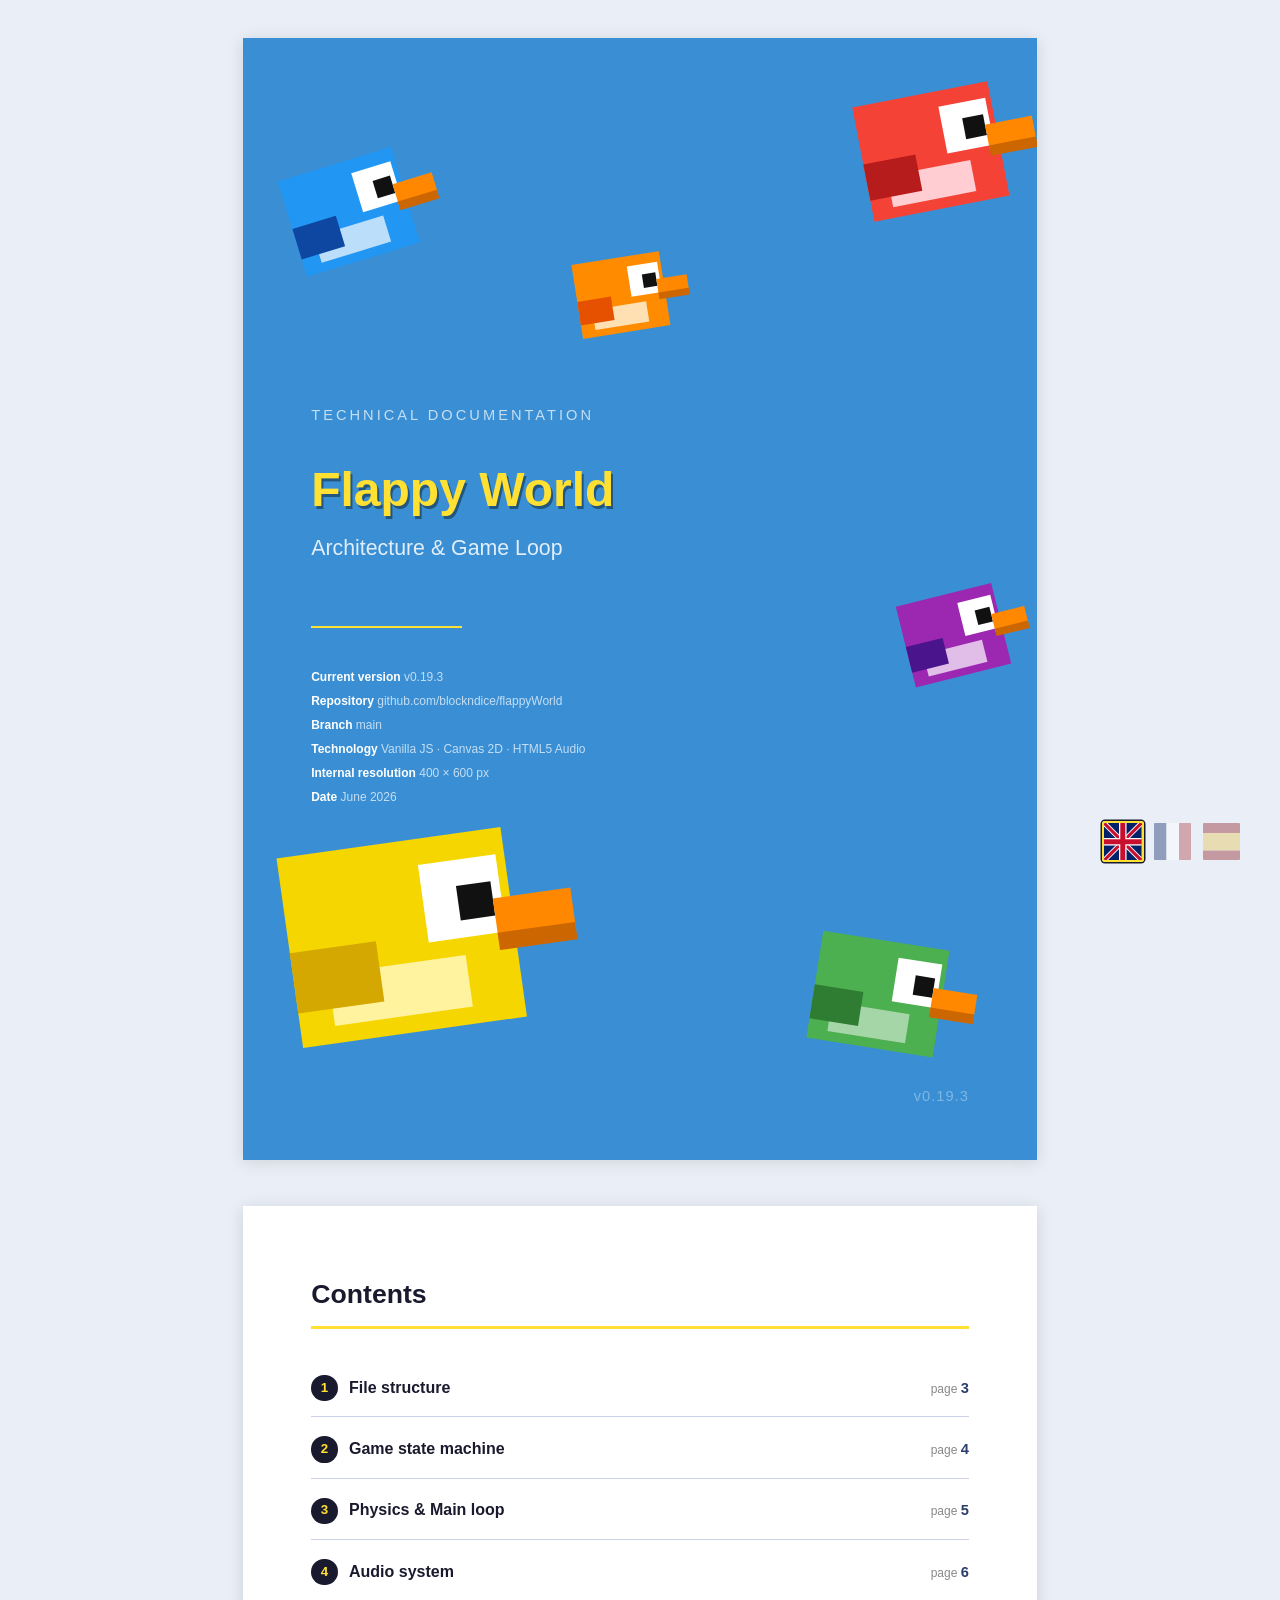
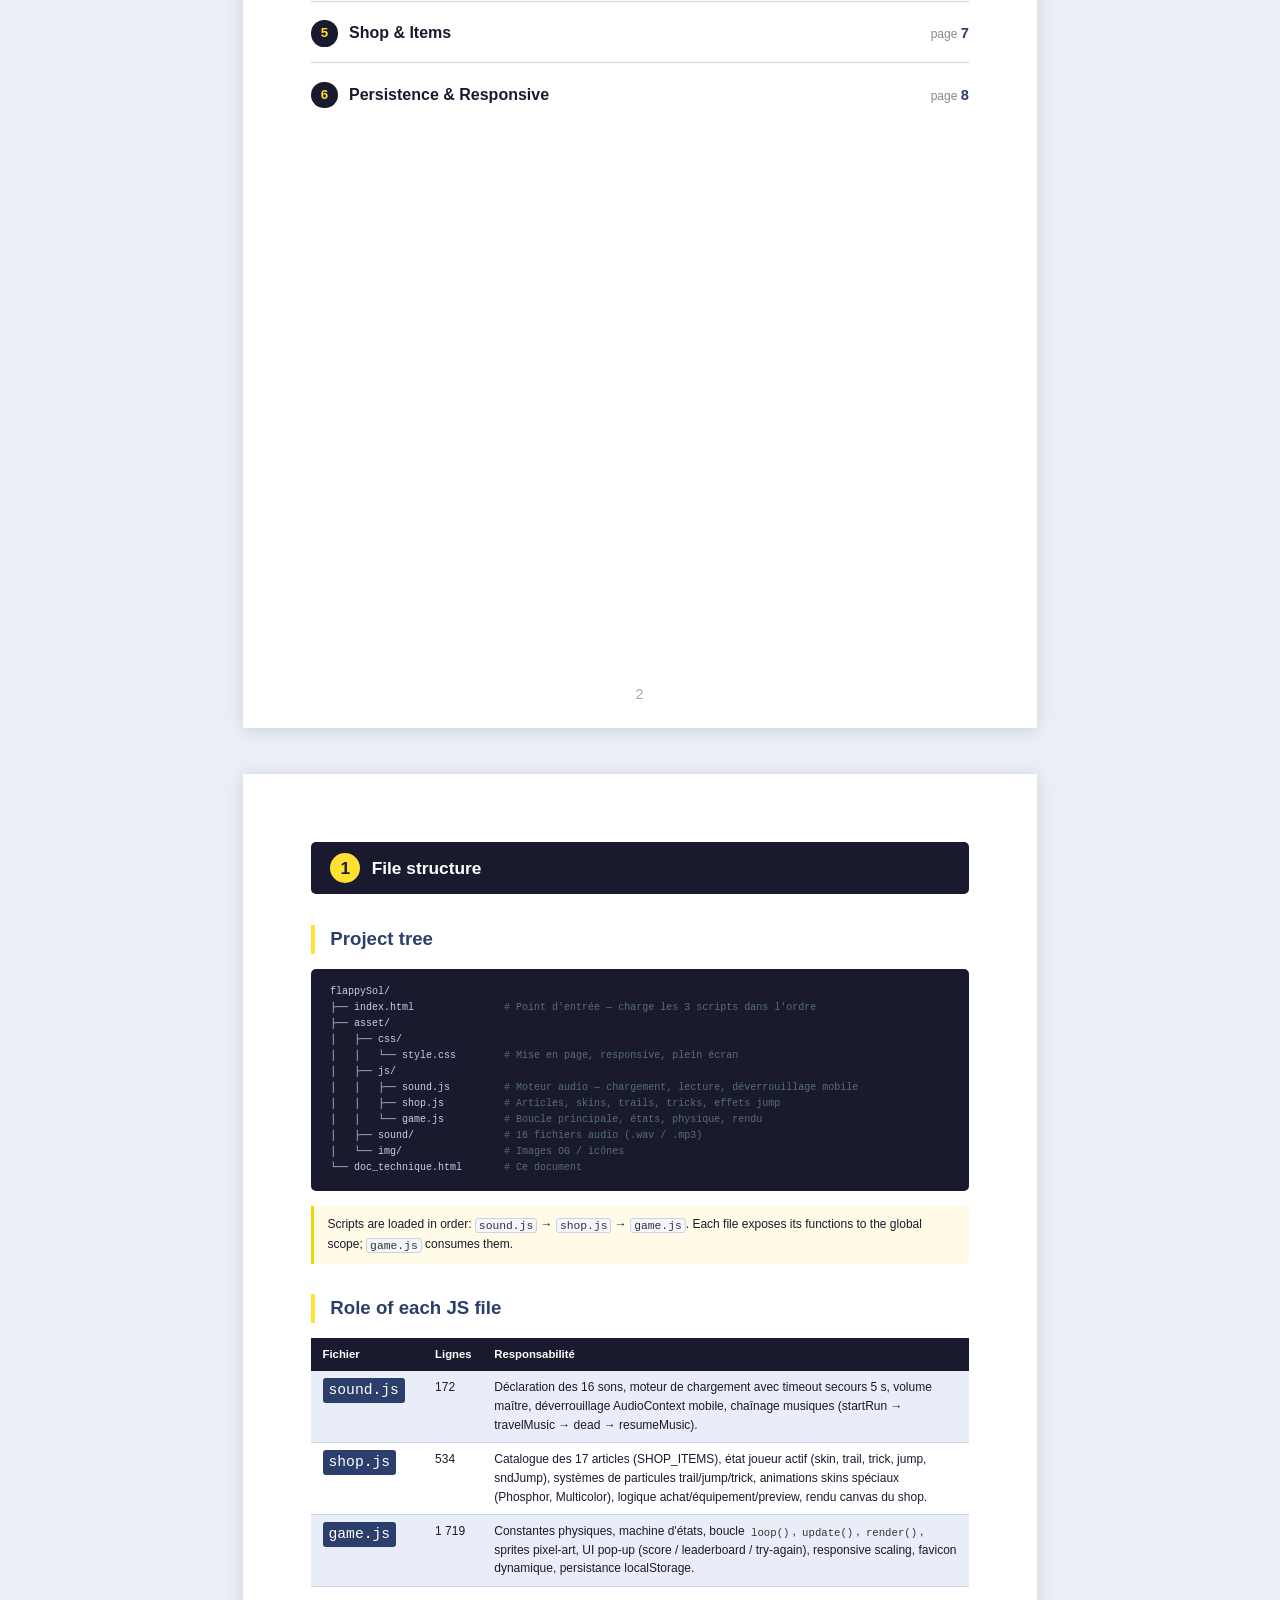
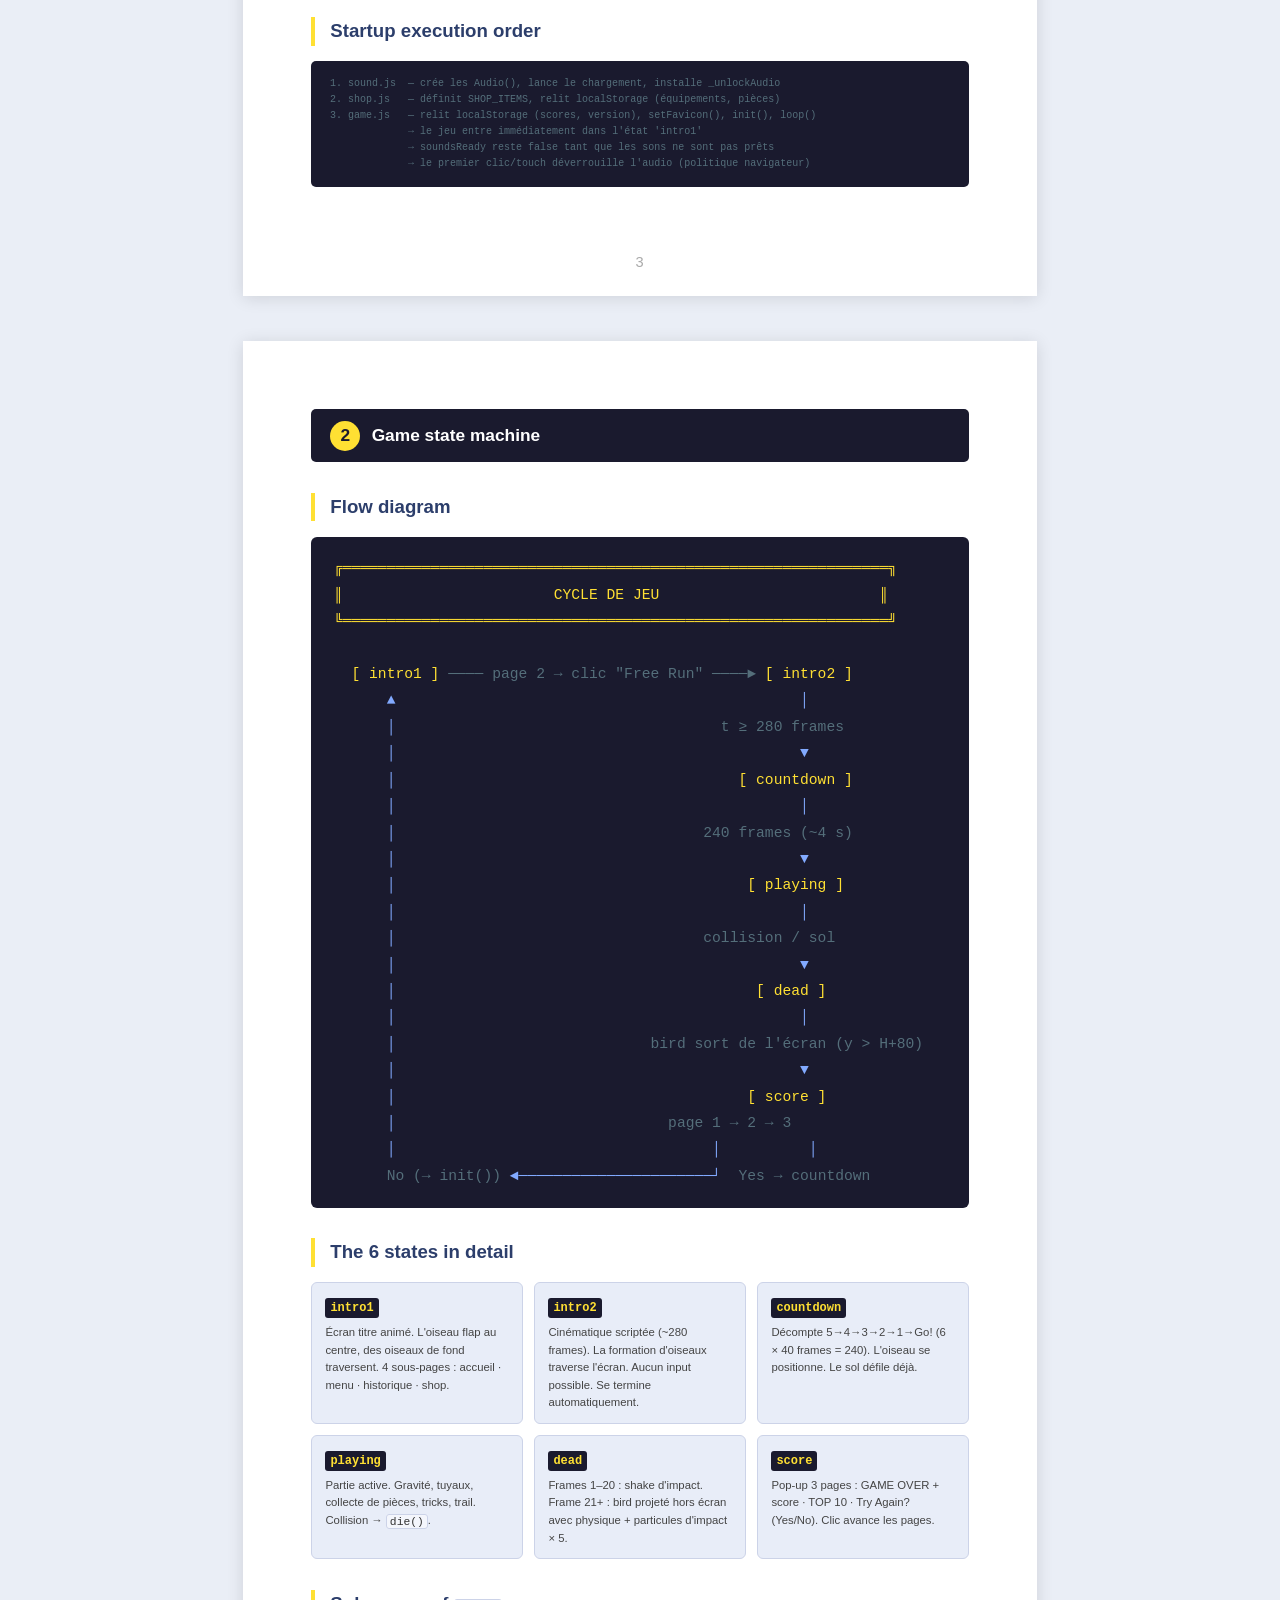
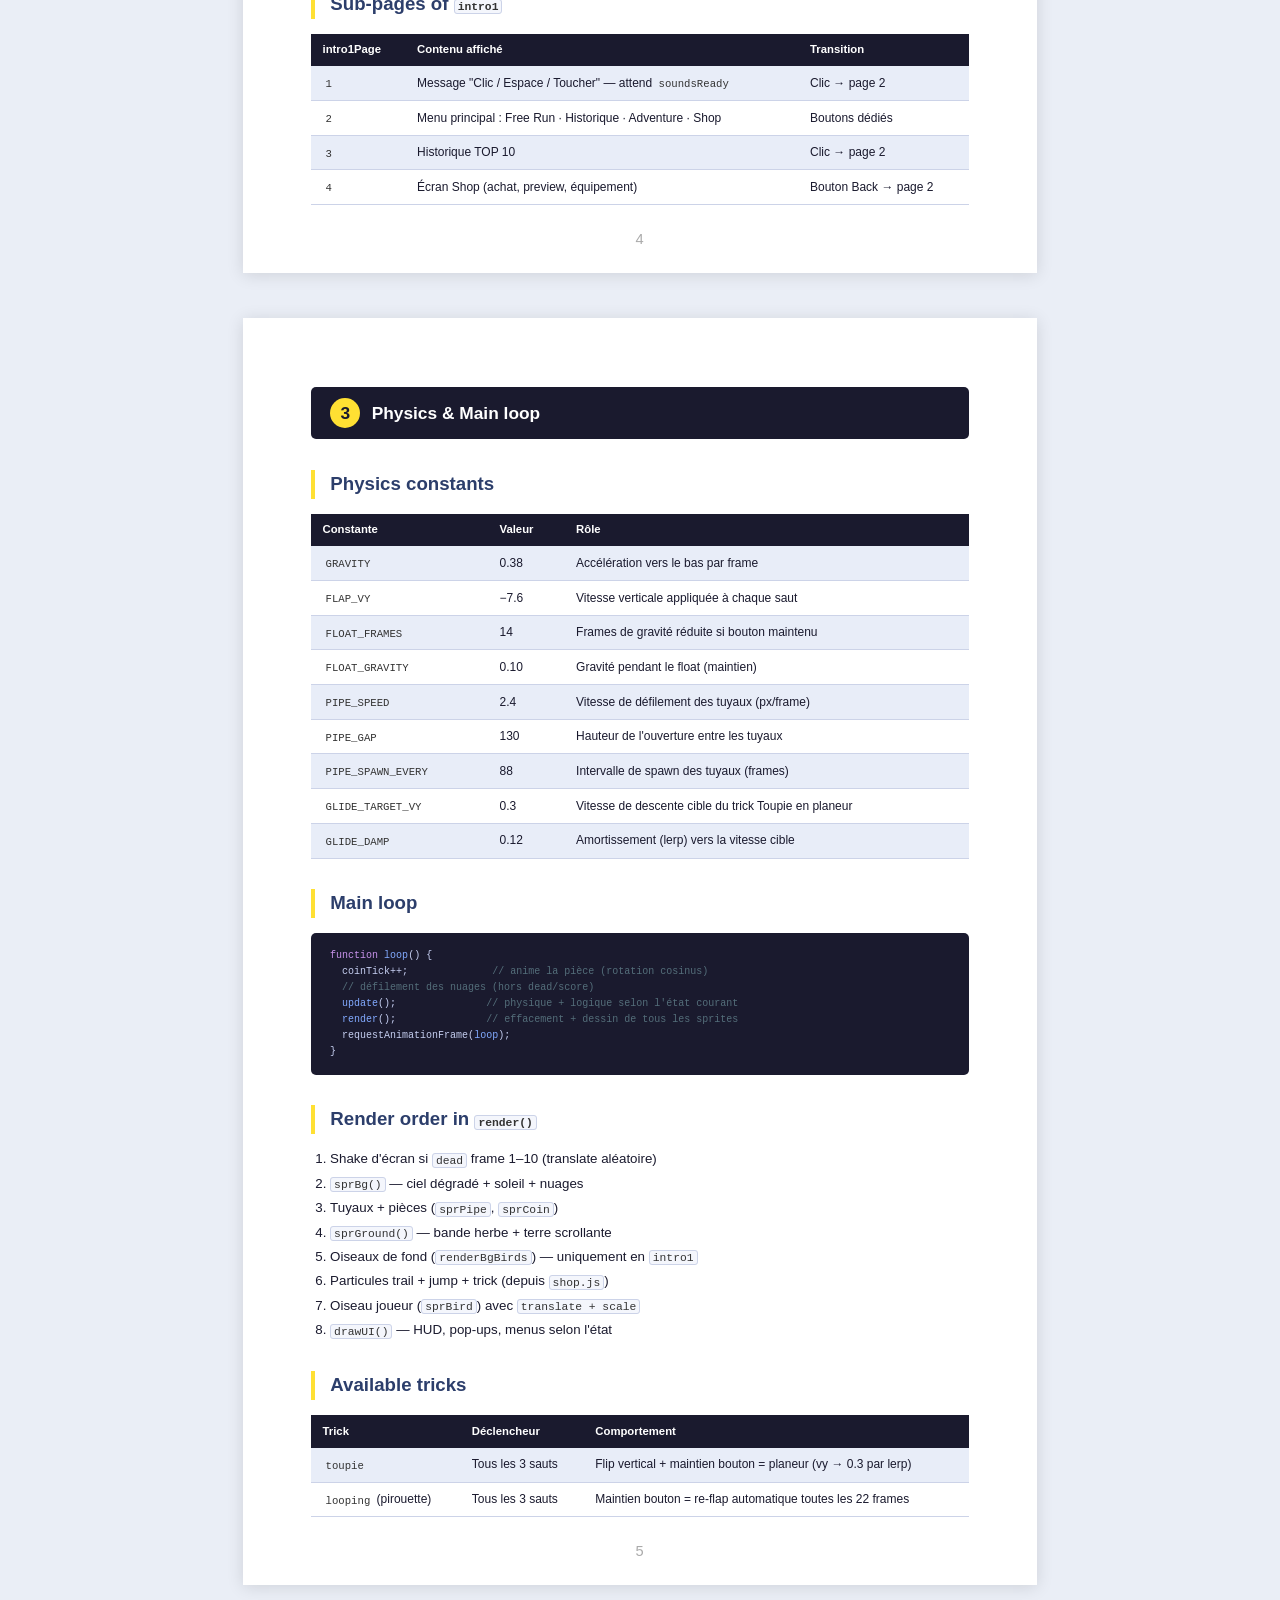
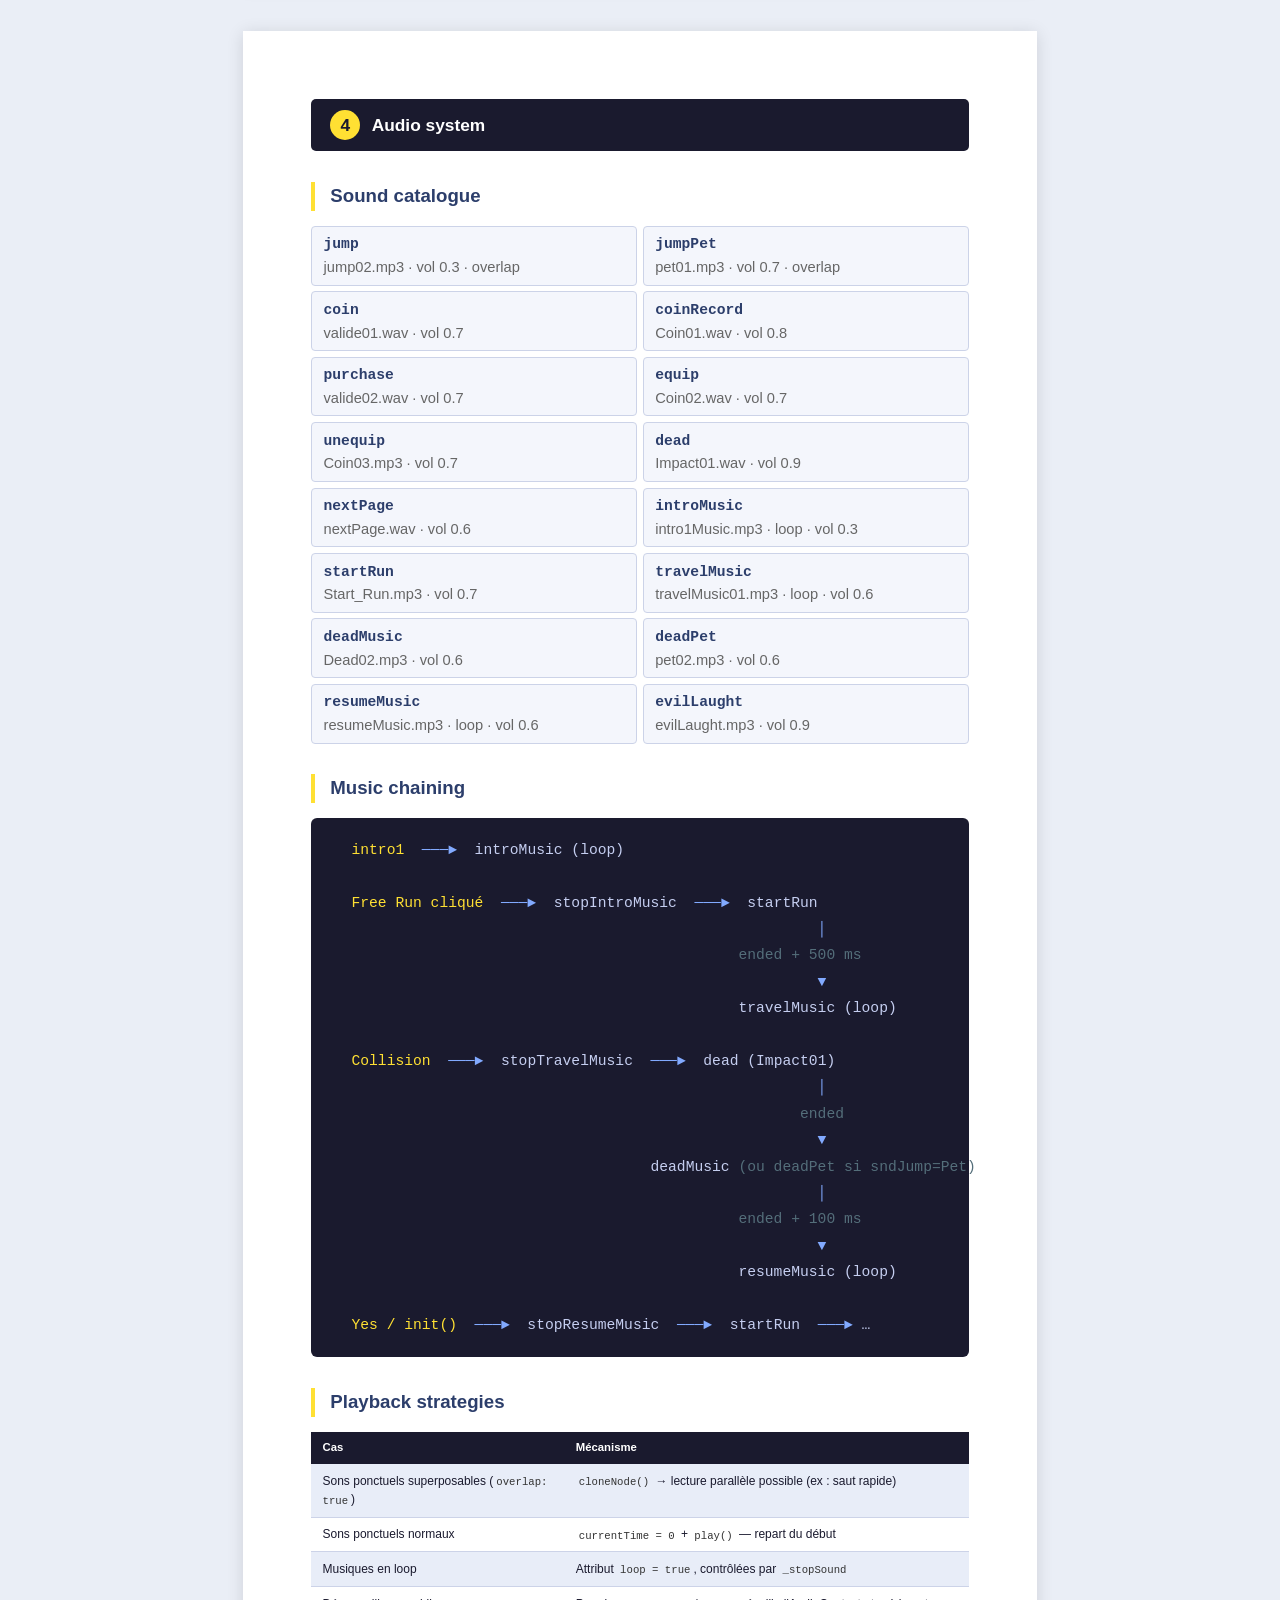
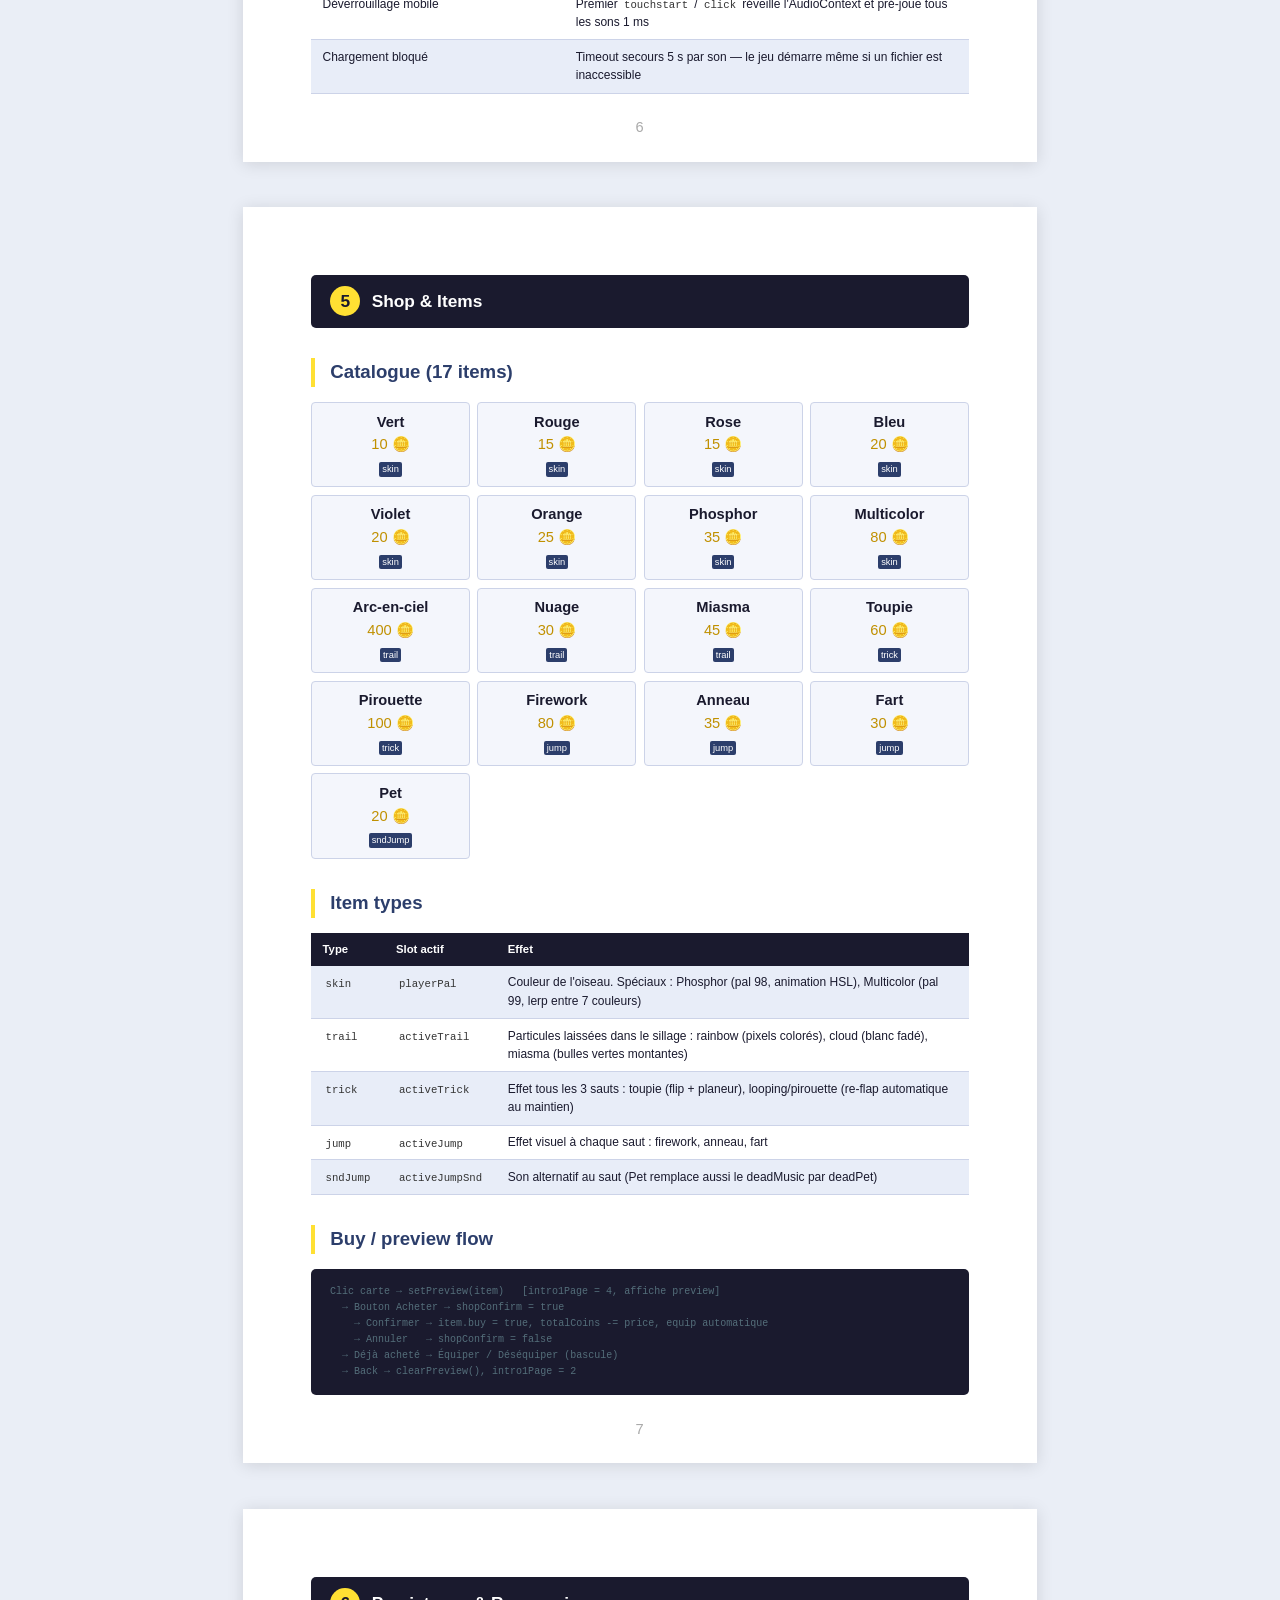
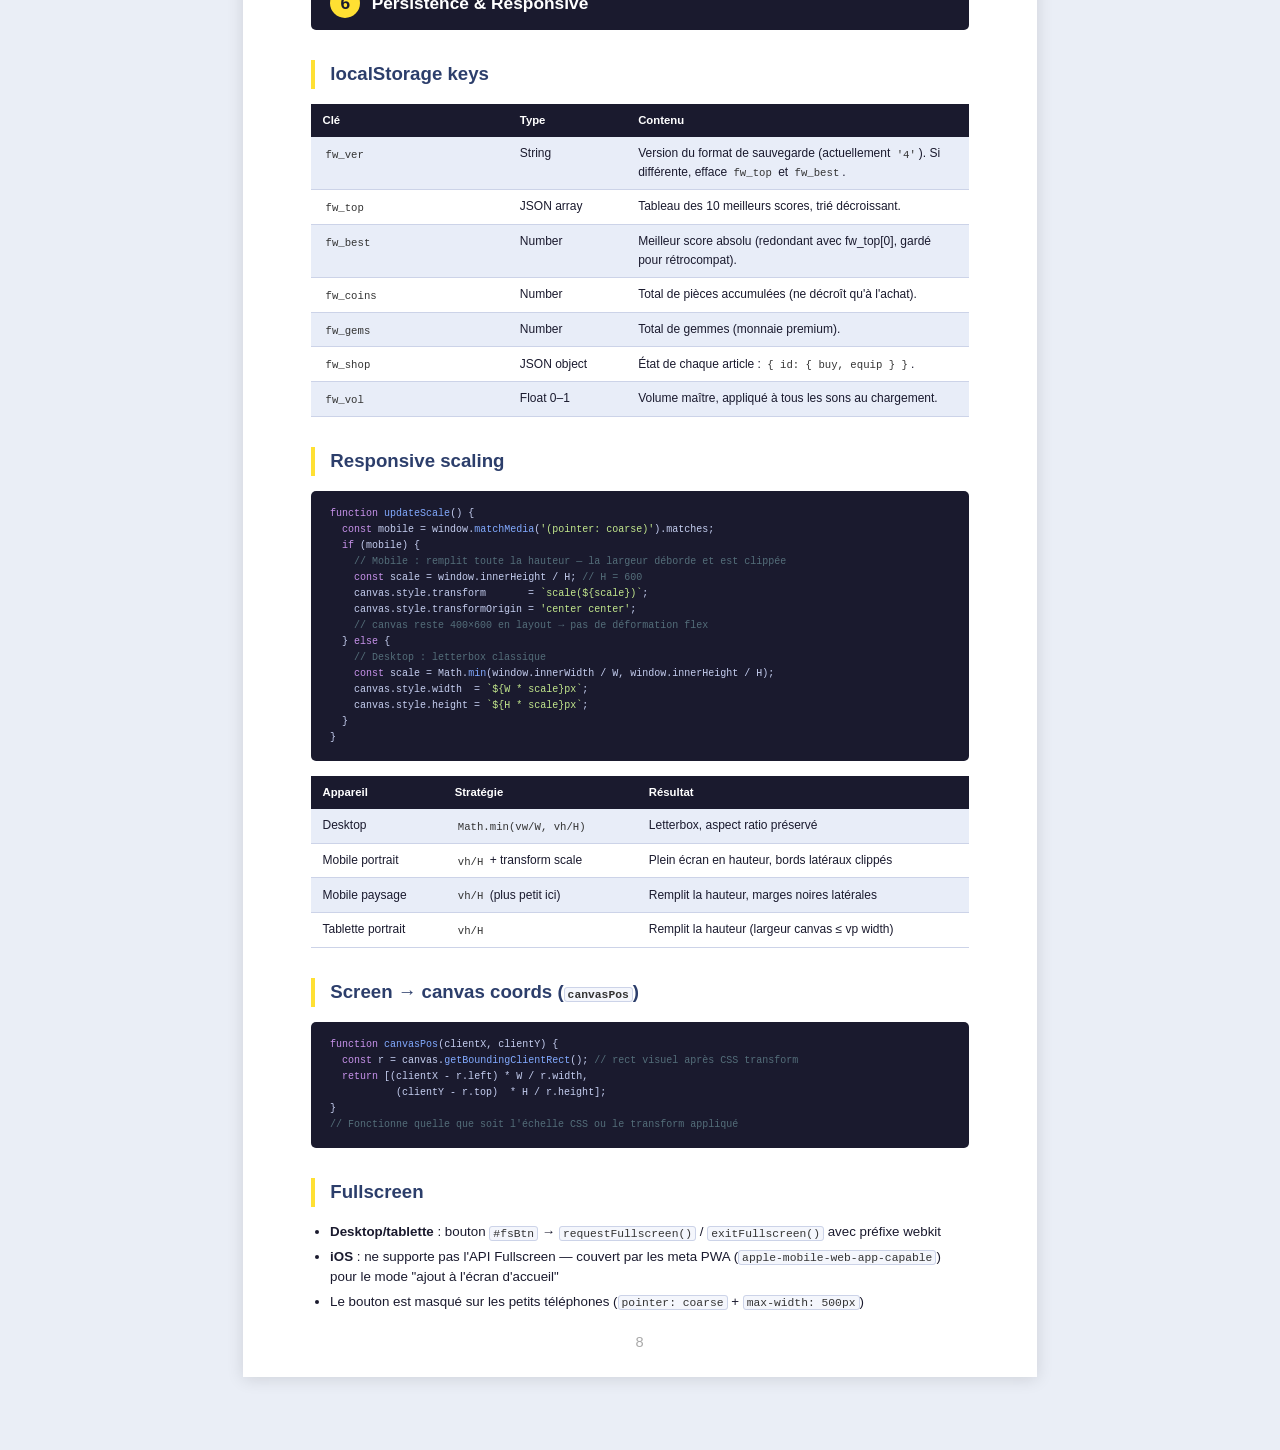
<file: asset/doc/doc_how_make_it.html>
<!DOCTYPE html>
<html lang="en">
<head>
<meta charset="UTF-8"/>
<title>Flappy World — Documentation Technique</title>
  <!-- Open Graph -->
  <meta property="og:type"        content="website">
  <meta property="og:site_name"   content="Block'n Dice">
  <meta property="og:title"       content="Flappy World — Documentation Technique">
  <meta property="og:description" content="Documentation technique de Flappy World par Block'n Dice. Architecture, sécurité et choix technologiques.">
  <meta property="og:url"         content="https://blockndice.github.io/whitePaper/asset/doc/doc_how_make_it.html">
  <meta property="og:image"       content="https://blockndice.github.io/whitePaper/asset/img/og-banner.jpg">
  <!-- Twitter Card -->
  <meta name="twitter:card"        content="summary_large_image">
  <meta name="twitter:title"       content="Flappy World — Documentation Technique">
  <meta name="twitter:description" content="Documentation technique de Flappy World par Block'n Dice. Architecture, sécurité et choix technologiques.">
  <meta name="twitter:image"       content="https://blockndice.github.io/whitePaper/asset/img/og-banner.jpg">
<link rel="icon" type="image/svg+xml" href="data:image/svg+xml,%3Csvg xmlns='http://www.w3.org/2000/svg' viewBox='-16 -14 36 30'%3E%3Cg transform='rotate(-20)'%3E%3Crect x='-13' y='-11' width='26' height='22' fill='%23f5d600'/%3E%3Crect x='-9' y='3' width='16' height='6' fill='%23fff3a0'/%3E%3Crect x='-13' y='0' width='10' height='7' fill='%23d4a800'/%3E%3Crect x='3' y='-8' width='9' height='9' fill='%23fff'/%3E%3Crect x='7' y='-5' width='4' height='4' fill='%23111'/%3E%3Crect x='11' y='-3' width='9' height='5' fill='%23ff8800'/%3E%3Crect x='11' y='1' width='9' height='2' fill='%23cc6600'/%3E%3C/g%3E%3C/svg%3E"/>
<style>
  /* ── Mise en page générale ── */
  *, *::before, *::after { box-sizing: border-box; margin: 0; padding: 0; }
  html { font-size: 11pt; }
  body { font-family: 'Helvetica Neue', Arial, sans-serif; color: #1a1a2e; background: #fff; line-height: 1.55; }

  /* ── Couleurs thème ── */
  :root {
    --accent:  #ffe033;
    --dark:    #1a1a2e;
    --mid:     #2c3e6b;
    --light:   #e8edf8;
    --code-bg: #f4f6fc;
    --border:  #ccd3e8;
  }

  /* ── Pages ── */
  .page {
    width: 210mm;
    min-height: 297mm;
    margin: 0 auto 12mm;
    padding: 18mm 18mm 14mm;
    background: #fff;
    position: relative;
  }

  /* ── Couverture ── */
  .cover {
    background: #3a8fd4;
    color: #fff;
    display: flex;
    flex-direction: column;
    justify-content: center;
    align-items: flex-start;
    gap: 0;
    overflow: hidden;
  }
  .cover-birds-svg {
    position: absolute;
    top: 0; left: 0;
    width: 100%; height: 100%;
    pointer-events: none;
  }
  .cover-tag {
    font-size: 11pt;
    letter-spacing: 3px;
    text-transform: uppercase;
    color: rgba(255,255,255,0.7);
    margin-bottom: 10mm;
  }
  .cover h1 {
    font-size: 36pt;
    font-weight: 900;
    line-height: 1.1;
    color: var(--accent);
    text-shadow: 2px 3px 0 rgba(0,0,0,0.4);
    margin-bottom: 4mm;
  }
  .cover h2 {
    font-size: 16pt;
    font-weight: 400;
    color: rgba(255,255,255,0.85);
    margin-bottom: 16mm;
  }
  .cover-divider {
    width: 40mm;
    height: 2px;
    background: var(--accent);
    margin-bottom: 10mm;
  }
  .cover-meta {
    font-size: 9pt;
    color: rgba(255,255,255,0.7);
    line-height: 2;
  }
  .cover-meta strong { color: #fff; }
  .cover-version {
    position: absolute;
    bottom: 14mm;
    right: 18mm;
    font-size: 11pt;
    color: rgba(255,255,255,0.35);
    letter-spacing: 1px;
  }

  /* ── Titres de section ── */
  h3 {
    font-size: 14pt;
    font-weight: 800;
    color: var(--mid);
    border-left: 4px solid var(--accent);
    padding-left: 4mm;
    margin: 8mm 0 4mm;
  }
  h4 {
    font-size: 10.5pt;
    font-weight: 700;
    color: var(--dark);
    margin: 5mm 0 2mm;
  }
  h5 {
    font-size: 9.5pt;
    font-weight: 700;
    color: var(--mid);
    margin: 3mm 0 1.5mm;
    text-transform: uppercase;
    letter-spacing: 0.5px;
  }

  /* ── Texte ── */
  p { margin-bottom: 2.5mm; font-size: 10pt; }
  ul, ol { margin: 2mm 0 3mm 5mm; font-size: 10pt; }
  li { margin-bottom: 1mm; }

  /* ── Code inline ── */
  code {
    font-family: 'Menlo', 'Courier New', monospace;
    font-size: 8.5pt;
    background: var(--code-bg);
    border: 1px solid var(--border);
    border-radius: 3px;
    padding: 0.5px 3px;
    color: #333;
  }

  /* ── Blocs code ── */
  pre {
    background: var(--dark);
    color: #c5cef0;
    font-family: 'Menlo', 'Courier New', monospace;
    font-size: 7.5pt;
    line-height: 1.6;
    padding: 4mm 5mm;
    border-radius: 5px;
    margin: 2mm 0 4mm;
    overflow: hidden;
    white-space: pre-wrap;
    word-break: break-word;
  }
  pre .kw  { color: #c792ea; }
  pre .str { color: #c3e88d; }
  pre .cmt { color: #546e7a; }
  pre .num { color: #f78c6c; }
  pre .fn  { color: #82aaff; }

  /* ── Tableaux ── */
  table {
    width: 100%;
    border-collapse: collapse;
    font-size: 9pt;
    margin: 2mm 0 4mm;
  }
  th {
    background: var(--dark);
    color: #fff;
    padding: 2mm 3mm;
    text-align: left;
    font-weight: 700;
    font-size: 8.5pt;
  }
  td {
    padding: 2mm 3mm;
    border-bottom: 1px solid var(--border);
    vertical-align: top;
  }
  tr:nth-child(even) td { background: var(--light); }
  td code { background: transparent; border: none; font-size: 8pt; }

  /* ── Carte état ── */
  .state-grid {
    display: grid;
    grid-template-columns: repeat(3, 1fr);
    gap: 3mm;
    margin: 3mm 0 5mm;
  }
  .state-card {
    background: var(--light);
    border: 1.5px solid var(--border);
    border-radius: 6px;
    padding: 3mm 3.5mm;
  }
  .state-card .state-name {
    font-family: 'Menlo', monospace;
    font-size: 9pt;
    font-weight: 700;
    color: var(--mid);
    background: var(--dark);
    color: var(--accent);
    display: inline-block;
    padding: 1px 5px;
    border-radius: 3px;
    margin-bottom: 1.5mm;
  }
  .state-card p { font-size: 8.5pt; margin: 0; color: #444; }

  /* ── Diagramme flux (ASCII art stylisé) ── */
  .diagram {
    background: var(--dark);
    color: #c5cef0;
    font-family: 'Menlo', 'Courier New', monospace;
    font-size: 11pt;
    line-height: 1.8;
    padding: 5mm 6mm;
    border-radius: 6px;
    margin: 3mm 0 5mm;
    white-space: pre;
  }
  .diagram .accent { color: #ffe033; }
  .diagram .arrow  { color: #82aaff; }
  .diagram .dim    { color: #546e7a; }

  /* ── Badge fichier ── */
  .file-badge {
    display: inline-block;
    background: var(--mid);
    color: #fff;
    font-family: 'Menlo', monospace;
    font-size: 11pt;
    padding: 1px 6px;
    border-radius: 3px;
    margin-right: 2mm;
    margin-bottom: 1mm;
  }

  /* ── Séparateur de page ── */
  .section-header {
    background: var(--dark);
    color: #fff;
    padding: 3mm 5mm;
    border-radius: 5px;
    margin-bottom: 5mm;
    display: flex;
    align-items: center;
    gap: 3mm;
  }
  .section-header .num {
    background: var(--accent);
    color: var(--dark);
    font-weight: 900;
    font-size: 13pt;
    width: 8mm;
    height: 8mm;
    display: flex;
    align-items: center;
    justify-content: center;
    border-radius: 50%;
    flex-shrink: 0;
  }
  .section-header h2 {
    font-size: 13pt;
    font-weight: 700;
    margin: 0;
  }

  /* ── Note d'info ── */
  .note {
    background: #fffbe6;
    border-left: 3px solid #f5d600;
    padding: 2.5mm 3.5mm;
    margin: 2mm 0 3.5mm;
    font-size: 9pt;
    border-radius: 0 4px 4px 0;
  }

  /* ── Sons liste ── */
  .sound-list {
    display: grid;
    grid-template-columns: 1fr 1fr;
    gap: 1.5mm;
    margin: 2mm 0 4mm;
  }
  .sound-item {
    background: var(--code-bg);
    border: 1px solid var(--border);
    border-radius: 4px;
    padding: 1.5mm 3mm;
    font-size: 11pt;
  }
  .sound-item .sid { font-family: 'Menlo', monospace; color: var(--mid); font-weight: 700; }
  .sound-item .sfile { color: #666; }

  /* ── Shop items ── */
  .shop-grid {
    display: grid;
    grid-template-columns: repeat(4, 1fr);
    gap: 2mm;
    margin: 2mm 0 4mm;
  }
  .shop-item {
    background: var(--code-bg);
    border: 1px solid var(--border);
    border-radius: 4px;
    padding: 2mm;
    font-size: 11pt;
    text-align: center;
  }
  .shop-item .sname { font-weight: 700; color: var(--dark); }
  .shop-item .sprice { color: #c09000; }
  .shop-item .stype {
    font-size: 7pt;
    background: var(--mid);
    color: #fff;
    padding: 0 3px;
    border-radius: 2px;
    display: inline-block;
    margin-top: 1mm;
  }

  /* ── localStorage table ── */
  .ls-table th:first-child { width: 30%; }
  .ls-table th:nth-child(2) { width: 18%; }

  /* ── Sommaire ── */
  .toc-title {
    font-size: 20pt;
    font-weight: 900;
    color: var(--dark);
    margin-bottom: 8mm;
    padding-bottom: 3mm;
    border-bottom: 3px solid var(--accent);
  }
  .toc-list { list-style: none; margin: 0; padding: 0; }
  .toc-list li {
    display: flex;
    align-items: center;
    gap: 3mm;
    padding: 4mm 0;
    border-bottom: 1px solid var(--border);
    font-size: 12pt;
  }
  .toc-list li:last-child { border-bottom: none; }
  .toc-num {
    background: var(--dark);
    color: var(--accent);
    font-weight: 900;
    font-size: 10pt;
    width: 7mm; height: 7mm;
    display: inline-flex;
    align-items: center;
    justify-content: center;
    border-radius: 50%;
    flex-shrink: 0;
  }
  .toc-label { font-weight: 700; color: var(--dark); flex: 1; }
  .toc-page { font-size: 9pt; color: #888; white-space: nowrap; }
  .toc-page strong { color: var(--mid); font-size: 11pt; }

  /* ── Sélecteur de langue ── */
  .lang-switcher {
    position: fixed;
    bottom: 10mm;
    right: 10mm;
    display: flex;
    gap: 2mm;
    z-index: 200;
  }
  .lang-btn {
    width: 11mm; height: 11mm;
    border-radius: 3px;
    border: 2.5px solid transparent;
    display: block;
    cursor: pointer;
    background: none;
    padding: 0;
    overflow: hidden;
    transition: opacity 0.2s, border-color 0.2s;
  }
  .lang-btn svg { display: block; width: 100%; height: 100%; }
  .lang-active {
    border-color: var(--accent);
    box-shadow: 0 0 0 1.5px var(--dark);
  }
  .lang-soon {
    opacity: 0.4;
    cursor: pointer;
    filter: grayscale(40%);
  }

  /* ── Numéro de page ── */
  body { counter-reset: pagenum 1; }
  .page:not(.cover) { counter-increment: pagenum; }
  .page:not(.cover)::after {
    content: counter(pagenum);
    position: absolute;
    bottom: 6mm;
    left: 50%;
    transform: translateX(-50%);
    font-size: 11pt;
    color: #aaa;
    letter-spacing: 1px;
  }

  /* ── Impression ── */
  @media print {
    body { background: #fff; }
    .page {
      width: 100%;
      margin: 0;
      padding: 14mm 16mm 12mm;
      page-break-after: always;
      min-height: auto;
      box-shadow: none;
    }
    .page:last-child { page-break-after: avoid; }
    @page { size: A4; margin: 0; }
    a { color: inherit; text-decoration: none; }
  }

  /* ── Écran : ombre de page ── */
  @media screen {
    body { background: #eaeef6; padding: 10mm 0; }
    .page { box-shadow: 0 2px 16px rgba(0,0,0,0.12); }
  }
</style>
</head>
<body>

<!-- ══════════════════════════════════════
     PAGE 1 — COUVERTURE
══════════════════════════════════════ -->
<div class="page cover">
  <!-- Oiseaux pixel-art — viewBox = A4 en mm (210×297) -->
  <svg class="cover-birds-svg" viewBox="0 0 210 297" xmlns="http://www.w3.org/2000/svg">
    <!-- Jaune — grand, bas gauche -->
    <g transform="translate(42,238) rotate(-8) scale(2.3)">
      <rect x="-13" y="-11" width="26" height="22" fill="#f5d600"/>
      <rect x="-9" y="3" width="16" height="6" fill="#fff3a0"/>
      <rect x="-13" y="0" width="10" height="7" fill="#d4a800"/>
      <rect x="3" y="-8" width="9" height="9" fill="#fff"/>
      <rect x="7" y="-5" width="4" height="4" fill="#111"/>
      <rect x="11" y="-3" width="9" height="5" fill="#ff8800"/>
      <rect x="11" y="1" width="9" height="2" fill="#cc6600"/>
    </g>
    <!-- Bleu — petit, haut gauche -->
    <g transform="translate(28,46) rotate(-17) scale(1.2)">
      <rect x="-13" y="-11" width="26" height="22" fill="#2196f3"/>
      <rect x="-9" y="3" width="16" height="6" fill="#bbdefb"/>
      <rect x="-13" y="0" width="10" height="7" fill="#0d47a1"/>
      <rect x="3" y="-8" width="9" height="9" fill="#fff"/>
      <rect x="7" y="-5" width="4" height="4" fill="#111"/>
      <rect x="11" y="-3" width="9" height="5" fill="#ff8800"/>
      <rect x="11" y="1" width="9" height="2" fill="#cc6600"/>
    </g>
    <!-- Rouge — moyen, haut droit -->
    <g transform="translate(182,30) rotate(-11) scale(1.4)">
      <rect x="-13" y="-11" width="26" height="22" fill="#f44336"/>
      <rect x="-9" y="3" width="16" height="6" fill="#ffcdd2"/>
      <rect x="-13" y="0" width="10" height="7" fill="#b71c1c"/>
      <rect x="3" y="-8" width="9" height="9" fill="#fff"/>
      <rect x="7" y="-5" width="4" height="4" fill="#111"/>
      <rect x="11" y="-3" width="9" height="5" fill="#ff8800"/>
      <rect x="11" y="1" width="9" height="2" fill="#cc6600"/>
    </g>
    <!-- Vert — moyen, bas droit -->
    <g transform="translate(168,253) rotate(9) scale(1.3)">
      <rect x="-13" y="-11" width="26" height="22" fill="#4caf50"/>
      <rect x="-9" y="3" width="16" height="6" fill="#a5d6a7"/>
      <rect x="-13" y="0" width="10" height="7" fill="#2e7d32"/>
      <rect x="3" y="-8" width="9" height="9" fill="#fff"/>
      <rect x="7" y="-5" width="4" height="4" fill="#111"/>
      <rect x="11" y="-3" width="9" height="5" fill="#ff8800"/>
      <rect x="11" y="1" width="9" height="2" fill="#cc6600"/>
    </g>
    <!-- Violet — petit, centre droit -->
    <g transform="translate(188,158) rotate(-14) scale(1.0)">
      <rect x="-13" y="-11" width="26" height="22" fill="#9c27b0"/>
      <rect x="-9" y="3" width="16" height="6" fill="#e1bee7"/>
      <rect x="-13" y="0" width="10" height="7" fill="#4a148c"/>
      <rect x="3" y="-8" width="9" height="9" fill="#fff"/>
      <rect x="7" y="-5" width="4" height="4" fill="#111"/>
      <rect x="11" y="-3" width="9" height="5" fill="#ff8800"/>
      <rect x="11" y="1" width="9" height="2" fill="#cc6600"/>
    </g>
    <!-- Orange — très petit, haut centre -->
    <g transform="translate(100,68) rotate(-9) scale(0.9)">
      <rect x="-13" y="-11" width="26" height="22" fill="#ff8c00"/>
      <rect x="-9" y="3" width="16" height="6" fill="#ffe0b2"/>
      <rect x="-13" y="0" width="10" height="7" fill="#e65100"/>
      <rect x="3" y="-8" width="9" height="9" fill="#fff"/>
      <rect x="7" y="-5" width="4" height="4" fill="#111"/>
      <rect x="11" y="-3" width="9" height="5" fill="#ff8800"/>
      <rect x="11" y="1" width="9" height="2" fill="#cc6600"/>
    </g>
  </svg>
  <div class="cover-tag" data-i18n="cover.tag">Technical Documentation</div>
  <h1>Flappy World</h1>
  <h2 data-i18n="cover.h2">Architecture &amp; Game Loop</h2>
  <div class="cover-divider"></div>
  <div class="cover-meta" data-i18n-html="cover.meta">
    <strong>Current version</strong> v0.19.3<br>
    <strong>Repository</strong> github.com/blockndice/flappyWorld<br>
    <strong>Branch</strong> main<br>
    <strong>Technology</strong> Vanilla JS · Canvas 2D · HTML5 Audio<br>
    <strong>Internal resolution</strong> 400 × 600 px<br>
    <strong>Date</strong> June 2026
  </div>
  <div class="cover-version">v0.19.3</div>
</div>


<!-- ══════════════════════════════════════
     PAGE 2 — SOMMAIRE
══════════════════════════════════════ -->
<div class="page">
  <div class="toc-title" data-i18n="toc.title">Contents</div>
  <ul class="toc-list">
    <li><span class="toc-num">1</span><span class="toc-label" data-i18n="toc.1">File structure</span><span class="toc-page">page <strong>3</strong></span></li>
    <li><span class="toc-num">2</span><span class="toc-label" data-i18n="toc.2">Game state machine</span><span class="toc-page">page <strong>4</strong></span></li>
    <li><span class="toc-num">3</span><span class="toc-label" data-i18n="toc.3">Physics &amp; Main loop</span><span class="toc-page">page <strong>5</strong></span></li>
    <li><span class="toc-num">4</span><span class="toc-label" data-i18n="toc.4">Audio system</span><span class="toc-page">page <strong>6</strong></span></li>
    <li><span class="toc-num">5</span><span class="toc-label" data-i18n="toc.5">Shop &amp; Items</span><span class="toc-page">page <strong>7</strong></span></li>
    <li><span class="toc-num">6</span><span class="toc-label" data-i18n="toc.6">Persistence &amp; Responsive</span><span class="toc-page">page <strong>8</strong></span></li>
  </ul>
</div>


<!-- ══════════════════════════════════════
     PAGE 3 — STRUCTURE DES FICHIERS
══════════════════════════════════════ -->
<div class="page">
  <div class="section-header"><div class="num">1</div><h2 data-i18n="s1.h2">File structure</h2></div>

  <h3 data-i18n="s1.h3.tree">Project tree</h3>
  <pre>flappySol/
├── index.html               <span class="cmt"># Point d'entrée — charge les 3 scripts dans l'ordre</span>
├── asset/
│   ├── css/
│   │   └── style.css        <span class="cmt"># Mise en page, responsive, plein écran</span>
│   ├── js/
│   │   ├── sound.js         <span class="cmt"># Moteur audio — chargement, lecture, déverrouillage mobile</span>
│   │   ├── shop.js          <span class="cmt"># Articles, skins, trails, tricks, effets jump</span>
│   │   └── game.js          <span class="cmt"># Boucle principale, états, physique, rendu</span>
│   ├── sound/               <span class="cmt"># 16 fichiers audio (.wav / .mp3)</span>
│   └── img/                 <span class="cmt"># Images OG / icônes</span>
└── doc_technique.html       <span class="cmt"># Ce document</span></pre>

  <div class="note" data-i18n-html="s1.note">Scripts are loaded in order: <code>sound.js</code> → <code>shop.js</code> → <code>game.js</code>. Each file exposes its functions to the global scope; <code>game.js</code> consumes them.</div>

  <h3 data-i18n="s1.h3.roles">Role of each JS file</h3>
  <table>
    <tr><th>Fichier</th><th>Lignes</th><th>Responsabilité</th></tr>
    <tr><td><span class="file-badge">sound.js</span></td><td>172</td><td>Déclaration des 16 sons, moteur de chargement avec timeout secours 5 s, volume maître, déverrouillage AudioContext mobile, chaînage musiques (startRun → travelMusic → dead → resumeMusic).</td></tr>
    <tr><td><span class="file-badge">shop.js</span></td><td>534</td><td>Catalogue des 17 articles (SHOP_ITEMS), état joueur actif (skin, trail, trick, jump, sndJump), systèmes de particules trail/jump/trick, animations skins spéciaux (Phosphor, Multicolor), logique achat/équipement/preview, rendu canvas du shop.</td></tr>
    <tr><td><span class="file-badge">game.js</span></td><td>1 719</td><td>Constantes physiques, machine d'états, boucle <code>loop()</code>, <code>update()</code>, <code>render()</code>, sprites pixel-art, UI pop-up (score / leaderboard / try-again), responsive scaling, favicon dynamique, persistance localStorage.</td></tr>
  </table>

  <h3 data-i18n="s1.h3.order">Startup execution order</h3>
  <pre><span class="cmt">1. sound.js  — crée les Audio(), lance le chargement, installe _unlockAudio</span>
<span class="cmt">2. shop.js   — définit SHOP_ITEMS, relit localStorage (équipements, pièces)</span>
<span class="cmt">3. game.js   — relit localStorage (scores, version), setFavicon(), init(), loop()</span>
<span class="cmt">             → le jeu entre immédiatement dans l'état 'intro1'</span>
<span class="cmt">             → soundsReady reste false tant que les sons ne sont pas prêts</span>
<span class="cmt">             → le premier clic/touch déverrouille l'audio (politique navigateur)</span></pre>
</div>


<!-- ══════════════════════════════════════
     PAGE 3 — MACHINE D'ÉTATS
══════════════════════════════════════ -->
<div class="page">
  <div class="section-header"><div class="num">2</div><h2 data-i18n="s2.h2">Game state machine</h2></div>

  <h3 data-i18n="s2.h3.diagram">Flow diagram</h3>
  <div class="diagram"><span class="accent">╔══════════════════════════════════════════════════════════════╗
║                        CYCLE DE JEU                         ║
╚══════════════════════════════════════════════════════════════╝</span>

  <span class="accent">[ intro1 ]</span> <span class="dim">──── page 2 → clic "Free Run" ────►</span> <span class="accent">[ intro2 ]</span>
      <span class="arrow">▲</span>                                              <span class="arrow">│</span>
      <span class="arrow">│</span>                                     <span class="dim">t ≥ 280 frames</span>
      <span class="arrow">│</span>                                              <span class="arrow">▼</span>
      <span class="arrow">│</span>                                       <span class="accent">[ countdown ]</span>
      <span class="arrow">│</span>                                              <span class="arrow">│</span>
      <span class="arrow">│</span>                                   <span class="dim">240 frames (~4 s)</span>
      <span class="arrow">│</span>                                              <span class="arrow">▼</span>
      <span class="arrow">│</span>                                        <span class="accent">[ playing ]</span>
      <span class="arrow">│</span>                                              <span class="arrow">│</span>
      <span class="arrow">│</span>                                   <span class="dim">collision / sol</span>
      <span class="arrow">│</span>                                              <span class="arrow">▼</span>
      <span class="arrow">│</span>                                         <span class="accent">[ dead ]</span>
      <span class="arrow">│</span>                                              <span class="arrow">│</span>
      <span class="arrow">│</span>                             <span class="dim">bird sort de l'écran (y > H+80)</span>
      <span class="arrow">│</span>                                              <span class="arrow">▼</span>
      <span class="arrow">│</span>                                        <span class="accent">[ score ]</span>
      <span class="arrow">│</span>                               <span class="dim">page 1 → 2 → 3</span>
      <span class="arrow">│</span>                                    <span class="arrow">│</span>          <span class="arrow">│</span>
      <span class="dim">No (→ init())</span> <span class="arrow">◄──────────────────────┘</span>  <span class="dim">Yes → countdown</span>
</div>

  <h3 data-i18n="s2.h3.states">The 6 states in detail</h3>
  <div class="state-grid">
    <div class="state-card">
      <div class="state-name">intro1</div>
      <p>Écran titre animé. L'oiseau flap au centre, des oiseaux de fond traversent. 4 sous-pages : accueil · menu · historique · shop.</p>
    </div>
    <div class="state-card">
      <div class="state-name">intro2</div>
      <p>Cinématique scriptée (~280 frames). La formation d'oiseaux traverse l'écran. Aucun input possible. Se termine automatiquement.</p>
    </div>
    <div class="state-card">
      <div class="state-name">countdown</div>
      <p>Décompte 5→4→3→2→1→Go! (6 × 40 frames = 240). L'oiseau se positionne. Le sol défile déjà.</p>
    </div>
    <div class="state-card">
      <div class="state-name">playing</div>
      <p>Partie active. Gravité, tuyaux, collecte de pièces, tricks, trail. Collision → <code>die()</code>.</p>
    </div>
    <div class="state-card">
      <div class="state-name">dead</div>
      <p>Frames 1–20 : shake d'impact. Frame 21+ : bird projeté hors écran avec physique + particules d'impact × 5.</p>
    </div>
    <div class="state-card">
      <div class="state-name">score</div>
      <p>Pop-up 3 pages : GAME OVER + score · TOP 10 · Try Again? (Yes/No). Clic avance les pages.</p>
    </div>
  </div>

  <h3 data-i18n-html="s2.h3.subpages">Sub-pages of <code>intro1</code></h3>
  <table>
    <tr><th>intro1Page</th><th>Contenu affiché</th><th>Transition</th></tr>
    <tr><td><code>1</code></td><td>Message "Clic / Espace / Toucher" — attend <code>soundsReady</code></td><td>Clic → page 2</td></tr>
    <tr><td><code>2</code></td><td>Menu principal : Free Run · Historique · Adventure · Shop</td><td>Boutons dédiés</td></tr>
    <tr><td><code>3</code></td><td>Historique TOP 10</td><td>Clic → page 2</td></tr>
    <tr><td><code>4</code></td><td>Écran Shop (achat, preview, équipement)</td><td>Bouton Back → page 2</td></tr>
  </table>
</div>


<!-- ══════════════════════════════════════
     PAGE 4 — PHYSIQUE & BOUCLE
══════════════════════════════════════ -->
<div class="page">
  <div class="section-header"><div class="num">3</div><h2 data-i18n="s3.h2">Physics &amp; Main loop</h2></div>

  <h3 data-i18n="s3.h3.consts">Physics constants</h3>
  <table>
    <tr><th>Constante</th><th>Valeur</th><th>Rôle</th></tr>
    <tr><td><code>GRAVITY</code></td><td>0.38</td><td>Accélération vers le bas par frame</td></tr>
    <tr><td><code>FLAP_VY</code></td><td>−7.6</td><td>Vitesse verticale appliquée à chaque saut</td></tr>
    <tr><td><code>FLOAT_FRAMES</code></td><td>14</td><td>Frames de gravité réduite si bouton maintenu</td></tr>
    <tr><td><code>FLOAT_GRAVITY</code></td><td>0.10</td><td>Gravité pendant le float (maintien)</td></tr>
    <tr><td><code>PIPE_SPEED</code></td><td>2.4</td><td>Vitesse de défilement des tuyaux (px/frame)</td></tr>
    <tr><td><code>PIPE_GAP</code></td><td>130</td><td>Hauteur de l'ouverture entre les tuyaux</td></tr>
    <tr><td><code>PIPE_SPAWN_EVERY</code></td><td>88</td><td>Intervalle de spawn des tuyaux (frames)</td></tr>
    <tr><td><code>GLIDE_TARGET_VY</code></td><td>0.3</td><td>Vitesse de descente cible du trick Toupie en planeur</td></tr>
    <tr><td><code>GLIDE_DAMP</code></td><td>0.12</td><td>Amortissement (lerp) vers la vitesse cible</td></tr>
  </table>

  <h3 data-i18n="s3.h3.loop">Main loop</h3>
  <pre><span class="kw">function</span> <span class="fn">loop</span>() {
  coinTick++;              <span class="cmt">// anime la pièce (rotation cosinus)</span>
  <span class="cmt">// défilement des nuages (hors dead/score)</span>
  <span class="fn">update</span>();               <span class="cmt">// physique + logique selon l'état courant</span>
  <span class="fn">render</span>();               <span class="cmt">// effacement + dessin de tous les sprites</span>
  requestAnimationFrame(<span class="fn">loop</span>);
}</pre>

  <h3 data-i18n-html="s3.h3.render">Render order in <code>render()</code></h3>
  <ol>
    <li>Shake d'écran si <code>dead</code> frame 1–10 (translate aléatoire)</li>
    <li><code>sprBg()</code> — ciel dégradé + soleil + nuages</li>
    <li>Tuyaux + pièces (<code>sprPipe</code>, <code>sprCoin</code>)</li>
    <li><code>sprGround()</code> — bande herbe + terre scrollante</li>
    <li>Oiseaux de fond (<code>renderBgBirds</code>) — uniquement en <code>intro1</code></li>
    <li>Particules trail + jump + trick (depuis <code>shop.js</code>)</li>
    <li>Oiseau joueur (<code>sprBird</code>) avec <code>translate + scale</code></li>
    <li><code>drawUI()</code> — HUD, pop-ups, menus selon l'état</li>
  </ol>

  <h3 data-i18n="s3.h3.tricks">Available tricks</h3>
  <table>
    <tr><th>Trick</th><th>Déclencheur</th><th>Comportement</th></tr>
    <tr><td><code>toupie</code></td><td>Tous les 3 sauts</td><td>Flip vertical + maintien bouton = planeur (vy → 0.3 par lerp)</td></tr>
    <tr><td><code>looping</code> (pirouette)</td><td>Tous les 3 sauts</td><td>Maintien bouton = re-flap automatique toutes les 22 frames</td></tr>
  </table>
</div>


<!-- ══════════════════════════════════════
     PAGE 5 — SYSTÈME AUDIO
══════════════════════════════════════ -->
<div class="page">
  <div class="section-header"><div class="num">4</div><h2 data-i18n="s4.h2">Audio system</h2></div>

  <h3 data-i18n="s4.h3.catalog">Sound catalogue</h3>
  <div class="sound-list">
    <div class="sound-item"><span class="sid">jump</span><br><span class="sfile">jump02.mp3 · vol 0.3 · overlap</span></div>
    <div class="sound-item"><span class="sid">jumpPet</span><br><span class="sfile">pet01.mp3 · vol 0.7 · overlap</span></div>
    <div class="sound-item"><span class="sid">coin</span><br><span class="sfile">valide01.wav · vol 0.7</span></div>
    <div class="sound-item"><span class="sid">coinRecord</span><br><span class="sfile">Coin01.wav · vol 0.8</span></div>
    <div class="sound-item"><span class="sid">purchase</span><br><span class="sfile">valide02.wav · vol 0.7</span></div>
    <div class="sound-item"><span class="sid">equip</span><br><span class="sfile">Coin02.wav · vol 0.7</span></div>
    <div class="sound-item"><span class="sid">unequip</span><br><span class="sfile">Coin03.mp3 · vol 0.7</span></div>
    <div class="sound-item"><span class="sid">dead</span><br><span class="sfile">Impact01.wav · vol 0.9</span></div>
    <div class="sound-item"><span class="sid">nextPage</span><br><span class="sfile">nextPage.wav · vol 0.6</span></div>
    <div class="sound-item"><span class="sid">introMusic</span><br><span class="sfile">intro1Music.mp3 · loop · vol 0.3</span></div>
    <div class="sound-item"><span class="sid">startRun</span><br><span class="sfile">Start_Run.mp3 · vol 0.7</span></div>
    <div class="sound-item"><span class="sid">travelMusic</span><br><span class="sfile">travelMusic01.mp3 · loop · vol 0.6</span></div>
    <div class="sound-item"><span class="sid">deadMusic</span><br><span class="sfile">Dead02.mp3 · vol 0.6</span></div>
    <div class="sound-item"><span class="sid">deadPet</span><br><span class="sfile">pet02.mp3 · vol 0.6</span></div>
    <div class="sound-item"><span class="sid">resumeMusic</span><br><span class="sfile">resumeMusic.mp3 · loop · vol 0.6</span></div>
    <div class="sound-item"><span class="sid">evilLaught</span><br><span class="sfile">evilLaught.mp3 · vol 0.9</span></div>
  </div>

  <h3 data-i18n="s4.h3.chain">Music chaining</h3>
  <div class="diagram">  <span class="accent">intro1</span>  <span class="arrow">───►</span>  introMusic (loop)

  <span class="accent">Free Run cliqué</span>  <span class="arrow">───►</span>  stopIntroMusic  <span class="arrow">───►</span>  startRun
                                                       <span class="arrow">│</span>
                                              <span class="dim">ended + 500 ms</span>
                                                       <span class="arrow">▼</span>
                                              travelMusic (loop)

  <span class="accent">Collision</span>  <span class="arrow">───►</span>  stopTravelMusic  <span class="arrow">───►</span>  dead (Impact01)
                                                       <span class="arrow">│</span>
                                                     <span class="dim">ended</span>
                                                       <span class="arrow">▼</span>
                                    deadMusic <span class="dim">(ou deadPet si sndJump=Pet)</span>
                                                       <span class="arrow">│</span>
                                              <span class="dim">ended + 100 ms</span>
                                                       <span class="arrow">▼</span>
                                              resumeMusic (loop)

  <span class="accent">Yes / init()</span>  <span class="arrow">───►</span>  stopResumeMusic  <span class="arrow">───►</span>  startRun  <span class="arrow">───►</span> …</div>

  <h3 data-i18n="s4.h3.strategies">Playback strategies</h3>
  <table>
    <tr><th>Cas</th><th>Mécanisme</th></tr>
    <tr><td>Sons ponctuels superposables (<code>overlap: true</code>)</td><td><code>cloneNode()</code> → lecture parallèle possible (ex : saut rapide)</td></tr>
    <tr><td>Sons ponctuels normaux</td><td><code>currentTime = 0</code> + <code>play()</code> — repart du début</td></tr>
    <tr><td>Musiques en loop</td><td>Attribut <code>loop = true</code>, contrôlées par <code>_stopSound</code></td></tr>
    <tr><td>Déverrouillage mobile</td><td>Premier <code>touchstart</code> / <code>click</code> réveille l'AudioContext et pré-joue tous les sons 1 ms</td></tr>
    <tr><td>Chargement bloqué</td><td>Timeout secours 5 s par son — le jeu démarre même si un fichier est inaccessible</td></tr>
  </table>
</div>


<!-- ══════════════════════════════════════
     PAGE 6 — SHOP & ARTICLES
══════════════════════════════════════ -->
<div class="page">
  <div class="section-header"><div class="num">5</div><h2 data-i18n="s5.h2">Shop &amp; Items</h2></div>

  <h3 data-i18n="s5.h3.catalog">Catalogue (17 items)</h3>
  <div class="shop-grid">
    <div class="shop-item"><div class="sname">Vert</div><div class="sprice">10 🪙</div><div class="stype">skin</div></div>
    <div class="shop-item"><div class="sname">Rouge</div><div class="sprice">15 🪙</div><div class="stype">skin</div></div>
    <div class="shop-item"><div class="sname">Rose</div><div class="sprice">15 🪙</div><div class="stype">skin</div></div>
    <div class="shop-item"><div class="sname">Bleu</div><div class="sprice">20 🪙</div><div class="stype">skin</div></div>
    <div class="shop-item"><div class="sname">Violet</div><div class="sprice">20 🪙</div><div class="stype">skin</div></div>
    <div class="shop-item"><div class="sname">Orange</div><div class="sprice">25 🪙</div><div class="stype">skin</div></div>
    <div class="shop-item"><div class="sname">Phosphor</div><div class="sprice">35 🪙</div><div class="stype">skin</div></div>
    <div class="shop-item"><div class="sname">Multicolor</div><div class="sprice">80 🪙</div><div class="stype">skin</div></div>
    <div class="shop-item"><div class="sname">Arc-en-ciel</div><div class="sprice">400 🪙</div><div class="stype">trail</div></div>
    <div class="shop-item"><div class="sname">Nuage</div><div class="sprice">30 🪙</div><div class="stype">trail</div></div>
    <div class="shop-item"><div class="sname">Miasma</div><div class="sprice">45 🪙</div><div class="stype">trail</div></div>
    <div class="shop-item"><div class="sname">Toupie</div><div class="sprice">60 🪙</div><div class="stype">trick</div></div>
    <div class="shop-item"><div class="sname">Pirouette</div><div class="sprice">100 🪙</div><div class="stype">trick</div></div>
    <div class="shop-item"><div class="sname">Firework</div><div class="sprice">80 🪙</div><div class="stype">jump</div></div>
    <div class="shop-item"><div class="sname">Anneau</div><div class="sprice">35 🪙</div><div class="stype">jump</div></div>
    <div class="shop-item"><div class="sname">Fart</div><div class="sprice">30 🪙</div><div class="stype">jump</div></div>
    <div class="shop-item"><div class="sname">Pet</div><div class="sprice">20 🪙</div><div class="stype">sndJump</div></div>
  </div>

  <h3 data-i18n="s5.h3.types">Item types</h3>
  <table>
    <tr><th>Type</th><th>Slot actif</th><th>Effet</th></tr>
    <tr><td><code>skin</code></td><td><code>playerPal</code></td><td>Couleur de l'oiseau. Spéciaux : Phosphor (pal 98, animation HSL), Multicolor (pal 99, lerp entre 7 couleurs)</td></tr>
    <tr><td><code>trail</code></td><td><code>activeTrail</code></td><td>Particules laissées dans le sillage : rainbow (pixels colorés), cloud (blanc fadé), miasma (bulles vertes montantes)</td></tr>
    <tr><td><code>trick</code></td><td><code>activeTrick</code></td><td>Effet tous les 3 sauts : toupie (flip + planeur), looping/pirouette (re-flap automatique au maintien)</td></tr>
    <tr><td><code>jump</code></td><td><code>activeJump</code></td><td>Effet visuel à chaque saut : firework, anneau, fart</td></tr>
    <tr><td><code>sndJump</code></td><td><code>activeJumpSnd</code></td><td>Son alternatif au saut (Pet remplace aussi le deadMusic par deadPet)</td></tr>
  </table>

  <h3 data-i18n="s5.h3.flux">Buy / preview flow</h3>
  <pre><span class="cmt">Clic carte → setPreview(item)   [intro1Page = 4, affiche preview]</span>
  <span class="cmt">→ Bouton Acheter → shopConfirm = true</span>
    <span class="cmt">→ Confirmer → item.buy = true, totalCoins -= price, equip automatique</span>
    <span class="cmt">→ Annuler   → shopConfirm = false</span>
  <span class="cmt">→ Déjà acheté → Équiper / Déséquiper (bascule)</span>
  <span class="cmt">→ Back → clearPreview(), intro1Page = 2</span></pre>
</div>


<!-- ══════════════════════════════════════
     PAGE 7 — PERSISTANCE & RESPONSIVE
══════════════════════════════════════ -->
<div class="page">
  <div class="section-header"><div class="num">6</div><h2 data-i18n="s6.h2">Persistence &amp; Responsive</h2></div>

  <h3 data-i18n="s6.h3.ls">localStorage keys</h3>
  <table class="ls-table">
    <tr><th>Clé</th><th>Type</th><th>Contenu</th></tr>
    <tr><td><code>fw_ver</code></td><td>String</td><td>Version du format de sauvegarde (actuellement <code>'4'</code>). Si différente, efface <code>fw_top</code> et <code>fw_best</code>.</td></tr>
    <tr><td><code>fw_top</code></td><td>JSON array</td><td>Tableau des 10 meilleurs scores, trié décroissant.</td></tr>
    <tr><td><code>fw_best</code></td><td>Number</td><td>Meilleur score absolu (redondant avec fw_top[0], gardé pour rétrocompat).</td></tr>
    <tr><td><code>fw_coins</code></td><td>Number</td><td>Total de pièces accumulées (ne décroît qu'à l'achat).</td></tr>
    <tr><td><code>fw_gems</code></td><td>Number</td><td>Total de gemmes (monnaie premium).</td></tr>
    <tr><td><code>fw_shop</code></td><td>JSON object</td><td>État de chaque article : <code>{ id: { buy, equip } }</code>.</td></tr>
    <tr><td><code>fw_vol</code></td><td>Float 0–1</td><td>Volume maître, appliqué à tous les sons au chargement.</td></tr>
  </table>

  <h3 data-i18n="s6.h3.scale">Responsive scaling</h3>
  <pre><span class="kw">function</span> <span class="fn">updateScale</span>() {
  <span class="kw">const</span> mobile = window.<span class="fn">matchMedia</span>(<span class="str">'(pointer: coarse)'</span>).matches;
  <span class="kw">if</span> (mobile) {
    <span class="cmt">// Mobile : remplit toute la hauteur — la largeur déborde et est clippée</span>
    <span class="kw">const</span> scale = window.innerHeight / H; <span class="cmt">// H = 600</span>
    canvas.style.transform       = <span class="str">`scale(${scale})`</span>;
    canvas.style.transformOrigin = <span class="str">'center center'</span>;
    <span class="cmt">// canvas reste 400×600 en layout → pas de déformation flex</span>
  } <span class="kw">else</span> {
    <span class="cmt">// Desktop : letterbox classique</span>
    <span class="kw">const</span> scale = Math.<span class="fn">min</span>(window.innerWidth / W, window.innerHeight / H);
    canvas.style.width  = <span class="str">`${W * scale}px`</span>;
    canvas.style.height = <span class="str">`${H * scale}px`</span>;
  }
}</pre>

  <table>
    <tr><th>Appareil</th><th>Stratégie</th><th>Résultat</th></tr>
    <tr><td>Desktop</td><td><code>Math.min(vw/W, vh/H)</code></td><td>Letterbox, aspect ratio préservé</td></tr>
    <tr><td>Mobile portrait</td><td><code>vh/H</code> + transform scale</td><td>Plein écran en hauteur, bords latéraux clippés</td></tr>
    <tr><td>Mobile paysage</td><td><code>vh/H</code> (plus petit ici)</td><td>Remplit la hauteur, marges noires latérales</td></tr>
    <tr><td>Tablette portrait</td><td><code>vh/H</code></td><td>Remplit la hauteur (largeur canvas ≤ vp width)</td></tr>
  </table>

  <h3 data-i18n-html="s6.h3.coords">Screen → canvas coords (<code>canvasPos</code>)</h3>
  <pre><span class="kw">function</span> <span class="fn">canvasPos</span>(clientX, clientY) {
  <span class="kw">const</span> r = canvas.<span class="fn">getBoundingClientRect</span>(); <span class="cmt">// rect visuel après CSS transform</span>
  <span class="kw">return</span> [(clientX - r.left) * W / r.width,
           (clientY - r.top)  * H / r.height];
}
<span class="cmt">// Fonctionne quelle que soit l'échelle CSS ou le transform appliqué</span></pre>

  <h3 data-i18n="s6.h3.fullscreen">Fullscreen</h3>
  <ul>
    <li><strong>Desktop/tablette</strong> : bouton <code>#fsBtn</code> → <code>requestFullscreen()</code> / <code>exitFullscreen()</code> avec préfixe webkit</li>
    <li><strong>iOS</strong> : ne supporte pas l'API Fullscreen — couvert par les meta PWA (<code>apple-mobile-web-app-capable</code>) pour le mode "ajout à l'écran d'accueil"</li>
    <li>Le bouton est masqué sur les petits téléphones (<code>pointer: coarse</code> + <code>max-width: 500px</code>)</li>
  </ul>
</div>

<div class="lang-switcher">
  <button class="lang-btn lang-active" data-lang="en" onclick="setLang('en')" title="English">
    <svg viewBox="0 0 30 30" xmlns="http://www.w3.org/2000/svg" preserveAspectRatio="none"><rect width="30" height="30" fill="#012169"/><line x1="0" y1="0" x2="30" y2="30" stroke="#fff" stroke-width="4"/><line x1="30" y1="0" x2="0" y2="30" stroke="#fff" stroke-width="4"/><line x1="0" y1="0" x2="30" y2="30" stroke="#C8102E" stroke-width="2.5"/><line x1="30" y1="0" x2="0" y2="30" stroke="#C8102E" stroke-width="2.5"/><rect x="12" y="0" width="6" height="30" fill="#fff"/><rect x="0" y="12" width="30" height="6" fill="#fff"/><rect x="13" y="0" width="4" height="30" fill="#C8102E"/><rect x="0" y="13" width="30" height="4" fill="#C8102E"/></svg>
  </button>
  <button class="lang-btn lang-soon" data-lang="fr" onclick="setLang('fr')" title="Français">
    <svg viewBox="0 0 30 30" xmlns="http://www.w3.org/2000/svg" preserveAspectRatio="none"><rect x="0" y="0" width="10" height="30" fill="#002395"/><rect x="10" y="0" width="10" height="30" fill="#fff"/><rect x="20" y="0" width="10" height="30" fill="#ED2939"/></svg>
  </button>
  <button class="lang-btn lang-soon" data-lang="es" onclick="setLang('es')" title="Español">
    <svg viewBox="0 0 30 30" xmlns="http://www.w3.org/2000/svg" preserveAspectRatio="none"><rect x="0" y="0" width="30" height="8" fill="#c60b1e"/><rect x="0" y="8" width="30" height="14" fill="#ffc400"/><rect x="0" y="22" width="30" height="8" fill="#c60b1e"/></svg>
  </button>
</div>

<script>
const T = {
  fr: {
    'cover.tag':'Documentation Technique','cover.h2':'Architecture &amp; Cycle de jeu',
    'cover.meta':'<strong>Version courante</strong> v0.19.3<br><strong>Dépôt</strong> github.com/blockndice/flappyWorld<br><strong>Branche</strong> main<br><strong>Technologie</strong> Vanilla JS · Canvas 2D · HTML5 Audio<br><strong>Résolution interne</strong> 400 × 600 px<br><strong>Date</strong> Juin 2026',
    'toc.title':'Sommaire','toc.1':'Structure des fichiers','toc.2':"Machine d'états du jeu",'toc.3':'Physique &amp; Boucle principale','toc.4':'Système audio','toc.5':'Shop &amp; Articles','toc.6':'Persistance &amp; Responsive',
    's1.h2':'Structure des fichiers','s1.h3.tree':'Arborescence du projet',
    's1.note':'Les scripts sont chargés dans l\'ordre : <code>sound.js</code> → <code>shop.js</code> → <code>game.js</code>. Chaque fichier expose ses fonctions au scope global ; <code>game.js</code> les consomme.',
    's1.h3.roles':'Rôle de chaque fichier JS','s1.h3.order':"Ordre d'exécution au démarrage",
    's2.h2':"Machine d'états du jeu",'s2.h3.diagram':'Diagramme de flux','s2.h3.states':'Les 6 états en détail','s2.h3.subpages':'Sous-pages de <code>intro1</code>',
    's3.h2':'Physique &amp; Boucle principale','s3.h3.consts':'Constantes physiques','s3.h3.loop':'Boucle principale','s3.h3.render':'Ordre de rendu dans <code>render()</code>','s3.h3.tricks':'Tricks disponibles',
    's4.h2':'Système audio','s4.h3.catalog':'Catalogue des sons','s4.h3.chain':'Chaînage des musiques','s4.h3.strategies':'Stratégies de lecture',
    's5.h2':'Shop &amp; Articles','s5.h3.catalog':'Catalogue (17 articles)','s5.h3.types':"Types d'articles",'s5.h3.flux':'Flux achat / preview',
    's6.h2':'Persistance &amp; Responsive','s6.h3.ls':'Clés localStorage','s6.h3.scale':'Responsive scaling','s6.h3.coords':'Coords écran → canvas (<code>canvasPos</code>)','s6.h3.fullscreen':'Plein écran'
  },
  en: {
    'cover.tag':'Technical Documentation','cover.h2':'Architecture &amp; Game Loop',
    'cover.meta':'<strong>Current version</strong> v0.19.3<br><strong>Repository</strong> github.com/blockndice/flappyWorld<br><strong>Branch</strong> main<br><strong>Technology</strong> Vanilla JS · Canvas 2D · HTML5 Audio<br><strong>Internal resolution</strong> 400 × 600 px<br><strong>Date</strong> June 2026',
    'toc.title':'Contents','toc.1':'File structure','toc.2':'Game state machine','toc.3':'Physics &amp; Main loop','toc.4':'Audio system','toc.5':'Shop &amp; Items','toc.6':'Persistence &amp; Responsive',
    's1.h2':'File structure','s1.h3.tree':'Project tree',
    's1.note':'Scripts are loaded in order: <code>sound.js</code> → <code>shop.js</code> → <code>game.js</code>. Each file exposes its functions to the global scope; <code>game.js</code> consumes them.',
    's1.h3.roles':'Role of each JS file','s1.h3.order':'Startup execution order',
    's2.h2':'Game state machine','s2.h3.diagram':'Flow diagram','s2.h3.states':'The 6 states in detail','s2.h3.subpages':'Sub-pages of <code>intro1</code>',
    's3.h2':'Physics &amp; Main loop','s3.h3.consts':'Physics constants','s3.h3.loop':'Main loop','s3.h3.render':'Render order in <code>render()</code>','s3.h3.tricks':'Available tricks',
    's4.h2':'Audio system','s4.h3.catalog':'Sound catalogue','s4.h3.chain':'Music chaining','s4.h3.strategies':'Playback strategies',
    's5.h2':'Shop &amp; Items','s5.h3.catalog':'Catalogue (17 items)','s5.h3.types':'Item types','s5.h3.flux':'Buy / preview flow',
    's6.h2':'Persistence &amp; Responsive','s6.h3.ls':'localStorage keys','s6.h3.scale':'Responsive scaling','s6.h3.coords':'Screen → canvas coords (<code>canvasPos</code>)','s6.h3.fullscreen':'Fullscreen'
  },
  es: {
    'cover.tag':'Documentación Técnica','cover.h2':'Arquitectura &amp; Ciclo de juego',
    'cover.meta':'<strong>Versión actual</strong> v0.19.3<br><strong>Repositorio</strong> github.com/blockndice/flappyWorld<br><strong>Rama</strong> main<br><strong>Tecnología</strong> Vanilla JS · Canvas 2D · HTML5 Audio<br><strong>Resolución interna</strong> 400 × 600 px<br><strong>Fecha</strong> Junio 2026',
    'toc.title':'Índice','toc.1':'Estructura de archivos','toc.2':'Máquina de estados','toc.3':'Física &amp; Bucle principal','toc.4':'Sistema de audio','toc.5':'Tienda &amp; Artículos','toc.6':'Persistencia &amp; Responsive',
    's1.h2':'Estructura de archivos','s1.h3.tree':'Árbol del proyecto',
    's1.note':'Los scripts se cargan en orden: <code>sound.js</code> → <code>shop.js</code> → <code>game.js</code>. Cada archivo expone sus funciones al scope global; <code>game.js</code> las consume.',
    's1.h3.roles':'Rol de cada archivo JS','s1.h3.order':'Orden de ejecución al arrancar',
    's2.h2':'Máquina de estados del juego','s2.h3.diagram':'Diagrama de flujo','s2.h3.states':'Los 6 estados en detalle','s2.h3.subpages':'Sub-páginas de <code>intro1</code>',
    's3.h2':'Física &amp; Bucle principal','s3.h3.consts':'Constantes físicas','s3.h3.loop':'Bucle principal','s3.h3.render':'Orden de renderizado en <code>render()</code>','s3.h3.tricks':'Tricks disponibles',
    's4.h2':'Sistema de audio','s4.h3.catalog':'Catálogo de sonidos','s4.h3.chain':'Encadenamiento de músicas','s4.h3.strategies':'Estrategias de reproducción',
    's5.h2':'Tienda &amp; Artículos','s5.h3.catalog':'Catálogo (17 artículos)','s5.h3.types':'Tipos de artículos','s5.h3.flux':'Flujo compra / preview',
    's6.h2':'Persistencia &amp; Responsive','s6.h3.ls':'Claves localStorage','s6.h3.scale':'Escalado responsive','s6.h3.coords':'Coords pantalla → canvas (<code>canvasPos</code>)','s6.h3.fullscreen':'Pantalla completa'
  }
};

function setLang(lang) {
  if (!T[lang]) return;
  const t = T[lang];
  document.title = {fr:'Flappy World — Documentation Technique', en:'Flappy World — Technical Documentation', es:'Flappy World — Documentación Técnica'}[lang];
  document.documentElement.lang = lang;
  document.querySelectorAll('[data-i18n]').forEach(el => {
    const v = t[el.dataset.i18n];
    if (v !== undefined) el.innerHTML = v;
  });
  document.querySelectorAll('[data-i18n-html]').forEach(el => {
    const v = t[el.dataset.i18nHtml];
    if (v !== undefined) el.innerHTML = v;
  });
  document.querySelectorAll('.lang-btn').forEach(btn => {
    const active = btn.dataset.lang === lang;
    btn.classList.toggle('lang-active', active);
    btn.classList.toggle('lang-soon', !active);
  });
}
document.addEventListener('DOMContentLoaded', () => { setLang('en'); });
</script>
</body>
</html>
</file>
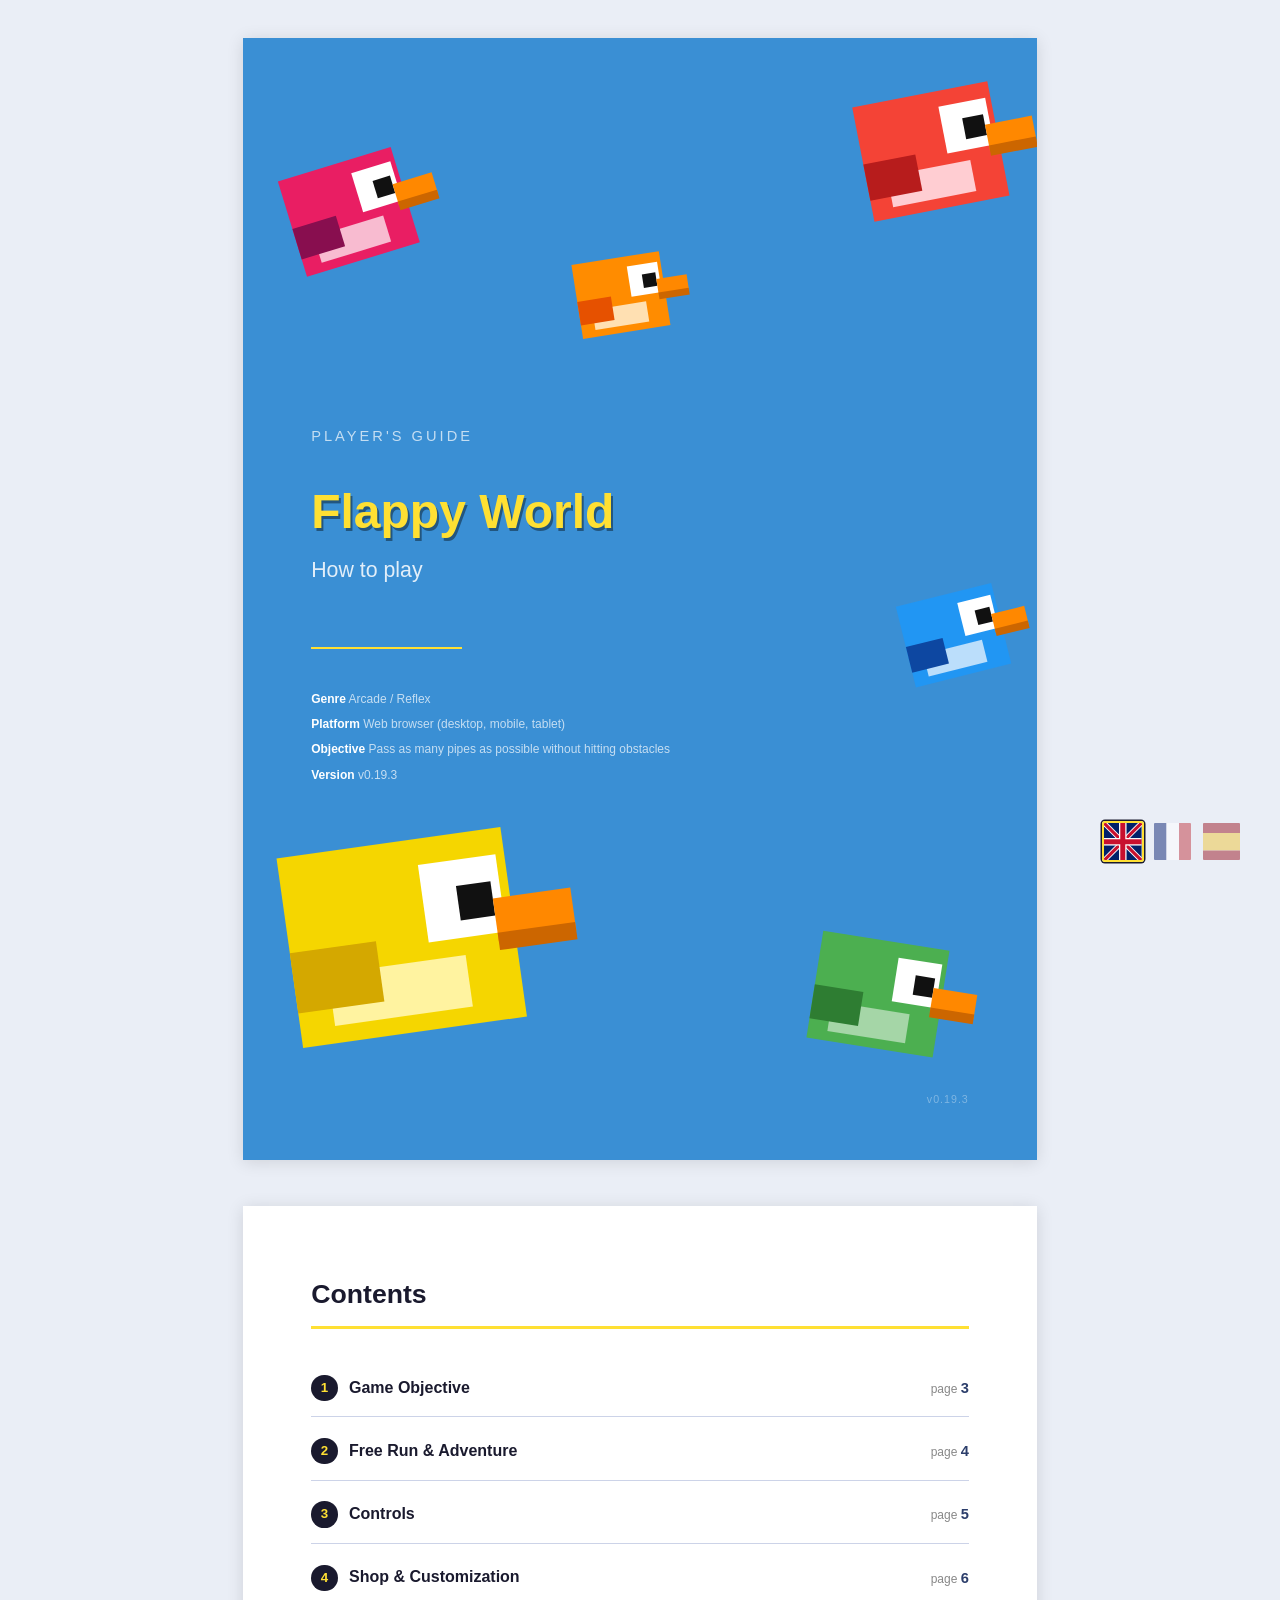
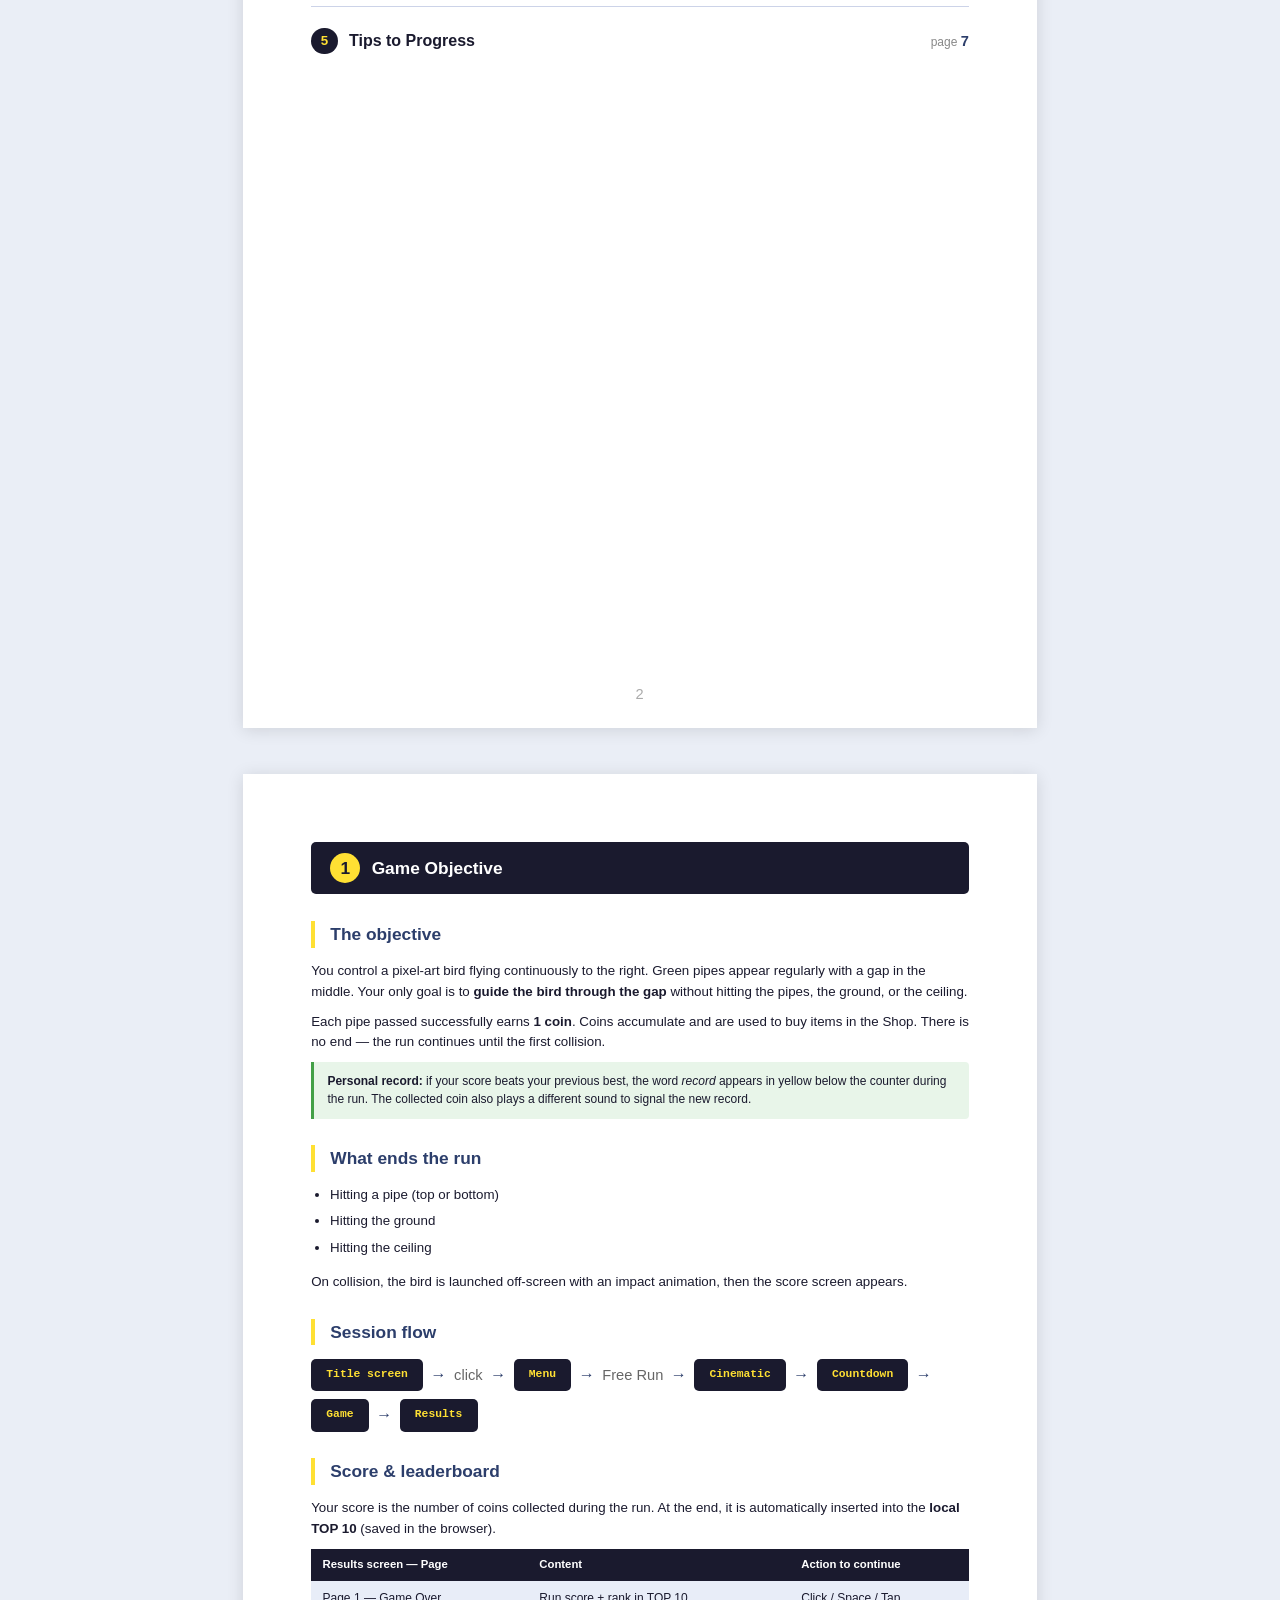
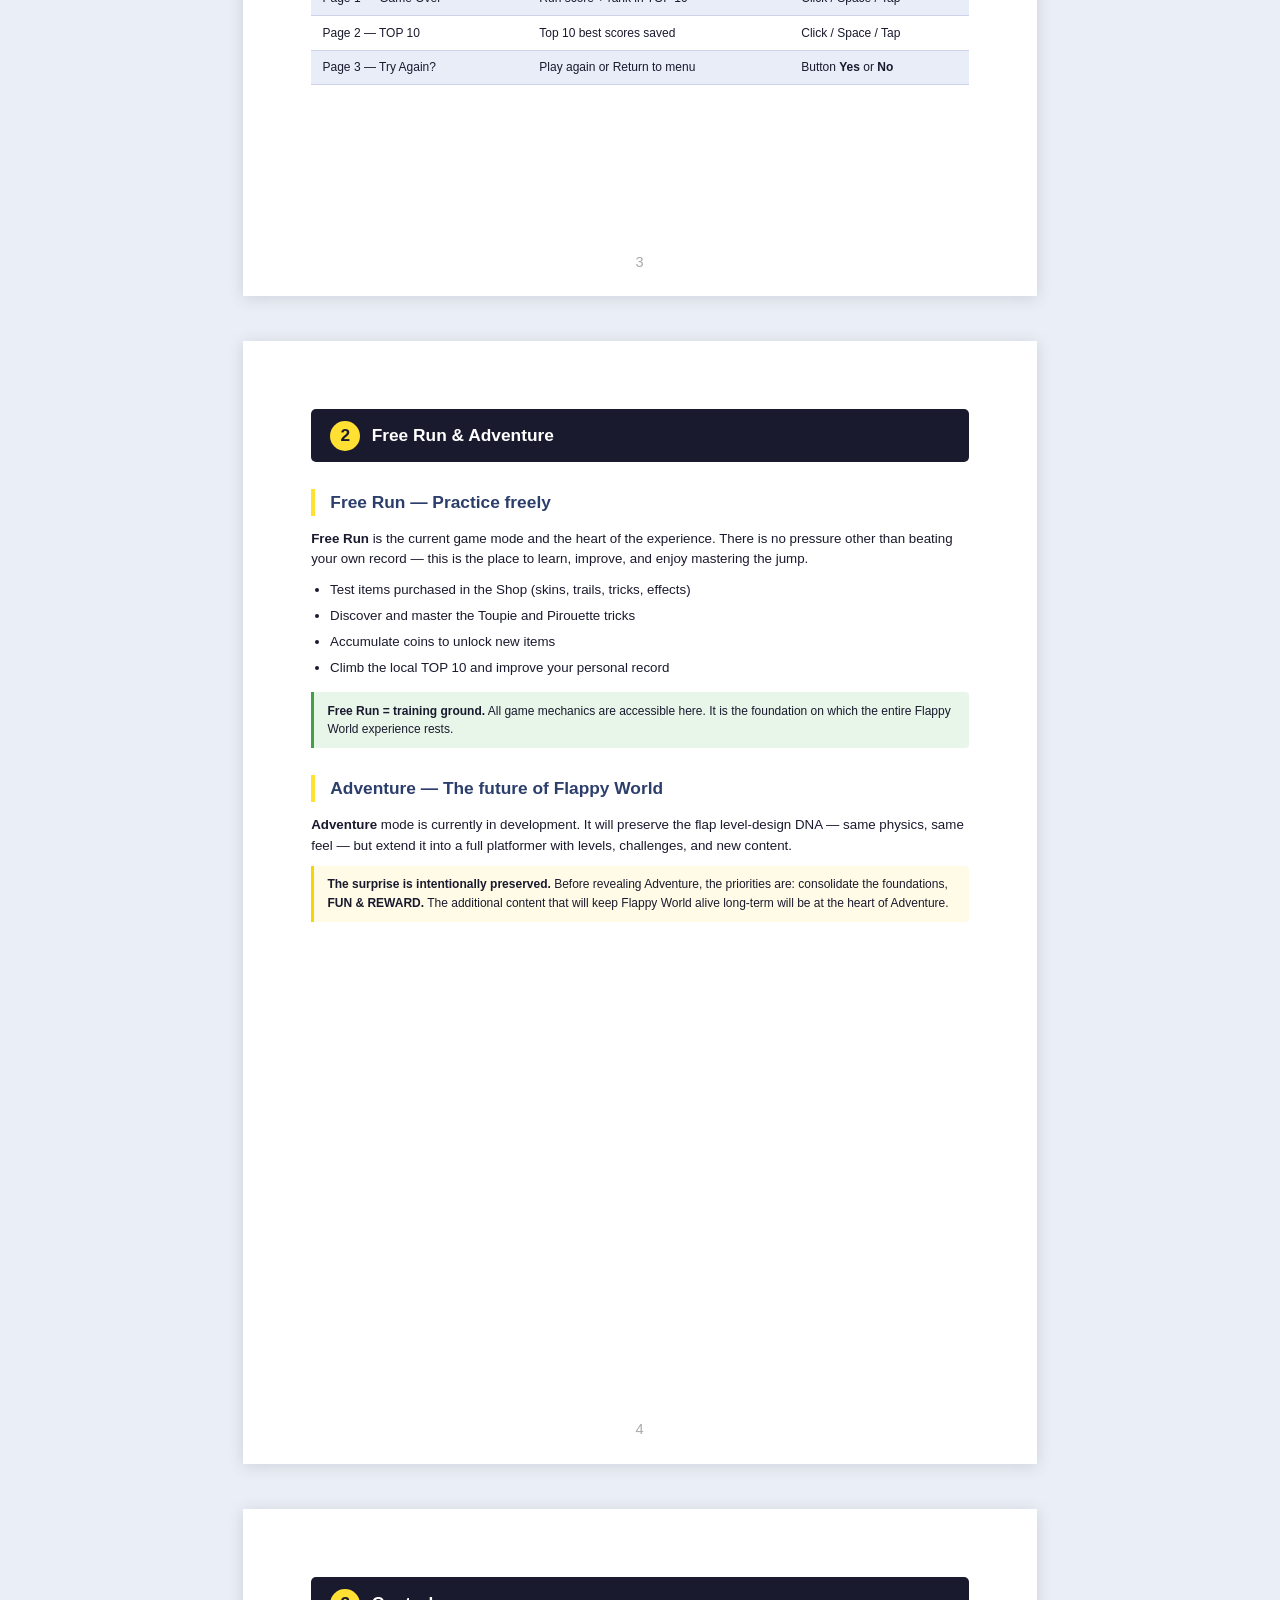
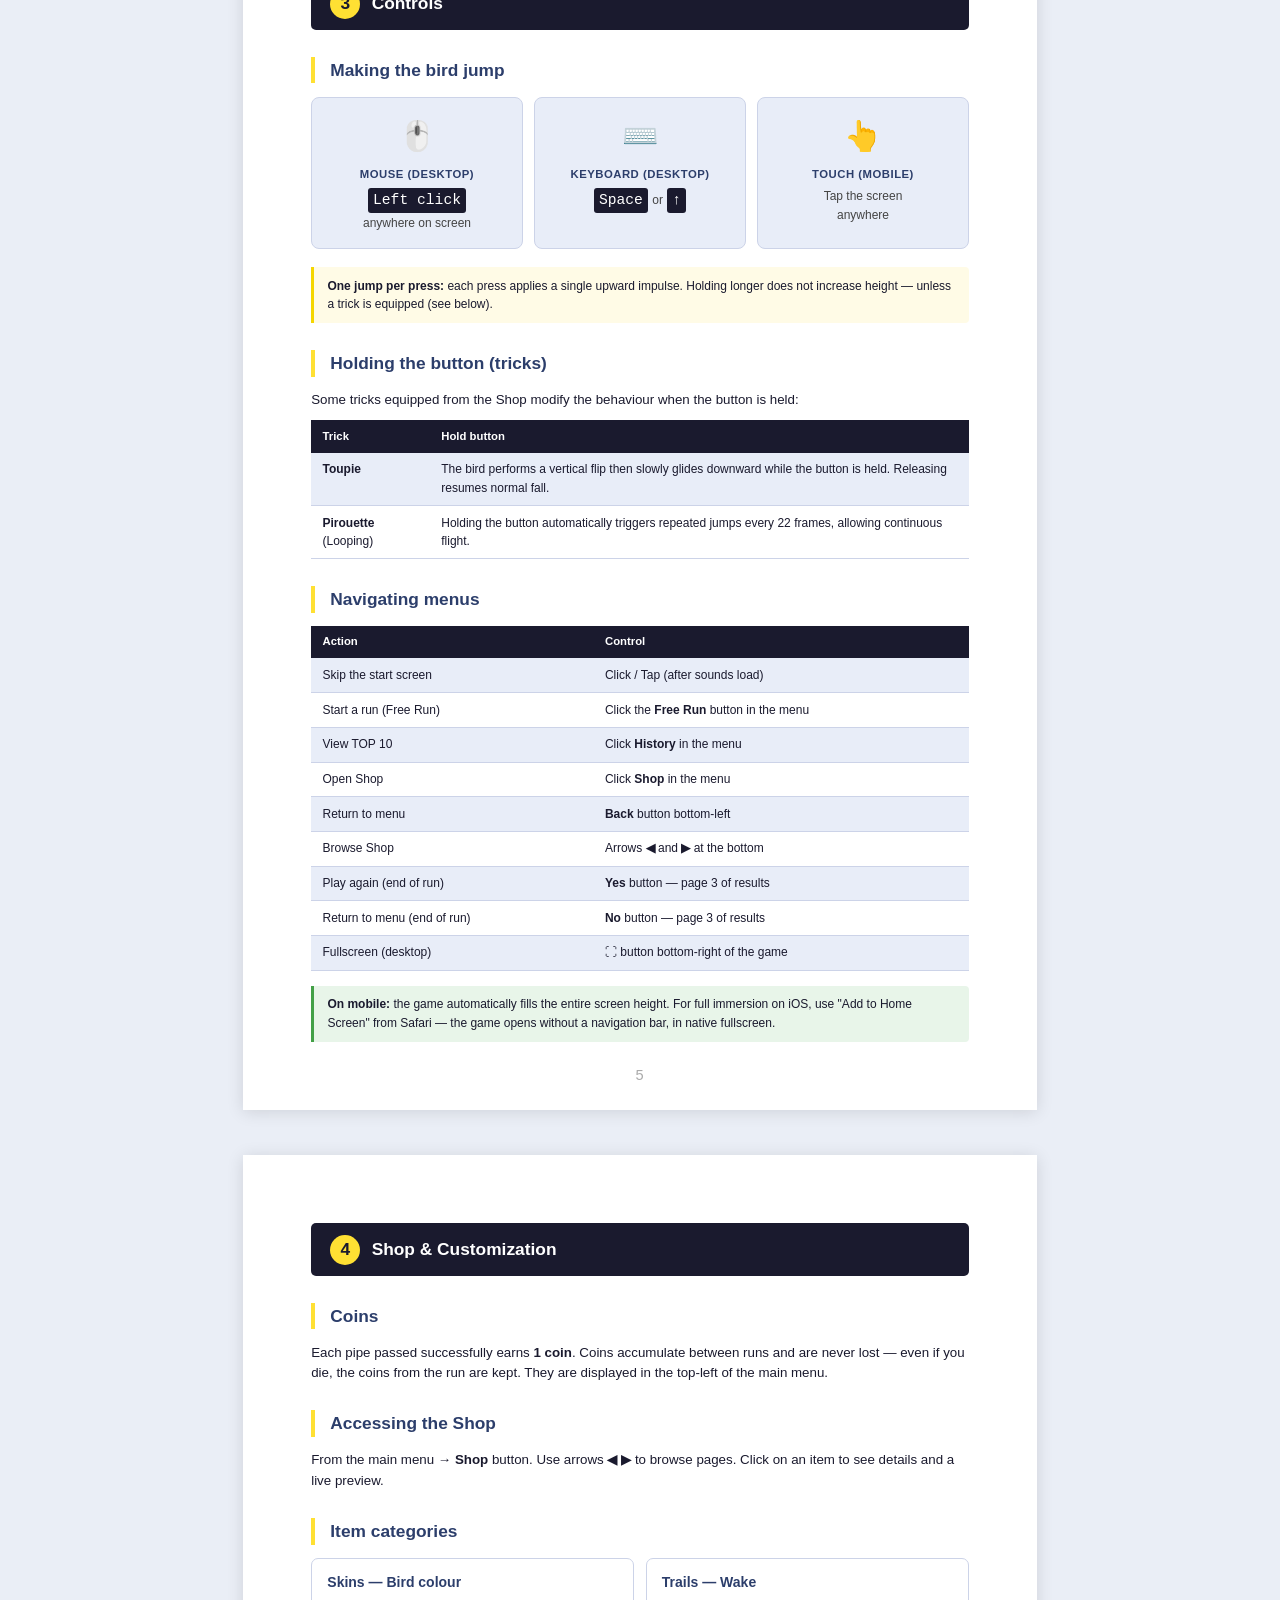
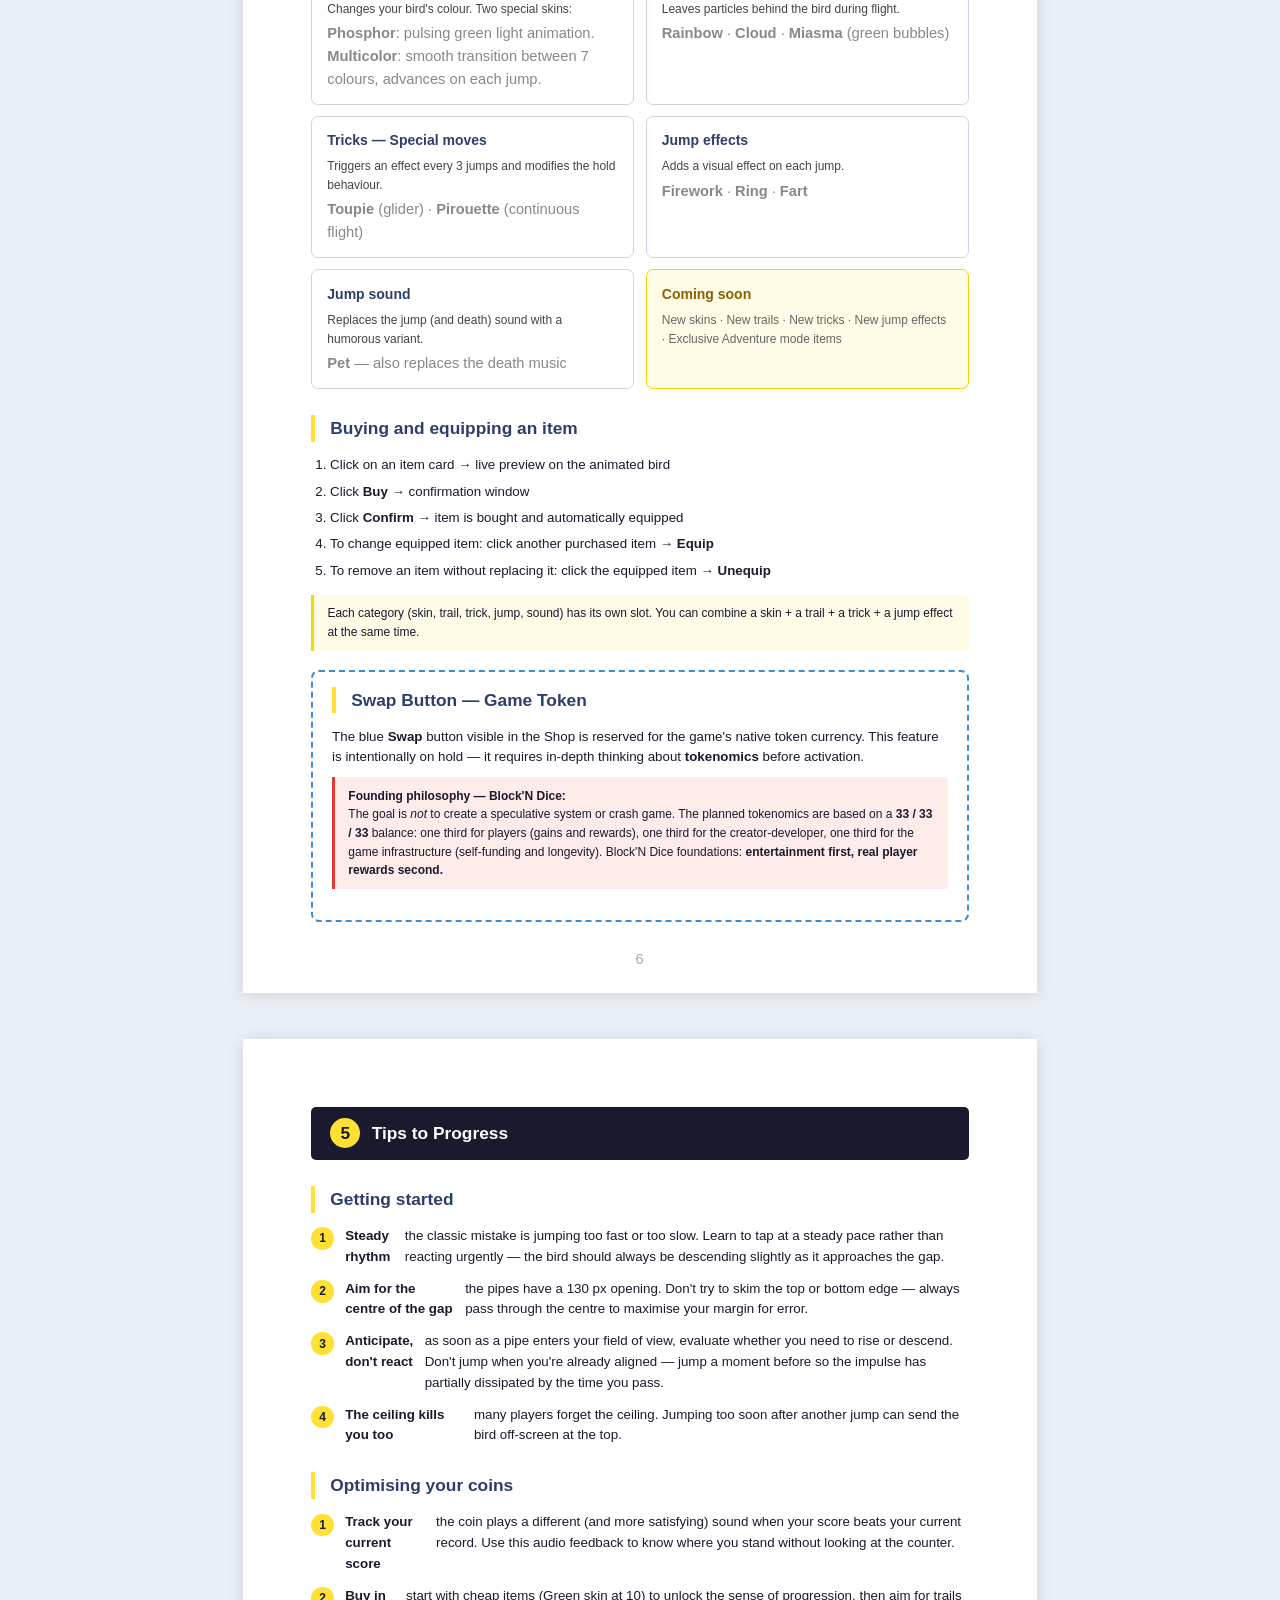
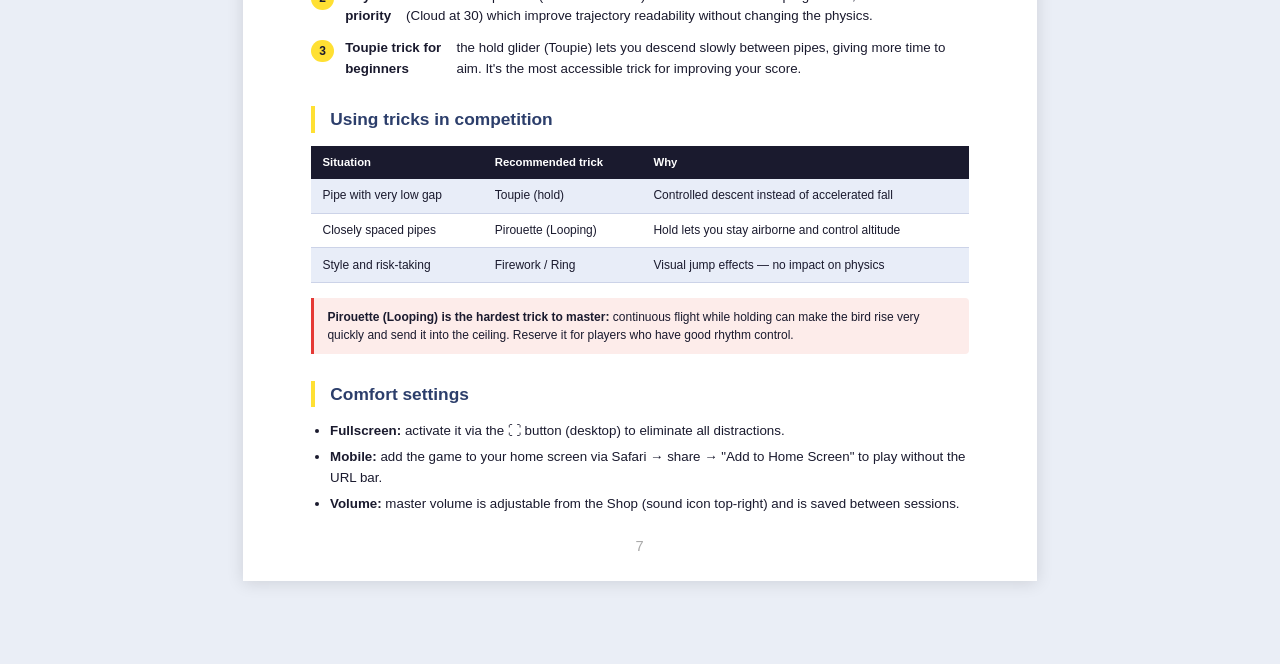
<file: asset/doc/doc_how_to_play.html>
<!DOCTYPE html>
<html lang="en">
<head>
<meta charset="UTF-8"/>
<title>Flappy World — Comment jouer</title>
  <!-- Open Graph -->
  <meta property="og:type"        content="website">
  <meta property="og:site_name"   content="Block'n Dice">
  <meta property="og:title"       content="Flappy World — Comment jouer">
  <meta property="og:description" content="Guide de jeu Flappy World par Block'n Dice. Règles, contrôles et mécanique des défis challenger / attaquant.">
  <meta property="og:url"         content="https://blockndice.github.io/whitePaper/asset/doc/doc_how_to_play.html">
  <meta property="og:image"       content="https://blockndice.github.io/whitePaper/asset/img/og-banner.jpg">
  <!-- Twitter Card -->
  <meta name="twitter:card"        content="summary_large_image">
  <meta name="twitter:title"       content="Flappy World — Comment jouer">
  <meta name="twitter:description" content="Guide de jeu Flappy World par Block'n Dice. Règles, contrôles et mécanique des défis challenger / attaquant.">
  <meta name="twitter:image"       content="https://blockndice.github.io/whitePaper/asset/img/og-banner.jpg">
  <link rel="icon" type="image/svg+xml" href="data:image/svg+xml,%3Csvg xmlns='http://www.w3.org/2000/svg' viewBox='-16 -14 36 30'%3E%3Cg transform='rotate(-20)'%3E%3Crect x='-13' y='-11' width='26' height='22' fill='%23f5d600'/%3E%3Crect x='-9' y='3' width='16' height='6' fill='%23fff3a0'/%3E%3Crect x='-13' y='0' width='10' height='7' fill='%23d4a800'/%3E%3Crect x='3' y='-8' width='9' height='9' fill='%23fff'/%3E%3Crect x='7' y='-5' width='4' height='4' fill='%23111'/%3E%3Crect x='11' y='-3' width='9' height='5' fill='%23ff8800'/%3E%3Crect x='11' y='1' width='9' height='2' fill='%23cc6600'/%3E%3C/g%3E%3C/svg%3E"/>
<style>
  *, *::before, *::after { box-sizing: border-box; margin: 0; padding: 0; }
  html { font-size: 11pt; }
  body { font-family: 'Helvetica Neue', Arial, sans-serif; color: #1a1a2e; background: #fff; line-height: 1.55; }

  :root {
    --accent:  #ffe033;
    --dark:    #1a1a2e;
    --mid:     #2c3e6b;
    --light:   #e8edf8;
    --border:  #ccd3e8;
    --green:   #2e7d32;
    --red:     #b71c1c;
  }

  .page {
    width: 210mm;
    min-height: 297mm;
    margin: 0 auto 12mm;
    padding: 18mm 18mm 14mm;
    background: #fff;
    position: relative;
  }

  /* ── Couverture ── */
  .cover {
    background: #3a8fd4;
    color: #fff;
    display: flex;
    flex-direction: column;
    justify-content: center;
    align-items: flex-start;
    overflow: hidden;
  }
  .cover-birds-svg {
    position: absolute;
    top: 0; left: 0;
    width: 100%; height: 100%;
    pointer-events: none;
  }
  .cover-tag {
    font-size: 11pt;
    letter-spacing: 3px;
    text-transform: uppercase;
    color: rgba(255,255,255,0.7);
    margin-bottom: 10mm;
  }
  .cover h1 { font-size: 36pt; font-weight: 900; color: var(--accent); text-shadow: 2px 3px 0 rgba(0,0,0,0.4); line-height: 1.1; margin-bottom: 4mm; }
  .cover h2 { font-size: 16pt; font-weight: 400; color: rgba(255,255,255,0.85); margin-bottom: 16mm; }
  .cover-divider { width: 40mm; height: 2px; background: var(--accent); margin-bottom: 10mm; }
  .cover-meta { font-size: 9pt; color: rgba(255,255,255,0.7); line-height: 2.1; }
  .cover-meta strong { color: #fff; }
  .cover-version { position: absolute; bottom: 14mm; right: 18mm; font-size: 8pt; color: rgba(255,255,255,0.35); letter-spacing: 1px; }

  /* ── Entête de section ── */
  .section-header {
    background: var(--dark);
    color: #fff;
    padding: 3mm 5mm;
    border-radius: 5px;
    margin-bottom: 6mm;
    display: flex;
    align-items: center;
    gap: 3mm;
  }
  .section-header .num {
    background: var(--accent);
    color: var(--dark);
    font-weight: 900;
    font-size: 13pt;
    width: 8mm; height: 8mm;
    display: flex; align-items: center; justify-content: center;
    border-radius: 50%;
    flex-shrink: 0;
  }
  .section-header h2 { font-size: 13pt; font-weight: 700; margin: 0; }

  h3 {
    font-size: 13pt;
    font-weight: 800;
    color: var(--mid);
    border-left: 4px solid var(--accent);
    padding-left: 4mm;
    margin: 7mm 0 3.5mm;
  }
  h4 { font-size: 10.5pt; font-weight: 700; color: var(--dark); margin: 4mm 0 2mm; }

  p { margin-bottom: 2.5mm; font-size: 10pt; }
  ul, ol { margin: 2mm 0 3.5mm 5mm; font-size: 10pt; }
  li { margin-bottom: 1.5mm; }

  code {
    font-family: 'Menlo', 'Courier New', monospace;
    font-size: 8.5pt;
    background: #f4f6fc;
    border: 1px solid var(--border);
    border-radius: 3px;
    padding: 0.5px 3px;
  }

  .note {
    background: #fffbe6;
    border-left: 3px solid #f5d600;
    padding: 2.5mm 3.5mm;
    margin: 2mm 0 4mm;
    font-size: 9pt;
    border-radius: 0 4px 4px 0;
  }
  .tip {
    background: #e8f5e9;
    border-left: 3px solid #43a047;
    padding: 2.5mm 3.5mm;
    margin: 2mm 0 4mm;
    font-size: 9pt;
    border-radius: 0 4px 4px 0;
  }
  .warn {
    background: #fdecea;
    border-left: 3px solid #e53935;
    padding: 2.5mm 3.5mm;
    margin: 2mm 0 4mm;
    font-size: 9pt;
    border-radius: 0 4px 4px 0;
  }

  /* ── Contrôles ── */
  .controls-grid {
    display: grid;
    grid-template-columns: 1fr 1fr 1fr;
    gap: 3mm;
    margin: 3mm 0 5mm;
  }
  .ctrl-card {
    background: var(--light);
    border: 1.5px solid var(--border);
    border-radius: 8px;
    padding: 4mm;
    text-align: center;
  }
  .ctrl-icon {
    font-size: 22pt;
    margin-bottom: 2mm;
    display: block;
  }
  .ctrl-device {
    font-size: 8.5pt;
    font-weight: 700;
    color: var(--mid);
    text-transform: uppercase;
    letter-spacing: 0.5px;
    margin-bottom: 1mm;
  }
  .ctrl-action {
    font-size: 9pt;
    color: #444;
  }
  .ctrl-key {
    display: inline-block;
    background: var(--dark);
    color: #fff;
    font-family: 'Menlo', monospace;
    font-size: 11pt;
    padding: 1px 5px;
    border-radius: 3px;
    margin: 1px 1px;
  }

  /* ── Écrans ── */
  .screen-flow {
    display: flex;
    align-items: center;
    gap: 2mm;
    margin: 3mm 0 5mm;
    flex-wrap: wrap;
  }
  .screen-box {
    background: var(--dark);
    color: var(--accent);
    font-family: 'Menlo', monospace;
    font-size: 8.5pt;
    font-weight: 700;
    padding: 2mm 4mm;
    border-radius: 5px;
    white-space: nowrap;
  }
  .screen-arrow {
    color: var(--mid);
    font-size: 12pt;
    font-weight: 700;
  }
  .screen-label {
    font-size: 11pt;
    color: #666;
    white-space: nowrap;
  }

  /* ── Tableau scores ── */
  table { width: 100%; border-collapse: collapse; font-size: 9pt; margin: 2mm 0 4mm; }
  th { background: var(--dark); color: #fff; padding: 2mm 3mm; text-align: left; font-size: 8.5pt; }
  td { padding: 2mm 3mm; border-bottom: 1px solid var(--border); vertical-align: top; }
  tr:nth-child(even) td { background: var(--light); }

  /* ── Shop preview ── */
  .shop-types {
    display: grid;
    grid-template-columns: 1fr 1fr;
    gap: 3mm;
    margin: 3mm 0 5mm;
  }
  .shop-type-card {
    border: 1.5px solid var(--border);
    border-radius: 7px;
    padding: 3.5mm 4mm;
  }
  .shop-type-card .type-name {
    font-weight: 800;
    font-size: 10.5pt;
    color: var(--mid);
    margin-bottom: 1.5mm;
  }
  .shop-type-card p { font-size: 9pt; margin: 0; color: #444; }
  .shop-type-card .examples {
    font-size: 11pt;
    color: #888;
    margin-top: 1mm;
  }

  /* ── Astuces ── */
  .tips-list {
    counter-reset: tips;
    list-style: none;
    margin: 2mm 0 4mm;
  }
  .tips-list li {
    counter-increment: tips;
    display: flex;
    gap: 3mm;
    align-items: flex-start;
    margin-bottom: 3mm;
    font-size: 10pt;
  }
  .tips-list li::before {
    content: counter(tips);
    background: var(--accent);
    color: var(--dark);
    font-weight: 900;
    font-size: 9pt;
    min-width: 6mm;
    height: 6mm;
    border-radius: 50%;
    display: flex;
    align-items: center;
    justify-content: center;
    flex-shrink: 0;
    margin-top: 0.3mm;
  }

  /* ── Sommaire ── */
  .toc-title {
    font-size: 20pt;
    font-weight: 900;
    color: var(--dark);
    margin-bottom: 8mm;
    padding-bottom: 3mm;
    border-bottom: 3px solid var(--accent);
  }
  .toc-list {
    list-style: none;
    margin: 0; padding: 0;
  }
  .toc-list li {
    display: flex;
    align-items: center;
    gap: 3mm;
    padding: 4mm 0;
    border-bottom: 1px solid var(--border);
    font-size: 12pt;
  }
  .toc-list li:last-child { border-bottom: none; }
  .toc-num {
    background: var(--dark);
    color: var(--accent);
    font-weight: 900;
    font-size: 10pt;
    width: 7mm; height: 7mm;
    display: inline-flex;
    align-items: center;
    justify-content: center;
    border-radius: 50%;
    flex-shrink: 0;
  }
  .toc-label { font-weight: 700; color: var(--dark); flex: 1; }
  .toc-page {
    font-size: 9pt;
    color: #888;
    white-space: nowrap;
  }
  .toc-page strong { color: var(--mid); font-size: 11pt; }

  /* ── Sélecteur de langue ── */
  .lang-switcher {
    position: fixed;
    bottom: 10mm;
    right: 10mm;
    display: flex;
    gap: 2mm;
    z-index: 200;
  }
  .lang-btn {
    width: 11mm; height: 11mm;
    border-radius: 3px;
    border: 2.5px solid transparent;
    display: block;
    cursor: pointer;
    background: none;
    padding: 0;
    overflow: hidden;
    transition: opacity 0.2s, border-color 0.2s;
  }
  .lang-btn svg { display: block; width: 100%; height: 100%; }
  .lang-active {
    border-color: var(--accent);
    box-shadow: 0 0 0 1.5px var(--dark);
  }
  .lang-soon {
    opacity: 0.5;
    filter: grayscale(30%);
  }

  /* ── Numéro de page ── */
  body { counter-reset: pagenum 1; }
  .page:not(.cover) { counter-increment: pagenum; }
  .page:not(.cover)::after {
    content: counter(pagenum);
    position: absolute;
    bottom: 6mm;
    left: 50%;
    transform: translateX(-50%);
    font-size: 11pt;
    color: #aaa;
    letter-spacing: 1px;
  }

  /* ── Impression ── */
  @media print {
    body { background: #fff; }
    .page {
      width: 100%; margin: 0;
      padding: 14mm 16mm 12mm;
      page-break-after: always;
      min-height: auto;
      box-shadow: none;
    }
    .page:last-child { page-break-after: avoid; }
    @page { size: A4; margin: 0; }
  }
  @media screen {
    body { background: #eaeef6; padding: 10mm 0; }
    .page { box-shadow: 0 2px 16px rgba(0,0,0,0.12); }
  }
</style>
</head>
<body>

<!-- ══════════════════════════════════
     PAGE 1 — COUVERTURE
══════════════════════════════════ -->
<div class="page cover">
  <!-- Oiseaux pixel-art — viewBox = A4 en mm (210×297) -->
  <svg class="cover-birds-svg" viewBox="0 0 210 297" xmlns="http://www.w3.org/2000/svg">
    <!-- Jaune — grand, bas gauche -->
    <g transform="translate(42,238) rotate(-8) scale(2.3)">
      <rect x="-13" y="-11" width="26" height="22" fill="#f5d600"/>
      <rect x="-9" y="3" width="16" height="6" fill="#fff3a0"/>
      <rect x="-13" y="0" width="10" height="7" fill="#d4a800"/>
      <rect x="3" y="-8" width="9" height="9" fill="#fff"/>
      <rect x="7" y="-5" width="4" height="4" fill="#111"/>
      <rect x="11" y="-3" width="9" height="5" fill="#ff8800"/>
      <rect x="11" y="1" width="9" height="2" fill="#cc6600"/>
    </g>
    <!-- Rose — petit, haut gauche -->
    <g transform="translate(28,46) rotate(-17) scale(1.2)">
      <rect x="-13" y="-11" width="26" height="22" fill="#e91e63"/>
      <rect x="-9" y="3" width="16" height="6" fill="#f8bbd0"/>
      <rect x="-13" y="0" width="10" height="7" fill="#880e4f"/>
      <rect x="3" y="-8" width="9" height="9" fill="#fff"/>
      <rect x="7" y="-5" width="4" height="4" fill="#111"/>
      <rect x="11" y="-3" width="9" height="5" fill="#ff8800"/>
      <rect x="11" y="1" width="9" height="2" fill="#cc6600"/>
    </g>
    <!-- Rouge — moyen, haut droit -->
    <g transform="translate(182,30) rotate(-11) scale(1.4)">
      <rect x="-13" y="-11" width="26" height="22" fill="#f44336"/>
      <rect x="-9" y="3" width="16" height="6" fill="#ffcdd2"/>
      <rect x="-13" y="0" width="10" height="7" fill="#b71c1c"/>
      <rect x="3" y="-8" width="9" height="9" fill="#fff"/>
      <rect x="7" y="-5" width="4" height="4" fill="#111"/>
      <rect x="11" y="-3" width="9" height="5" fill="#ff8800"/>
      <rect x="11" y="1" width="9" height="2" fill="#cc6600"/>
    </g>
    <!-- Vert — moyen, bas droit -->
    <g transform="translate(168,253) rotate(9) scale(1.3)">
      <rect x="-13" y="-11" width="26" height="22" fill="#4caf50"/>
      <rect x="-9" y="3" width="16" height="6" fill="#a5d6a7"/>
      <rect x="-13" y="0" width="10" height="7" fill="#2e7d32"/>
      <rect x="3" y="-8" width="9" height="9" fill="#fff"/>
      <rect x="7" y="-5" width="4" height="4" fill="#111"/>
      <rect x="11" y="-3" width="9" height="5" fill="#ff8800"/>
      <rect x="11" y="1" width="9" height="2" fill="#cc6600"/>
    </g>
    <!-- Bleu — petit, centre droit -->
    <g transform="translate(188,158) rotate(-14) scale(1.0)">
      <rect x="-13" y="-11" width="26" height="22" fill="#2196f3"/>
      <rect x="-9" y="3" width="16" height="6" fill="#bbdefb"/>
      <rect x="-13" y="0" width="10" height="7" fill="#0d47a1"/>
      <rect x="3" y="-8" width="9" height="9" fill="#fff"/>
      <rect x="7" y="-5" width="4" height="4" fill="#111"/>
      <rect x="11" y="-3" width="9" height="5" fill="#ff8800"/>
      <rect x="11" y="1" width="9" height="2" fill="#cc6600"/>
    </g>
    <!-- Orange — très petit, haut centre -->
    <g transform="translate(100,68) rotate(-9) scale(0.9)">
      <rect x="-13" y="-11" width="26" height="22" fill="#ff8c00"/>
      <rect x="-9" y="3" width="16" height="6" fill="#ffe0b2"/>
      <rect x="-13" y="0" width="10" height="7" fill="#e65100"/>
      <rect x="3" y="-8" width="9" height="9" fill="#fff"/>
      <rect x="7" y="-5" width="4" height="4" fill="#111"/>
      <rect x="11" y="-3" width="9" height="5" fill="#ff8800"/>
      <rect x="11" y="1" width="9" height="2" fill="#cc6600"/>
    </g>
  </svg>
  <div class="cover-tag" data-i18n="cover.tag">Player's Guide</div>
  <h1>Flappy World</h1>
  <h2 data-i18n="cover.h2">How to play</h2>
  <div class="cover-divider"></div>
  <div class="cover-meta" data-i18n-html="cover.meta"><strong>Genre</strong> Arcade / Reflex<br><strong>Platform</strong> Web browser (desktop, mobile, tablet)<br><strong>Objective</strong> Pass as many pipes as possible without hitting obstacles<br><strong>Version</strong> v0.19.3</div>
  <div class="cover-version">v0.19.3</div>
</div>


<!-- ══════════════════════════════════
     PAGE 2 — SOMMAIRE
══════════════════════════════════ -->
<div class="page">
  <div class="toc-title" data-i18n="toc.title">Contents</div>
  <ul class="toc-list">
    <li><span class="toc-num">1</span><span class="toc-label" data-i18n="toc.1">Game Objective</span><span class="toc-page">page <strong>3</strong></span></li>
    <li><span class="toc-num">2</span><span class="toc-label" data-i18n="toc.2">Free Run &amp; Adventure</span><span class="toc-page">page <strong>4</strong></span></li>
    <li><span class="toc-num">3</span><span class="toc-label" data-i18n="toc.3">Controls</span><span class="toc-page">page <strong>5</strong></span></li>
    <li><span class="toc-num">4</span><span class="toc-label" data-i18n="toc.4">Shop &amp; Customization</span><span class="toc-page">page <strong>6</strong></span></li>
    <li><span class="toc-num">5</span><span class="toc-label" data-i18n="toc.5">Tips to Progress</span><span class="toc-page">page <strong>7</strong></span></li>
  </ul>
</div>


<!-- ══════════════════════════════════
     PAGE 3 — BUT DU JEU
══════════════════════════════════ -->
<div class="page">
  <div class="section-header"><div class="num">1</div><h2 data-i18n="s1.h2">Game Objective</h2></div>

  <h3 data-i18n="s1.h3.obj">The objective</h3>
  <p data-i18n-html="s1.p1">You control a pixel-art bird flying continuously to the right. Green pipes appear regularly with a gap in the middle. Your only goal is to <strong>guide the bird through the gap</strong> without hitting the pipes, the ground, or the ceiling.</p>
  <p data-i18n-html="s1.p2">Each pipe passed successfully earns <strong>1 coin</strong>. Coins accumulate and are used to buy items in the Shop. There is no end — the run continues until the first collision.</p>

  <div class="tip" data-i18n-html="s1.tip"><strong>Personal record:</strong> if your score beats your previous best, the word <em>record</em> appears in yellow below the counter during the run. The collected coin also plays a different sound to signal the new record.</div>

  <h3 data-i18n="s1.h3.end">What ends the run</h3>
  <ul data-i18n-html="s1.end.list"><li>Hitting a pipe (top or bottom)</li><li>Hitting the ground</li><li>Hitting the ceiling</li></ul>
  <p data-i18n-html="s1.p.collision">On collision, the bird is launched off-screen with an impact animation, then the score screen appears.</p>

  <h3 data-i18n="s1.h3.flow">Session flow</h3>
  <div class="screen-flow">
    <div class="screen-box" data-i18n="flow.title">Title screen</div><div class="screen-arrow">→</div>
    <div class="screen-label" data-i18n="flow.click">click</div><div class="screen-arrow">→</div>
    <div class="screen-box">Menu</div><div class="screen-arrow">→</div>
    <div class="screen-label" data-i18n="flow.freerun">Free Run</div><div class="screen-arrow">→</div>
    <div class="screen-box" data-i18n="flow.cinematic">Cinematic</div><div class="screen-arrow">→</div>
    <div class="screen-box" data-i18n="flow.countdown">Countdown</div><div class="screen-arrow">→</div>
    <div class="screen-box" data-i18n="flow.game">Game</div><div class="screen-arrow">→</div>
    <div class="screen-box" data-i18n="flow.results">Results</div>
  </div>

  <h3 data-i18n="s1.h3.score">Score &amp; leaderboard</h3>
  <p data-i18n-html="s1.p.score">Your score is the number of coins collected during the run. At the end, it is automatically inserted into the <strong>local TOP 10</strong> (saved in the browser).</p>
  <table data-i18n-html="s1.table.score">
    <tr><th>Results screen — Page</th><th>Content</th><th>Action to continue</th></tr>
    <tr><td>Page 1 — Game Over</td><td>Run score + rank in TOP 10</td><td>Click / Space / Tap</td></tr>
    <tr><td>Page 2 — TOP 10</td><td>Top 10 best scores saved</td><td>Click / Space / Tap</td></tr>
    <tr><td>Page 3 — Try Again?</td><td>Play again or Return to menu</td><td>Button <strong>Yes</strong> or <strong>No</strong></td></tr>
  </table>
</div>


<!-- ══════════════════════════════════
     PAGE 4 — FREE RUN & ADVENTURE
══════════════════════════════════ -->
<div class="page">
  <div class="section-header"><div class="num">2</div><h2 data-i18n="s2.h2">Free Run &amp; Adventure</h2></div>

  <h3 data-i18n="s2.h3.freerun">Free Run — Practice freely</h3>
  <p data-i18n-html="s2.p.freerun"><strong>Free Run</strong> is the current game mode and the heart of the experience. There is no pressure other than beating your own record — this is the place to learn, improve, and enjoy mastering the jump.</p>
  <ul data-i18n-html="s2.freerun.list"><li>Test items purchased in the Shop (skins, trails, tricks, effects)</li><li>Discover and master the Toupie and Pirouette tricks</li><li>Accumulate coins to unlock new items</li><li>Climb the local TOP 10 and improve your personal record</li></ul>
  <div class="tip" data-i18n-html="s2.freerun.tip"><strong>Free Run = training ground.</strong> All game mechanics are accessible here. It is the foundation on which the entire Flappy World experience rests.</div>

  <h3 data-i18n="s2.h3.adv">Adventure — The future of Flappy World</h3>
  <p data-i18n-html="s2.p.adv"><strong>Adventure</strong> mode is currently in development. It will preserve the flap level-design DNA — same physics, same feel — but extend it into a full platformer with levels, challenges, and new content.</p>
  <div class="note" data-i18n-html="s2.adv.note"><strong>The surprise is intentionally preserved.</strong> Before revealing Adventure, the priorities are: consolidate the foundations, <strong>FUN &amp; REWARD.</strong> The additional content that will keep Flappy World alive long-term will be at the heart of Adventure.</div>
</div>


<!-- ══════════════════════════════════
     PAGE 5 — CONTRÔLES
══════════════════════════════════ -->
<div class="page">
  <div class="section-header"><div class="num">3</div><h2 data-i18n="s3.h2">Controls</h2></div>

  <h3 data-i18n="s3.h3.jump">Making the bird jump</h3>
  <div class="controls-grid">
    <div class="ctrl-card"><span class="ctrl-icon">🖱️</span><div class="ctrl-device" data-i18n="s3.dev.mouse">Mouse (desktop)</div><div class="ctrl-action" data-i18n-html="s3.act.mouse"><span class="ctrl-key">Left click</span><br>anywhere on screen</div></div>
    <div class="ctrl-card"><span class="ctrl-icon">⌨️</span><div class="ctrl-device" data-i18n="s3.dev.kbd">Keyboard (desktop)</div><div class="ctrl-action" data-i18n-html="s3.act.kbd"><span class="ctrl-key">Space</span> or <span class="ctrl-key">↑</span></div></div>
    <div class="ctrl-card"><span class="ctrl-icon">👆</span><div class="ctrl-device" data-i18n="s3.dev.touch">Touch (mobile)</div><div class="ctrl-action" data-i18n-html="s3.act.touch">Tap the screen<br>anywhere</div></div>
  </div>
  <div class="note" data-i18n-html="s3.note.jump"><strong>One jump per press:</strong> each press applies a single upward impulse. Holding longer does not increase height — unless a trick is equipped (see below).</div>

  <h3 data-i18n="s3.h3.hold">Holding the button (tricks)</h3>
  <p data-i18n="s3.p.hold">Some tricks equipped from the Shop modify the behaviour when the button is held:</p>
  <table data-i18n-html="s3.table.tricks">
    <tr><th>Trick</th><th>Maintien du bouton</th></tr>
    <tr><td><strong>Toupie</strong></td><td>L'oiseau effectue un flip vertical puis plane lentement vers le bas tant que le bouton est maintenu. Relâcher reprend la chute normale.</td></tr>
    <tr><td><strong>Pirouette</strong> (Looping)</td><td>Le bouton maintenu déclenche automatiquement des sauts répétés toutes les 22 frames, permettant de voler en continu.</td></tr>
  </table>

  <h3 data-i18n="s3.h3.nav">Navigating menus</h3>
  <table data-i18n-html="s3.table.nav">
    <tr><th>Action</th><th>Contrôle</th></tr>
    <tr><td>Passer l'écran de démarrage</td><td>Clic / Toucher (après chargement des sons)</td></tr>
    <tr><td>Lancer une partie (Free Run)</td><td>Clic sur le bouton <strong>Free Run</strong> dans le menu</td></tr>
    <tr><td>Voir le TOP 10</td><td>Clic sur <strong>Historique</strong> dans le menu</td></tr>
    <tr><td>Ouvrir le Shop</td><td>Clic sur <strong>Shop</strong> dans le menu</td></tr>
    <tr><td>Retour au menu</td><td>Bouton <strong>Back</strong> en bas à gauche</td></tr>
    <tr><td>Feuilleter le Shop</td><td>Flèches <strong>◀</strong> et <strong>▶</strong> en bas de l'écran</td></tr>
    <tr><td>Rejouer (fin de partie)</td><td>Bouton <strong>Yes</strong> — page 3 des résultats</td></tr>
    <tr><td>Retour au menu (fin de partie)</td><td>Bouton <strong>No</strong> — page 3 des résultats</td></tr>
    <tr><td>Plein écran (desktop)</td><td>Bouton ⛶ en bas à droite du jeu</td></tr>
  </table>
  <div class="tip" data-i18n-html="s3.tip.mobile"><strong>Sur mobile :</strong> le jeu remplit automatiquement toute la hauteur de l'écran. Pour une immersion totale sur iOS, utilise « Ajouter à l'écran d'accueil » depuis Safari — le jeu s'ouvre alors sans barre de navigation, en plein écran natif.</div>
</div>


<!-- ══════════════════════════════════
     PAGE 4 — SHOP & PERSONNALISATION
══════════════════════════════════ -->
<div class="page">
  <div class="section-header"><div class="num">4</div><h2 data-i18n="s4.h2">Shop &amp; Customization</h2></div>

  <h3 data-i18n="s4.h3.coins">Coins</h3>
  <p data-i18n-html="s4.p.coins">Each pipe passed successfully earns <strong>1 coin</strong>. Coins accumulate between runs and are never lost — even if you die, the coins from the run are kept. They are displayed in the top-left of the main menu.</p>

  <h3 data-i18n="s4.h3.access">Accessing the Shop</h3>
  <p data-i18n-html="s4.p.access">From the main menu → <strong>Shop</strong> button. Use arrows <strong>◀ ▶</strong> to browse pages. Click on an item to see details and a live preview.</p>

  <h3 data-i18n="s4.h3.cats">Item categories</h3>
  <div class="shop-types">
    <div class="shop-type-card"><div class="type-name" data-i18n="s4.cat.skin">Skins — Bird colour</div><p data-i18n="s4.cat.skin.p">Changes your bird's colour. Two special skins:</p><p class="examples" data-i18n-html="s4.cat.skin.ex"><strong>Phosphor</strong>: pulsing green light animation.<br><strong>Multicolor</strong>: smooth transition between 7 colours, advances on each jump.</p></div>
    <div class="shop-type-card"><div class="type-name" data-i18n="s4.cat.trail">Trails — Wake</div><p data-i18n="s4.cat.trail.p">Leaves particles behind the bird during flight.</p><p class="examples" data-i18n-html="s4.cat.trail.ex"><strong>Rainbow</strong> · <strong>Cloud</strong> · <strong>Miasma</strong> (green bubbles)</p></div>
    <div class="shop-type-card"><div class="type-name" data-i18n="s4.cat.trick">Tricks — Special moves</div><p data-i18n="s4.cat.trick.p">Triggers an effect every 3 jumps and modifies the hold behaviour.</p><p class="examples" data-i18n-html="s4.cat.trick.ex"><strong>Toupie</strong> (glider) · <strong>Pirouette</strong> (continuous flight)</p></div>
    <div class="shop-type-card"><div class="type-name" data-i18n="s4.cat.jump">Jump effects</div><p data-i18n="s4.cat.jump.p">Adds a visual effect on each jump.</p><p class="examples" data-i18n-html="s4.cat.jump.ex"><strong>Firework</strong> · <strong>Ring</strong> · <strong>Fart</strong></p></div>
    <div class="shop-type-card"><div class="type-name" data-i18n="s4.cat.sound">Jump sound</div><p data-i18n="s4.cat.sound.p">Replaces the jump (and death) sound with a humorous variant.</p><p class="examples" data-i18n-html="s4.cat.sound.ex"><strong>Pet</strong> — also replaces the death music</p></div>
    <div class="shop-type-card" style="background:#fffbe6; border-color:#f5d600;"><div class="type-name" style="color:#8a6000;" data-i18n="s4.cat.soon">Coming soon</div><p style="color:#666;" data-i18n="s4.cat.soon.p">New skins · New trails · New tricks · New jump effects · Exclusive Adventure mode items</p></div>
  </div>

  <h3 data-i18n="s4.h3.buy">Buying and equipping an item</h3>
  <ol data-i18n-html="s4.buy.list"><li>Click on an item card → live preview on the animated bird</li><li>Click <strong>Buy</strong> → confirmation window</li><li>Click <strong>Confirm</strong> → item is bought and automatically equipped</li><li>To change equipped item: click another purchased item → <strong>Equip</strong></li><li>To remove an item without replacing it: click the equipped item → <strong>Unequip</strong></li></ol>
  <div class="note" data-i18n-html="s4.note.slots">Each category (skin, trail, trick, jump, sound) has its own slot. You can combine a skin + a trail + a trick + a jump effect at the same time.</div>

  <div style="border: 2px dashed #3a8fd4; border-radius: 8px; padding: 4mm 5mm; margin: 5mm 0;">
  <h3 style="margin-top: 0;" data-i18n="s4.swap.h3">Swap Button — Game Token</h3>
  <p data-i18n-html="s4.swap.p">The blue <strong>Swap</strong> button visible in the Shop is reserved for the game's native token currency. This feature is intentionally on hold — it requires in-depth thinking about <strong>tokenomics</strong> before activation.</p>
  <div class="warn" data-i18n-html="s4.swap.warn"><strong>Philosophie fondatrice — Block'N Dice :</strong><br>L'objectif n'est <em>pas</em> de créer un système spéculatif ou un crash game. La tokenomique visée repose sur un équilibre <strong>33 / 33 / 33</strong> : un tiers pour les joueurs (gains et récompenses), un tiers pour le créateur-développeur, un tiers pour l'infrastructure du jeu (autofinancement et pérennité dans le temps). Les fondations de Block'N Dice : <strong>divertissement d'abord, gains réels pour le joueur ensuite.</strong></div>
  </div>
</div>


<!-- ══════════════════════════════════
     PAGE 5 — ASTUCES
══════════════════════════════════ -->
<div class="page">
  <div class="section-header"><div class="num">5</div><h2 data-i18n="s5.h2">Tips to Progress</h2></div>

  <h3 data-i18n="s5.h3.start">Getting started</h3>
  <ul class="tips-list" data-i18n-html="s5.start.list"><li><strong>Rythme régulier</strong> l'erreur classique est de sauter trop vite ou trop lentement. Apprends à taper en rythme régulier plutôt que de réagir en urgence — l'oiseau doit toujours être en descente légère en abordant l'ouverture.</li><li><strong>Vise le centre de l'ouverture</strong> les tuyaux ont une ouverture de 130 px. Ne cherche pas à raser le bord supérieur ou inférieur — traverse toujours au centre pour maximiser ta marge d'erreur.</li><li><strong>Anticipe, ne réagis pas</strong> dès qu'un tuyau entre dans le champ visuel, évalue si tu dois monter ou descendre. Ne saute pas au moment où tu es déjà aligné — saute un instant avant pour que l'impulsion se soit partiellement dissipée au passage.</li><li><strong>Le plafond aussi te tue</strong> beaucoup de joueurs oublient le plafond. Un saut trop tôt après un autre peut envoyer l'oiseau hors de l'écran par le haut.</li></ul>

  <h3 data-i18n="s5.h3.coins">Optimising your coins</h3>
  <ul class="tips-list" data-i18n-html="s5.coins.list"><li><strong>Maintenir le score courant</strong> la pièce émet un son différent (et plus satisfaisant) quand ton score dépasse ton record actuel. Utilise ce feedback audio pour savoir où tu en es sans regarder le compteur.</li><li><strong>Acheter en priorité</strong> commence par les articles peu chers (skin Vert à 10) pour débloquer le sentiment de progression, puis vise les trails (Nuage à 30) qui améliorent la lisibilité de la trajectoire sans modifier la physique.</li><li><strong>Trick Toupie pour les débutants</strong> le planeur au maintien (Toupie) permet de descendre lentement entre les tuyaux, ce qui laisse plus de temps pour viser. C'est le trick le plus accessible pour améliorer son score.</li></ul>

  <h3 data-i18n="s5.h3.tricks">Using tricks in competition</h3>
  <table data-i18n-html="s5.tricks.table"><tr><th>Situation</th><th>Trick conseillé</th><th>Pourquoi</th></tr><tr><td>Tuyau avec ouverture très basse</td><td>Toupie (maintien)</td><td>Descente contrôlée au lieu d'une chute accélérée</td></tr><tr><td>Tuyaux rapprochés (enchaînement)</td><td>Pirouette (Looping)</td><td>Maintien permet de rester en l'air et de doser l'altitude</td></tr><tr><td>Style et prise de risque</td><td>Firework / Anneau</td><td>Effets visuels au saut — aucun impact sur la physique</td></tr></table>

  <div class="warn" data-i18n-html="s5.warn.looping"><strong>La Pirouette (Looping) est le trick le plus difficile à maîtriser :</strong> le vol continu au maintien peut faire monter l'oiseau très rapidement et le projeter dans le plafond. À réserver aux joueurs qui contrôlent bien leur rythme.</div>

  <h3 data-i18n="s5.h3.comfort">Comfort settings</h3>
  <ul data-i18n-html="s5.comfort.list"><li><strong>Plein écran :</strong> active-le via le bouton ⛶ (desktop) pour éliminer toutes les distractions.</li><li><strong>Mobile :</strong> ajoute le jeu à l'écran d'accueil via Safari → partage → "Sur l'écran d'accueil" pour jouer sans la barre URL.</li><li><strong>Volume :</strong> le volume maître est réglable depuis le Shop (icône son en haut à droite) et est sauvegardé entre les sessions.</li></ul>
</div>

<div class="lang-switcher">
  <button class="lang-btn lang-active" data-lang="en" onclick="setLang('en')" title="English">
    <svg viewBox="0 0 30 30" xmlns="http://www.w3.org/2000/svg" preserveAspectRatio="none"><rect width="30" height="30" fill="#012169"/><line x1="0" y1="0" x2="30" y2="30" stroke="#fff" stroke-width="4"/><line x1="30" y1="0" x2="0" y2="30" stroke="#fff" stroke-width="4"/><line x1="0" y1="0" x2="30" y2="30" stroke="#C8102E" stroke-width="2.5"/><line x1="30" y1="0" x2="0" y2="30" stroke="#C8102E" stroke-width="2.5"/><rect x="12" y="0" width="6" height="30" fill="#fff"/><rect x="0" y="12" width="30" height="6" fill="#fff"/><rect x="13" y="0" width="4" height="30" fill="#C8102E"/><rect x="0" y="13" width="30" height="4" fill="#C8102E"/></svg>
  </button>
  <button class="lang-btn lang-soon" data-lang="fr" onclick="setLang('fr')" title="Français">
    <svg viewBox="0 0 30 30" xmlns="http://www.w3.org/2000/svg" preserveAspectRatio="none"><rect x="0" y="0" width="10" height="30" fill="#002395"/><rect x="10" y="0" width="10" height="30" fill="#fff"/><rect x="20" y="0" width="10" height="30" fill="#ED2939"/></svg>
  </button>
  <button class="lang-btn lang-soon" data-lang="es" onclick="setLang('es')" title="Español">
    <svg viewBox="0 0 30 30" xmlns="http://www.w3.org/2000/svg" preserveAspectRatio="none"><rect x="0" y="0" width="30" height="8" fill="#c60b1e"/><rect x="0" y="8" width="30" height="14" fill="#ffc400"/><rect x="0" y="22" width="30" height="8" fill="#c60b1e"/></svg>
  </button>
</div>

<script>
const T = {
  fr: {
    'cover.tag':'Guide du joueur','cover.h2':'Comment jouer',
    'cover.meta':'<strong>Genre</strong> Arcade / Réflexes<br><strong>Plateforme</strong> Navigateur web (desktop, mobile, tablette)<br><strong>Objectif</strong> Passer le plus de tuyaux possible sans toucher les obstacles<br><strong>Version</strong> v0.19.3',
    'toc.title':'Sommaire','toc.1':'But du jeu','toc.2':'Free Run &amp; Adventure','toc.3':'Contrôles','toc.4':'Shop &amp; Personnalisation','toc.5':'Astuces pour progresser',
    's1.h2':'But du jeu','s1.h3.obj':"L'objectif",
    's1.p1':"Tu contrôles un oiseau pixel-art qui vole en continu vers la droite. Des tuyaux verts apparaissent régulièrement avec une ouverture au milieu. Ton unique but est de <strong>faire passer l'oiseau dans l'ouverture</strong> sans toucher les tuyaux, le sol ou le plafond.",
    's1.p2':"Chaque tuyau traversé avec succès rapporte <strong>1 pièce</strong>. Les pièces s'accumulent et servent à acheter des articles dans le Shop. Il n'y a pas de fin — la partie continue jusqu'à la première collision.",
    's1.tip':"<strong>Record personnel :</strong> si ton score dépasse ton meilleur score précédent, la mention <em>record</em> s'affiche en jaune sous le compteur pendant la partie. La pièce collectée émet aussi un son différent pour signaler le dépassement.",
    's1.h3.end':'Ce qui met fin à la partie','s1.end.list':'<li>Toucher un tuyau (haut ou bas)</li><li>Toucher le sol</li><li>Toucher le plafond</li>',
    's1.p.collision':"À la collision, l'oiseau est projeté hors de l'écran avec une animation d'impact, puis le tableau des scores s'affiche.",
    's1.h3.flow':"Déroulement d'une session",'flow.title':'Écran titre','flow.click':'clic','flow.freerun':'Free Run','flow.cinematic':'Cinématique','flow.countdown':'Décompte','flow.game':'Partie','flow.results':'Résultats',
    's1.h3.score':'Le score et le leaderboard','s1.p.score':"Ton score est le nombre de pièces collectées dans la partie. À la fin, il est automatiquement inséré dans le <strong>TOP 10 local</strong> (sauvegardé dans le navigateur).",
    's1.table.score':"<tr><th>Écran résultats — Page</th><th>Contenu</th><th>Action pour avancer</th></tr><tr><td>Page 1 — Game Over</td><td>Score de la partie + rang dans le TOP 10</td><td>Clic / Espace / Toucher</td></tr><tr><td>Page 2 — TOP 10</td><td>Les 10 meilleurs scores enregistrés</td><td>Clic / Espace / Toucher</td></tr><tr><td>Page 3 — Try Again ?</td><td>Choix Rejouer ou Retour au menu</td><td>Bouton <strong>Yes</strong> ou <strong>No</strong></td></tr>",
    's2.h2':'Free Run &amp; Adventure','s2.h3.freerun':"Free Run — S'entraîner librement",
    's2.p.freerun':"Le mode <strong>Free Run</strong> est le mode de jeu actuel et le cœur de l'expérience. Il n'y a pas d'enjeu autre que de battre son propre record — c'est l'endroit pour apprendre, progresser, et prendre plaisir à maîtriser le saut.",
    's2.freerun.list':'<li>Tester les articles achetés dans le Shop (skins, trails, tricks, effets)</li><li>Découvrir et maîtriser les tricks Toupie et Pirouette</li><li>Accumuler des pièces pour débloquer de nouveaux articles</li><li>Grimper dans le TOP 10 local et améliorer son record personnel</li>',
    's2.freerun.tip':"<strong>Free Run = terrain d'entraînement.</strong> Toutes les mécaniques du jeu sont accessibles ici. C'est la base sur laquelle repose toute l'expérience Flappy World.",
    's2.h3.adv':'Adventure — Le futur de Flappy World','s2.p.adv':"Le mode <strong>Adventure</strong> est en cours de conception. Il conservera l'ADN du level design flap — même physique, même sensation — mais l'étendra en un vrai jeu de plateforme avec des niveaux, des défis et du contenu inédit.",
    's2.adv.note':'<strong>La surprise est préservée volontairement.</strong> Avant de révéler Adventure, les priorités sont : consolider les fondations, <strong>FUN &amp; REWARD.</strong> Le contenu additionnel qui fera vivre Flappy World dans la durée sera au cœur d\'Adventure.',
    's3.h2':'Contrôles','s3.h3.jump':"Faire sauter l'oiseau",'s3.dev.mouse':'Souris (desktop)','s3.act.mouse':'<span class="ctrl-key">Clic gauche</span><br>n\'importe où sur l\'écran','s3.dev.kbd':'Clavier (desktop)','s3.act.kbd':'<span class="ctrl-key">Espace</span> ou <span class="ctrl-key">↑</span>','s3.dev.touch':'Tactile (mobile)','s3.act.touch':"Toucher l'écran<br>n'importe où",
    's3.note.jump':"<strong>Un seul saut par impulsion :</strong> chaque pression applique une seule impulsion vers le haut. Appuyer plus longtemps n'augmente pas la hauteur — sauf si un trick est équipé (voir ci-dessous).",
    's3.h3.hold':'Maintien du bouton (tricks)','s3.p.hold':'Certains tricks équipés depuis le Shop modifient le comportement au maintien :',
    's3.table.tricks':"<tr><th>Trick</th><th>Maintien du bouton</th></tr><tr><td><strong>Toupie</strong></td><td>L'oiseau effectue un flip vertical puis plane lentement vers le bas tant que le bouton est maintenu. Relâcher reprend la chute normale.</td></tr><tr><td><strong>Pirouette</strong> (Looping)</td><td>Le bouton maintenu déclenche automatiquement des sauts répétés toutes les 22 frames, permettant de voler en continu.</td></tr>",
    's3.h3.nav':'Naviguer dans les menus','s3.table.nav':"<tr><th>Action</th><th>Contrôle</th></tr><tr><td>Passer l'écran de démarrage</td><td>Clic / Toucher (après chargement des sons)</td></tr><tr><td>Lancer une partie (Free Run)</td><td>Clic sur le bouton <strong>Free Run</strong> dans le menu</td></tr><tr><td>Voir le TOP 10</td><td>Clic sur <strong>Historique</strong> dans le menu</td></tr><tr><td>Ouvrir le Shop</td><td>Clic sur <strong>Shop</strong> dans le menu</td></tr><tr><td>Retour au menu</td><td>Bouton <strong>Back</strong> en bas à gauche</td></tr><tr><td>Feuilleter le Shop</td><td>Flèches <strong>◀</strong> et <strong>▶</strong> en bas de l'écran</td></tr><tr><td>Rejouer (fin de partie)</td><td>Bouton <strong>Yes</strong> — page 3 des résultats</td></tr><tr><td>Retour au menu (fin de partie)</td><td>Bouton <strong>No</strong> — page 3 des résultats</td></tr><tr><td>Plein écran (desktop)</td><td>Bouton ⛶ en bas à droite du jeu</td></tr>",
    's3.tip.mobile':"<strong>Sur mobile :</strong> le jeu remplit automatiquement toute la hauteur de l'écran. Pour une immersion totale sur iOS, utilise « Ajouter à l'écran d'accueil » depuis Safari — le jeu s'ouvre alors sans barre de navigation, en plein écran natif.",
    's4.h2':'Shop &amp; Personnalisation','s4.h3.coins':'Les pièces','s4.p.coins':"Chaque tuyau traversé avec succès rapporte <strong>1 pièce</strong>. Les pièces s'accumulent entre les parties et ne se perdent jamais — même si tu perds, les pièces de la partie sont conservées. Elles s'affichent en haut à gauche dans le menu principal.",
    's4.h3.access':'Accéder au Shop','s4.p.access':"Depuis le menu principal → bouton <strong>Shop</strong>. Utilise les flèches <strong>◀ ▶</strong> pour naviguer entre les pages. Clique sur un article pour en voir le détail et la prévisualisation en direct.",
    's4.h3.cats':"Catégories d'articles",
    's4.cat.skin':"Skins — Couleur de l'oiseau",'s4.cat.skin.p':'Change la couleur de ton oiseau. Deux skins spéciaux :','s4.cat.skin.ex':'<strong>Phosphor</strong> : animation lumineuse verte pulsante.<br><strong>Multicolor</strong> : transition fluide entre 7 couleurs, avancée à chaque saut.',
    's4.cat.trail':'Trails — Sillage','s4.cat.trail.p':"Laisse des particules dans le dos de l'oiseau pendant le vol.",'s4.cat.trail.ex':'<strong>Arc-en-ciel</strong> · <strong>Nuage</strong> · <strong>Miasma</strong> (bulles vertes)',
    's4.cat.trick':'Tricks — Mouvements spéciaux','s4.cat.trick.p':'Active un effet tous les 3 sauts et modifie le comportement au maintien.','s4.cat.trick.ex':'<strong>Toupie</strong> (planeur) · <strong>Pirouette</strong> (vol continu)',
    's4.cat.jump':'Effets de saut','s4.cat.jump.p':'Ajoute un effet visuel à chaque saut.','s4.cat.jump.ex':'<strong>Firework</strong> · <strong>Anneau</strong> · <strong>Fart</strong>',
    's4.cat.sound':'Son de saut','s4.cat.sound.p':'Remplace le son du saut (et de la mort) par une variante humoristique.','s4.cat.sound.ex':'<strong>Pet</strong> — remplace aussi la musique de mort',
    's4.cat.soon':'À venir','s4.cat.soon.p':'Nouveaux skins · Nouveaux trails · Nouveaux tricks · Effets de saut inédits · Objets exclusifs mode Aventure',
    's4.h3.buy':'Acheter et équiper un article','s4.buy.list':"<li>Clic sur la carte de l'article → prévisualisation en direct sur l'oiseau animé</li><li>Clic sur <strong>Acheter</strong> → fenêtre de confirmation</li><li>Clic sur <strong>Confirmer</strong> → l'article est acheté et équipé automatiquement</li><li>Pour changer d'article équipé : clic sur un autre article acheté → <strong>Équiper</strong></li><li>Pour retirer un article sans le remplacer : clic sur l'article équipé → <strong>Déséquiper</strong></li>",
    's4.note.slots':'Chaque catégorie (skin, trail, trick, jump, son) possède son propre slot. Tu peux cumuler un skin + un trail + un trick + un effet de saut en même temps.',
    's4.swap.h3':'Bouton Swap — Token du jeu','s4.swap.p':"Le bouton bleu <strong>Swap</strong> visible dans le Shop est réservé à la monnaie token native du jeu. Cette fonctionnalité est volontairement mise en veille — elle nécessite une réflexion approfondie sur la <strong>tokenomique</strong> avant d'être activée.",
    's4.swap.warn':"<strong>Philosophie fondatrice — Block'N Dice :</strong><br>L'objectif n'est <em>pas</em> de créer un système spéculatif ou un crash game. La tokenomique visée repose sur un équilibre <strong>33 / 33 / 33</strong> : un tiers pour les joueurs (gains et récompenses), un tiers pour le créateur-développeur, un tiers pour l'infrastructure du jeu (autofinancement et pérennité dans le temps). Les fondations de Block'N Dice : <strong>divertissement d'abord, gains réels pour le joueur ensuite.</strong>",
    's5.h2':'Astuces pour progresser','s5.h3.start':'Bien débuter','s5.start.list':'<li><strong>Rythme régulier</strong> l\'erreur classique est de sauter trop vite ou trop lentement. Apprends à taper en rythme régulier plutôt que de réagir en urgence — l\'oiseau doit toujours être en descente légère en abordant l\'ouverture.</li><li><strong>Vise le centre de l\'ouverture</strong> les tuyaux ont une ouverture de 130 px. Ne cherche pas à raser le bord supérieur ou inférieur — traverse toujours au centre pour maximiser ta marge d\'erreur.</li><li><strong>Anticipe, ne réagis pas</strong> dès qu\'un tuyau entre dans le champ visuel, évalue si tu dois monter ou descendre. Ne saute pas au moment où tu es déjà aligné — saute un instant avant pour que l\'impulsion se soit partiellement dissipée au passage.</li><li><strong>Le plafond aussi te tue</strong> beaucoup de joueurs oublient le plafond. Un saut trop tôt après un autre peut envoyer l\'oiseau hors de l\'écran par le haut.</li>',
    's5.h3.coins':'Optimiser ses pièces','s5.coins.list':'<li><strong>Maintenir le score courant</strong> la pièce émet un son différent (et plus satisfaisant) quand ton score dépasse ton record actuel. Utilise ce feedback audio pour savoir où tu en es sans regarder le compteur.</li><li><strong>Acheter en priorité</strong> commence par les articles peu chers (skin Vert à 10) pour débloquer le sentiment de progression, puis vise les trails (Nuage à 30) qui améliorent la lisibilité de la trajectoire sans modifier la physique.</li><li><strong>Trick Toupie pour les débutants</strong> le planeur au maintien (Toupie) permet de descendre lentement entre les tuyaux, ce qui laisse plus de temps pour viser. C\'est le trick le plus accessible pour améliorer son score.</li>',
    's5.h3.tricks':'Utiliser les tricks en compétition','s5.tricks.table':'<tr><th>Situation</th><th>Trick conseillé</th><th>Pourquoi</th></tr><tr><td>Tuyau avec ouverture très basse</td><td>Toupie (maintien)</td><td>Descente contrôlée au lieu d\'une chute accélérée</td></tr><tr><td>Tuyaux rapprochés (enchaînement)</td><td>Pirouette (Looping)</td><td>Maintien permet de rester en l\'air et de doser l\'altitude</td></tr><tr><td>Style et prise de risque</td><td>Firework / Anneau</td><td>Effets visuels au saut — aucun impact sur la physique</td></tr>',
    's5.warn.looping':'<strong>La Pirouette (Looping) est le trick le plus difficile à maîtriser :</strong> le vol continu au maintien peut faire monter l\'oiseau très rapidement et le projeter dans le plafond. À réserver aux joueurs qui contrôlent bien leur rythme.',
    's5.h3.comfort':'Paramètres de confort','s5.comfort.list':'<li><strong>Plein écran :</strong> active-le via le bouton ⛶ (desktop) pour éliminer toutes les distractions.</li><li><strong>Mobile :</strong> ajoute le jeu à l\'écran d\'accueil via Safari → partage → "Sur l\'écran d\'accueil" pour jouer sans la barre URL.</li><li><strong>Volume :</strong> le volume maître est réglable depuis le Shop (icône son en haut à droite) et est sauvegardé entre les sessions.</li>'
  },
  en: {
    'cover.tag':"Player's Guide",'cover.h2':'How to play',
    'cover.meta':'<strong>Genre</strong> Arcade / Reflex<br><strong>Platform</strong> Web browser (desktop, mobile, tablet)<br><strong>Objective</strong> Pass as many pipes as possible without hitting obstacles<br><strong>Version</strong> v0.19.3',
    'toc.title':'Contents','toc.1':'Game Objective','toc.2':'Free Run &amp; Adventure','toc.3':'Controls','toc.4':'Shop &amp; Customization','toc.5':'Tips to Progress',
    's1.h2':'Game Objective','s1.h3.obj':'The objective',
    's1.p1':'You control a pixel-art bird flying continuously to the right. Green pipes appear regularly with a gap in the middle. Your only goal is to <strong>guide the bird through the gap</strong> without hitting the pipes, the ground, or the ceiling.',
    's1.p2':'Each pipe passed successfully earns <strong>1 coin</strong>. Coins accumulate and are used to buy items in the Shop. There is no end — the run continues until the first collision.',
    's1.tip':'<strong>Personal record:</strong> if your score beats your previous best, the word <em>record</em> appears in yellow below the counter during the run. The collected coin also plays a different sound to signal the new record.',
    's1.h3.end':'What ends the run','s1.end.list':'<li>Hitting a pipe (top or bottom)</li><li>Hitting the ground</li><li>Hitting the ceiling</li>',
    's1.p.collision':'On collision, the bird is launched off-screen with an impact animation, then the score screen appears.',
    's1.h3.flow':'Session flow','flow.title':'Title screen','flow.click':'click','flow.freerun':'Free Run','flow.cinematic':'Cinematic','flow.countdown':'Countdown','flow.game':'Game','flow.results':'Results',
    's1.h3.score':'Score &amp; leaderboard','s1.p.score':'Your score is the number of coins collected during the run. At the end, it is automatically inserted into the <strong>local TOP 10</strong> (saved in the browser).',
    's1.table.score':'<tr><th>Results screen — Page</th><th>Content</th><th>Action to continue</th></tr><tr><td>Page 1 — Game Over</td><td>Run score + rank in TOP 10</td><td>Click / Space / Tap</td></tr><tr><td>Page 2 — TOP 10</td><td>Top 10 best scores saved</td><td>Click / Space / Tap</td></tr><tr><td>Page 3 — Try Again?</td><td>Play again or Return to menu</td><td>Button <strong>Yes</strong> or <strong>No</strong></td></tr>',
    's2.h2':'Free Run &amp; Adventure','s2.h3.freerun':'Free Run — Practice freely',
    's2.p.freerun':'<strong>Free Run</strong> is the current game mode and the heart of the experience. There is no pressure other than beating your own record — this is the place to learn, improve, and enjoy mastering the jump.',
    's2.freerun.list':'<li>Test items purchased in the Shop (skins, trails, tricks, effects)</li><li>Discover and master the Toupie and Pirouette tricks</li><li>Accumulate coins to unlock new items</li><li>Climb the local TOP 10 and improve your personal record</li>',
    's2.freerun.tip':'<strong>Free Run = training ground.</strong> All game mechanics are accessible here. It is the foundation on which the entire Flappy World experience rests.',
    's2.h3.adv':'Adventure — The future of Flappy World','s2.p.adv':'<strong>Adventure</strong> mode is currently in development. It will preserve the flap level-design DNA — same physics, same feel — but extend it into a full platformer with levels, challenges, and new content.',
    's2.adv.note':'<strong>The surprise is intentionally preserved.</strong> Before revealing Adventure, the priorities are: consolidate the foundations, <strong>FUN &amp; REWARD.</strong> The additional content that will keep Flappy World alive long-term will be at the heart of Adventure.',
    's3.h2':'Controls','s3.h3.jump':'Making the bird jump','s3.dev.mouse':'Mouse (desktop)','s3.act.mouse':'<span class="ctrl-key">Left click</span><br>anywhere on screen','s3.dev.kbd':'Keyboard (desktop)','s3.act.kbd':'<span class="ctrl-key">Space</span> or <span class="ctrl-key">↑</span>','s3.dev.touch':'Touch (mobile)','s3.act.touch':'Tap the screen<br>anywhere',
    's3.note.jump':'<strong>One jump per press:</strong> each press applies a single upward impulse. Holding longer does not increase height — unless a trick is equipped (see below).',
    's3.h3.hold':'Holding the button (tricks)','s3.p.hold':'Some tricks equipped from the Shop modify the behaviour when the button is held:',
    's3.table.tricks':'<tr><th>Trick</th><th>Hold button</th></tr><tr><td><strong>Toupie</strong></td><td>The bird performs a vertical flip then slowly glides downward while the button is held. Releasing resumes normal fall.</td></tr><tr><td><strong>Pirouette</strong> (Looping)</td><td>Holding the button automatically triggers repeated jumps every 22 frames, allowing continuous flight.</td></tr>',
    's3.h3.nav':'Navigating menus','s3.table.nav':'<tr><th>Action</th><th>Control</th></tr><tr><td>Skip the start screen</td><td>Click / Tap (after sounds load)</td></tr><tr><td>Start a run (Free Run)</td><td>Click the <strong>Free Run</strong> button in the menu</td></tr><tr><td>View TOP 10</td><td>Click <strong>History</strong> in the menu</td></tr><tr><td>Open Shop</td><td>Click <strong>Shop</strong> in the menu</td></tr><tr><td>Return to menu</td><td><strong>Back</strong> button bottom-left</td></tr><tr><td>Browse Shop</td><td>Arrows <strong>◀</strong> and <strong>▶</strong> at the bottom</td></tr><tr><td>Play again (end of run)</td><td><strong>Yes</strong> button — page 3 of results</td></tr><tr><td>Return to menu (end of run)</td><td><strong>No</strong> button — page 3 of results</td></tr><tr><td>Fullscreen (desktop)</td><td>⛶ button bottom-right of the game</td></tr>',
    's3.tip.mobile':'<strong>On mobile:</strong> the game automatically fills the entire screen height. For full immersion on iOS, use "Add to Home Screen" from Safari — the game opens without a navigation bar, in native fullscreen.',
    's4.h2':'Shop &amp; Customization','s4.h3.coins':'Coins','s4.p.coins':'Each pipe passed successfully earns <strong>1 coin</strong>. Coins accumulate between runs and are never lost — even if you die, the coins from the run are kept. They are displayed in the top-left of the main menu.',
    's4.h3.access':'Accessing the Shop','s4.p.access':'From the main menu → <strong>Shop</strong> button. Use arrows <strong>◀ ▶</strong> to browse pages. Click on an item to see details and a live preview.',
    's4.h3.cats':'Item categories',
    's4.cat.skin':"Skins — Bird colour",'s4.cat.skin.p':"Changes your bird's colour. Two special skins:",'s4.cat.skin.ex':'<strong>Phosphor</strong>: pulsing green light animation.<br><strong>Multicolor</strong>: smooth transition between 7 colours, advances on each jump.',
    's4.cat.trail':'Trails — Wake','s4.cat.trail.p':'Leaves particles behind the bird during flight.','s4.cat.trail.ex':'<strong>Rainbow</strong> · <strong>Cloud</strong> · <strong>Miasma</strong> (green bubbles)',
    's4.cat.trick':'Tricks — Special moves','s4.cat.trick.p':'Triggers an effect every 3 jumps and modifies the hold behaviour.','s4.cat.trick.ex':'<strong>Toupie</strong> (glider) · <strong>Pirouette</strong> (continuous flight)',
    's4.cat.jump':'Jump effects','s4.cat.jump.p':'Adds a visual effect on each jump.','s4.cat.jump.ex':'<strong>Firework</strong> · <strong>Ring</strong> · <strong>Fart</strong>',
    's4.cat.sound':'Jump sound','s4.cat.sound.p':'Replaces the jump (and death) sound with a humorous variant.','s4.cat.sound.ex':'<strong>Pet</strong> — also replaces the death music',
    's4.cat.soon':'Coming soon','s4.cat.soon.p':'New skins · New trails · New tricks · New jump effects · Exclusive Adventure mode items',
    's4.h3.buy':'Buying and equipping an item','s4.buy.list':'<li>Click on an item card → live preview on the animated bird</li><li>Click <strong>Buy</strong> → confirmation window</li><li>Click <strong>Confirm</strong> → item is bought and automatically equipped</li><li>To change equipped item: click another purchased item → <strong>Equip</strong></li><li>To remove an item without replacing it: click the equipped item → <strong>Unequip</strong></li>',
    's4.note.slots':'Each category (skin, trail, trick, jump, sound) has its own slot. You can combine a skin + a trail + a trick + a jump effect at the same time.',
    's4.swap.h3':'Swap Button — Game Token','s4.swap.p':'The blue <strong>Swap</strong> button visible in the Shop is reserved for the game\'s native token currency. This feature is intentionally on hold — it requires in-depth thinking about <strong>tokenomics</strong> before activation.',
    's4.swap.warn':"<strong>Founding philosophy — Block'N Dice:</strong><br>The goal is <em>not</em> to create a speculative system or crash game. The planned tokenomics are based on a <strong>33 / 33 / 33</strong> balance: one third for players (gains and rewards), one third for the creator-developer, one third for the game infrastructure (self-funding and longevity). Block'N Dice foundations: <strong>entertainment first, real player rewards second.</strong>",
    's5.h2':'Tips to Progress','s5.h3.start':'Getting started','s5.start.list':'<li><strong>Steady rhythm</strong> the classic mistake is jumping too fast or too slow. Learn to tap at a steady pace rather than reacting urgently — the bird should always be descending slightly as it approaches the gap.</li><li><strong>Aim for the centre of the gap</strong> the pipes have a 130 px opening. Don\'t try to skim the top or bottom edge — always pass through the centre to maximise your margin for error.</li><li><strong>Anticipate, don\'t react</strong> as soon as a pipe enters your field of view, evaluate whether you need to rise or descend. Don\'t jump when you\'re already aligned — jump a moment before so the impulse has partially dissipated by the time you pass.</li><li><strong>The ceiling kills you too</strong> many players forget the ceiling. Jumping too soon after another jump can send the bird off-screen at the top.</li>',
    's5.h3.coins':'Optimising your coins','s5.coins.list':'<li><strong>Track your current score</strong> the coin plays a different (and more satisfying) sound when your score beats your current record. Use this audio feedback to know where you stand without looking at the counter.</li><li><strong>Buy in priority</strong> start with cheap items (Green skin at 10) to unlock the sense of progression, then aim for trails (Cloud at 30) which improve trajectory readability without changing the physics.</li><li><strong>Toupie trick for beginners</strong> the hold glider (Toupie) lets you descend slowly between pipes, giving more time to aim. It\'s the most accessible trick for improving your score.</li>',
    's5.h3.tricks':'Using tricks in competition','s5.tricks.table':'<tr><th>Situation</th><th>Recommended trick</th><th>Why</th></tr><tr><td>Pipe with very low gap</td><td>Toupie (hold)</td><td>Controlled descent instead of accelerated fall</td></tr><tr><td>Closely spaced pipes</td><td>Pirouette (Looping)</td><td>Hold lets you stay airborne and control altitude</td></tr><tr><td>Style and risk-taking</td><td>Firework / Ring</td><td>Visual jump effects — no impact on physics</td></tr>',
    's5.warn.looping':'<strong>Pirouette (Looping) is the hardest trick to master:</strong> continuous flight while holding can make the bird rise very quickly and send it into the ceiling. Reserve it for players who have good rhythm control.',
    's5.h3.comfort':'Comfort settings','s5.comfort.list':'<li><strong>Fullscreen:</strong> activate it via the ⛶ button (desktop) to eliminate all distractions.</li><li><strong>Mobile:</strong> add the game to your home screen via Safari → share → "Add to Home Screen" to play without the URL bar.</li><li><strong>Volume:</strong> master volume is adjustable from the Shop (sound icon top-right) and is saved between sessions.</li>'
  },
  es: {
    'cover.tag':'Guía del Jugador','cover.h2':'Cómo jugar',
    'cover.meta':'<strong>Género</strong> Arcade / Reflejos<br><strong>Plataforma</strong> Navegador web (escritorio, móvil, tableta)<br><strong>Objetivo</strong> Pasar el mayor número de tuberías posible sin tocar los obstáculos<br><strong>Versión</strong> v0.19.3',
    'toc.title':'Índice','toc.1':'Objetivo del juego','toc.2':'Free Run &amp; Adventure','toc.3':'Controles','toc.4':'Tienda &amp; Personalización','toc.5':'Consejos para progresar',
    's1.h2':'Objetivo del juego','s1.h3.obj':'El objetivo',
    's1.p1':'Controlas un pájaro pixel-art que vuela continuamente hacia la derecha. Tuberías verdes aparecen regularmente con una abertura en el medio. Tu único objetivo es <strong>hacer pasar al pájaro por la abertura</strong> sin tocar las tuberías, el suelo o el techo.',
    's1.p2':'Cada tubería superada con éxito otorga <strong>1 moneda</strong>. Las monedas se acumulan y sirven para comprar artículos en la Tienda. No hay final — la partida continúa hasta la primera colisión.',
    's1.tip':'<strong>Récord personal:</strong> si tu puntuación supera tu mejor marca anterior, aparece la mención <em>récord</em> en amarillo bajo el contador durante la partida. La moneda recogida también emite un sonido diferente para señalar el nuevo récord.',
    's1.h3.end':'Qué pone fin a la partida','s1.end.list':'<li>Tocar una tubería (arriba o abajo)</li><li>Tocar el suelo</li><li>Tocar el techo</li>',
    's1.p.collision':'Al colisionar, el pájaro sale disparado fuera de la pantalla con una animación de impacto, y luego aparece la pantalla de puntuaciones.',
    's1.h3.flow':'Flujo de una sesión','flow.title':'Pantalla de inicio','flow.click':'clic','flow.freerun':'Free Run','flow.cinematic':'Cinemática','flow.countdown':'Cuenta atrás','flow.game':'Partida','flow.results':'Resultados',
    's1.h3.score':'Puntuación y clasificación','s1.p.score':'Tu puntuación es el número de monedas recogidas durante la partida. Al final, se inserta automáticamente en el <strong>TOP 10 local</strong> (guardado en el navegador).',
    's1.table.score':'<tr><th>Pantalla resultados — Página</th><th>Contenido</th><th>Acción para avanzar</th></tr><tr><td>Página 1 — Game Over</td><td>Puntuación + posición en el TOP 10</td><td>Clic / Espacio / Toque</td></tr><tr><td>Página 2 — TOP 10</td><td>Los 10 mejores registros guardados</td><td>Clic / Espacio / Toque</td></tr><tr><td>Página 3 — ¿Reintentar?</td><td>Jugar de nuevo o Volver al menú</td><td>Botón <strong>Yes</strong> o <strong>No</strong></td></tr>',
    's2.h2':'Free Run &amp; Adventure','s2.h3.freerun':'Free Run — Entrenar libremente',
    's2.p.freerun':'El modo <strong>Free Run</strong> es el modo de juego actual y el corazón de la experiencia. No hay presión más allá de batir tu propio récord — es el lugar para aprender, progresar y disfrutar dominando el salto.',
    's2.freerun.list':'<li>Probar los artículos comprados en la Tienda (skins, trails, tricks, efectos)</li><li>Descubrir y dominar los tricks Toupie y Pirouette</li><li>Acumular monedas para desbloquear nuevos artículos</li><li>Escalar el TOP 10 local y mejorar tu récord personal</li>',
    's2.freerun.tip':'<strong>Free Run = campo de entrenamiento.</strong> Todas las mecánicas del juego son accesibles aquí. Es la base sobre la que descansa toda la experiencia Flappy World.',
    's2.h3.adv':'Adventure — El futuro de Flappy World','s2.p.adv':'El modo <strong>Adventure</strong> está en desarrollo. Conservará el ADN del diseño de niveles flap — misma física, misma sensación — pero lo extenderá en un verdadero juego de plataformas con niveles, desafíos y contenido inédito.',
    's2.adv.note':'<strong>La sorpresa se preserva intencionalmente.</strong> Antes de revelar Adventure, las prioridades son: consolidar los cimientos, <strong>FUN &amp; REWARD.</strong> El contenido adicional que mantendrá vivo Flappy World a largo plazo estará en el corazón de Adventure.',
    's3.h2':'Controles','s3.h3.jump':'Hacer saltar al pájaro','s3.dev.mouse':'Ratón (escritorio)','s3.act.mouse':'<span class="ctrl-key">Clic izquierdo</span><br>en cualquier lugar','s3.dev.kbd':'Teclado (escritorio)','s3.act.kbd':'<span class="ctrl-key">Espacio</span> o <span class="ctrl-key">↑</span>','s3.dev.touch':'Táctil (móvil)','s3.act.touch':'Tocar la pantalla<br>en cualquier lugar',
    's3.note.jump':'<strong>Un solo salto por pulsación:</strong> cada pulsación aplica un único impulso hacia arriba. Mantener más tiempo no aumenta la altura — salvo si hay un trick equipado (ver más abajo).',
    's3.h3.hold':'Mantener el botón (tricks)','s3.p.hold':'Algunos tricks equipados desde la Tienda modifican el comportamiento al mantener:',
    's3.table.tricks':'<tr><th>Trick</th><th>Mantener botón</th></tr><tr><td><strong>Toupie</strong></td><td>El pájaro realiza un giro vertical y luego planea lentamente hacia abajo mientras se mantiene el botón. Soltarlo reanuda la caída normal.</td></tr><tr><td><strong>Pirouette</strong> (Looping)</td><td>Mantener el botón activa saltos repetidos automáticamente cada 22 frames, permitiendo volar continuamente.</td></tr>',
    's3.h3.nav':'Navegar por los menús','s3.table.nav':'<tr><th>Acción</th><th>Control</th></tr><tr><td>Saltar la pantalla de inicio</td><td>Clic / Toque (tras cargar los sonidos)</td></tr><tr><td>Iniciar partida (Free Run)</td><td>Clic en el botón <strong>Free Run</strong> del menú</td></tr><tr><td>Ver el TOP 10</td><td>Clic en <strong>Historial</strong> del menú</td></tr><tr><td>Abrir la Tienda</td><td>Clic en <strong>Shop</strong> del menú</td></tr><tr><td>Volver al menú</td><td>Botón <strong>Back</strong> abajo a la izquierda</td></tr><tr><td>Explorar la Tienda</td><td>Flechas <strong>◀</strong> y <strong>▶</strong> en la parte inferior</td></tr><tr><td>Jugar de nuevo (fin de partida)</td><td>Botón <strong>Yes</strong> — página 3 de resultados</td></tr><tr><td>Volver al menú (fin de partida)</td><td>Botón <strong>No</strong> — página 3 de resultados</td></tr><tr><td>Pantalla completa (escritorio)</td><td>Botón ⛶ abajo a la derecha del juego</td></tr>',
    's3.tip.mobile':'<strong>En móvil:</strong> el juego llena automáticamente toda la altura de pantalla. Para total inmersión en iOS, usa "Añadir a pantalla de inicio" desde Safari — el juego se abre sin barra de navegación, en pantalla completa nativa.',
    's4.h2':'Tienda &amp; Personalización','s4.h3.coins':'Las monedas','s4.p.coins':'Cada tubería superada con éxito otorga <strong>1 moneda</strong>. Las monedas se acumulan entre partidas y nunca se pierden — incluso si pierdes, las monedas de la partida se conservan. Se muestran en la parte superior izquierda del menú principal.',
    's4.h3.access':'Acceder a la Tienda','s4.p.access':'Desde el menú principal → botón <strong>Shop</strong>. Usa las flechas <strong>◀ ▶</strong> para navegar entre páginas. Haz clic en un artículo para ver los detalles y la vista previa en vivo.',
    's4.h3.cats':'Categorías de artículos',
    's4.cat.skin':'Skins — Color del pájaro','s4.cat.skin.p':'Cambia el color de tu pájaro. Dos skins especiales:','s4.cat.skin.ex':'<strong>Phosphor</strong>: animación luminosa verde pulsante.<br><strong>Multicolor</strong>: transición fluida entre 7 colores, avanza en cada salto.',
    's4.cat.trail':'Trails — Estela','s4.cat.trail.p':'Deja partículas detrás del pájaro durante el vuelo.','s4.cat.trail.ex':'<strong>Arcoíris</strong> · <strong>Nube</strong> · <strong>Miasma</strong> (burbujas verdes)',
    's4.cat.trick':'Tricks — Movimientos especiales','s4.cat.trick.p':'Activa un efecto cada 3 saltos y modifica el comportamiento al mantener.','s4.cat.trick.ex':'<strong>Toupie</strong> (planeador) · <strong>Pirouette</strong> (vuelo continuo)',
    's4.cat.jump':'Efectos de salto','s4.cat.jump.p':'Añade un efecto visual en cada salto.','s4.cat.jump.ex':'<strong>Firework</strong> · <strong>Anillo</strong> · <strong>Pedo</strong>',
    's4.cat.sound':'Sonido de salto','s4.cat.sound.p':'Reemplaza el sonido del salto (y la muerte) por una variante humorística.','s4.cat.sound.ex':'<strong>Pedo</strong> — también reemplaza la música de muerte',
    's4.cat.soon':'Próximamente','s4.cat.soon.p':'Nuevos skins · Nuevos trails · Nuevos tricks · Nuevos efectos de salto · Artículos exclusivos modo Aventura',
    's4.h3.buy':'Comprar y equipar un artículo','s4.buy.list':'<li>Clic en la carta del artículo → vista previa en vivo sobre el pájaro animado</li><li>Clic en <strong>Comprar</strong> → ventana de confirmación</li><li>Clic en <strong>Confirmar</strong> → el artículo se compra y se equipa automáticamente</li><li>Para cambiar artículo equipado: clic en otro artículo comprado → <strong>Equipar</strong></li><li>Para quitar un artículo sin reemplazarlo: clic en el artículo equipado → <strong>Desequipar</strong></li>',
    's4.note.slots':'Cada categoría (skin, trail, trick, salto, sonido) tiene su propio hueco. Puedes combinar un skin + un trail + un trick + un efecto de salto al mismo tiempo.',
    's4.swap.h3':'Botón Swap — Token del juego','s4.swap.p':'El botón azul <strong>Swap</strong> visible en la Tienda está reservado para la moneda token nativa del juego. Esta función está intencionalmente en espera — requiere una reflexión profunda sobre la <strong>tokenómica</strong> antes de activarse.',
    's4.swap.warn':"<strong>Filosofía fundacional — Block'N Dice:</strong><br>El objetivo <em>no</em> es crear un sistema especulativo o un crash game. La tokenómica planificada se basa en un equilibrio <strong>33 / 33 / 33</strong>: un tercio para los jugadores, un tercio para el creador-desarrollador, un tercio para la infraestructura del juego. Fundamentos de Block'N Dice: <strong>entretenimiento primero, ganancias reales para el jugador después.</strong>",
    's5.h2':'Consejos para progresar','s5.h3.start':'Empezar bien','s5.start.list':'<li><strong>Ritmo constante</strong> el error clásico es saltar demasiado rápido o lento. Aprende a pulsar a un ritmo regular — el pájaro debe estar siempre descendiendo ligeramente al acercarse a la abertura.</li><li><strong>Apunta al centro de la abertura</strong> las tuberías tienen una abertura de 130 px. Pasa siempre por el centro para maximizar tu margen de error.</li><li><strong>Anticipa, no reacciones</strong> en cuanto una tubería entre en el campo visual, evalúa si debes subir o bajar. Salta un instante antes para que el impulso se haya disipado parcialmente al pasar.</li><li><strong>El techo también te mata</strong> muchos jugadores olvidan el techo. Un salto demasiado pronto puede enviar al pájaro fuera de la pantalla por arriba.</li>',
    's5.h3.coins':'Optimizar tus monedas','s5.coins.list':'<li><strong>Seguir la puntuación actual</strong> la moneda emite un sonido diferente cuando tu puntuación supera tu récord actual. Usa este feedback de audio sin mirar el contador.</li><li><strong>Comprar en orden de prioridad</strong> empieza por los artículos baratos (skin Verde a 10) luego apunta a los trails (Nube a 30) que mejoran la legibilidad de la trayectoria.</li><li><strong>Trick Toupie para principiantes</strong> el planeador al mantener (Toupie) permite descender lentamente entre tuberías, dando más tiempo para apuntar.</li>',
    's5.h3.tricks':'Usar los tricks en competición','s5.tricks.table':'<tr><th>Situación</th><th>Trick recomendado</th><th>Por qué</th></tr><tr><td>Tubería con abertura muy baja</td><td>Toupie (mantener)</td><td>Descenso controlado en lugar de caída acelerada</td></tr><tr><td>Tuberías cercanas</td><td>Pirouette (Looping)</td><td>Mantener permite quedarse en el aire y dosificar la altitud</td></tr><tr><td>Estilo y riesgo</td><td>Firework / Anillo</td><td>Efectos visuales — ningún impacto en la física</td></tr>',
    's5.warn.looping':'<strong>La Pirouette (Looping) es el trick más difícil de dominar:</strong> el vuelo continuo al mantener puede hacer subir al pájaro muy rápidamente y lanzarlo contra el techo. Reservarlo para jugadores con buen control del ritmo.',
    's5.h3.comfort':'Ajustes de comodidad','s5.comfort.list':'<li><strong>Pantalla completa:</strong> actívala con el botón ⛶ (escritorio) para eliminar distracciones.</li><li><strong>Móvil:</strong> añade el juego a la pantalla de inicio en Safari → compartir → "Añadir a pantalla de inicio".</li><li><strong>Volumen:</strong> el volumen maestro es ajustable desde la Tienda (icono de sonido arriba a la derecha) y se guarda entre sesiones.</li>'
  }
};

function setLang(lang) {
  if (!T[lang]) return;
  const t = T[lang];
  document.title = {fr:'Flappy World — Comment jouer', en:'Flappy World — How to Play', es:'Flappy World — Cómo Jugar'}[lang];
  document.documentElement.lang = lang;
  document.querySelectorAll('[data-i18n]').forEach(el => {
    const v = t[el.dataset.i18n];
    if (v !== undefined) el.innerHTML = v;
  });
  document.querySelectorAll('[data-i18n-html]').forEach(el => {
    const v = t[el.dataset.i18nHtml];
    if (v !== undefined) el.innerHTML = v;
  });
  document.querySelectorAll('.lang-btn').forEach(btn => {
    const active = btn.dataset.lang === lang;
    btn.classList.toggle('lang-active', active);
    btn.classList.toggle('lang-soon', !active);
  });
}
document.addEventListener('DOMContentLoaded', () => { setLang('en'); });
</script>
</body>
</html>
</file>
